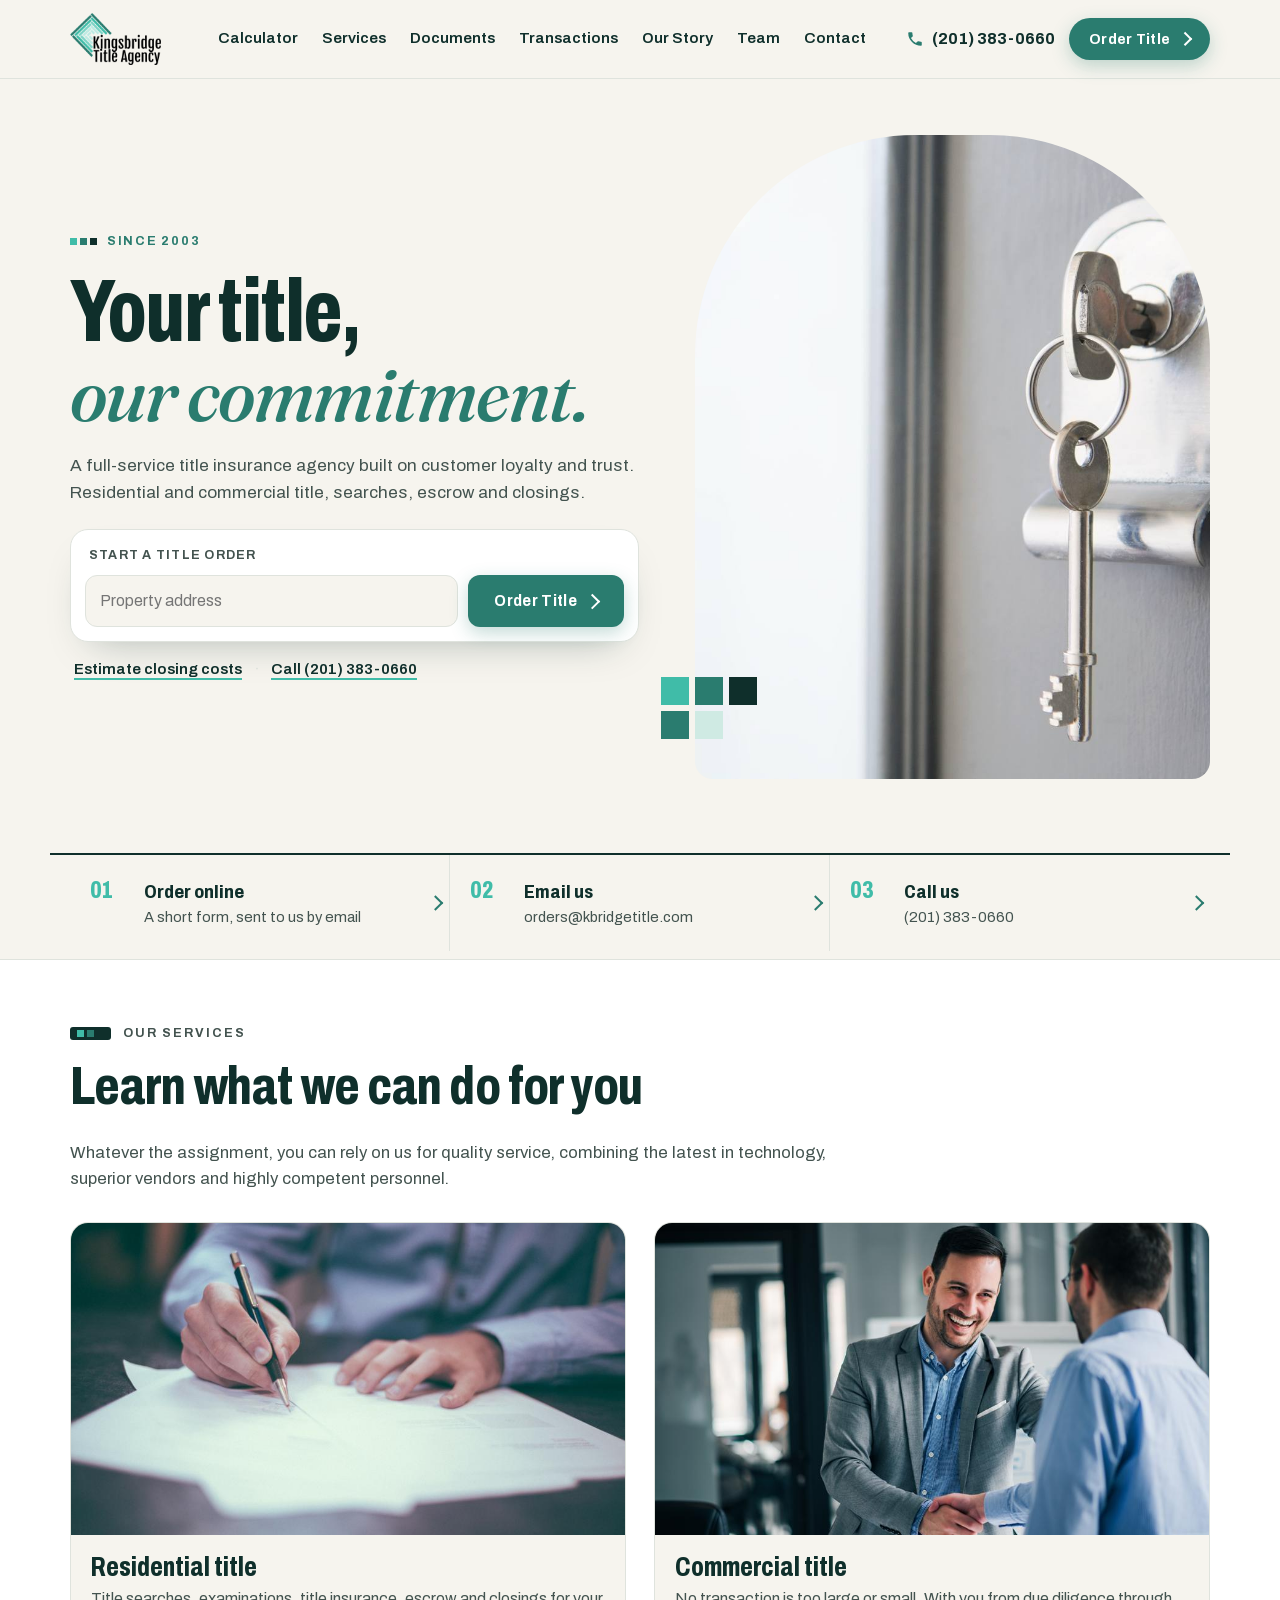
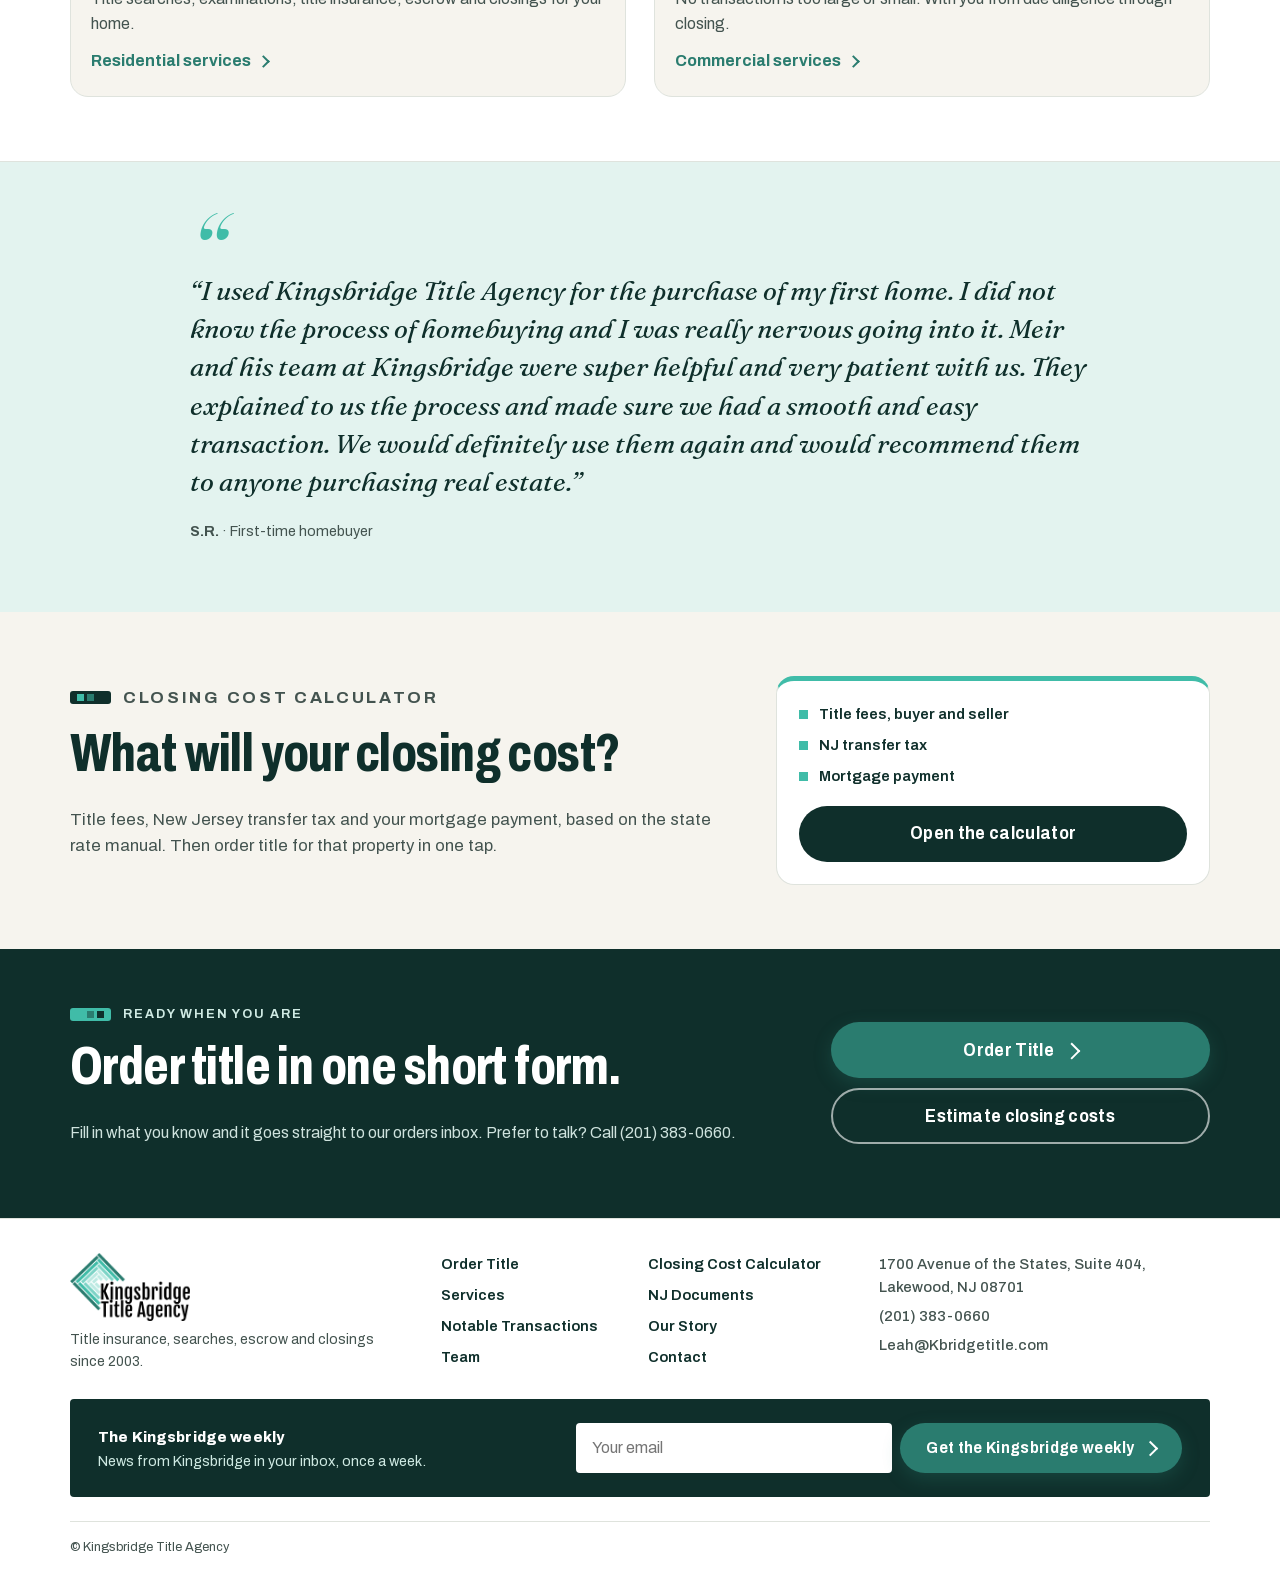
<file: index.html>
<!doctype html>
<html lang="en">
<head>
<meta charset="utf-8">
<meta name="viewport" content="width=device-width, initial-scale=1, viewport-fit=cover">
<title>Kingsbridge Title Agency | Order Title &amp; NJ Closing Cost Calculator</title>
<meta name="description" content="Kingsbridge Title Agency. Order title online and estimate your New Jersey title fees, transfer tax and mortgage payment. Residential and commercial title, searches, escrow and closings since 2003.">
<meta property="og:title" content="Kingsbridge Title Agency | Order Title &amp; NJ Closing Cost Calculator">
<meta property="og:description" content="Kingsbridge Title Agency. Order title online and estimate your New Jersey title fees, transfer tax and mortgage payment. Residential and commercial title, searches, escrow and closings since 2003.">
<meta property="og:image" content="og.png">
<meta name="theme-color" content="#0f2f2b">
<link rel="icon" href="favicon.png" type="image/png">
<link rel="preload" href="fonts/archivo.woff2" as="font" type="font/woff2" crossorigin>
<link rel="stylesheet" href="styles.css">
<script src="nav.js" defer></script>
<script src="order.js" defer></script>
</head>
<body class="pg-index">
<a class="skip" href="#main">Skip to content</a>
<header class="topbar">
  <div class="wrap bar">
    <a class="brand" href="index.html" aria-label="Kingsbridge Title Agency, home">
      <img src="img/logo.png" alt="Kingsbridge Title Agency" width="112" height="64">
    </a>
    <nav class="nav" id="siteNav" aria-label="Main">
      <a href="index.html" class="nav-home" aria-current="page">Home</a>
      <a href="calculator.html">Calculator</a>
      <a href="services.html">Services</a>
      <a href="documents.html">Documents</a>
      <a href="transactions.html">Transactions</a>
      <a href="about.html">Our Story</a>
      <a href="team.html">Team</a>
      <a href="contact.html">Contact</a>
      <a class="nav-order" href="order.html">Order Title</a>
    </nav>
    <div class="bar-actions">
      <a class="bar-call" href="tel:+12013830660" aria-label="Call (201) 383-0660"><svg viewBox="0 0 24 24" aria-hidden="true"><path d="M6.6 10.8a15.1 15.1 0 0 0 6.6 6.6l2.2-2.2a1 1 0 0 1 1-.25 11.4 11.4 0 0 0 3.6.57 1 1 0 0 1 1 1V20a1 1 0 0 1-1 1A17 17 0 0 1 3 4a1 1 0 0 1 1-1h3.5a1 1 0 0 1 1 1c0 1.25.2 2.45.57 3.57a1 1 0 0 1-.25 1z"/></svg><span>(201) 383-0660</span></a>
      <a class="btn btn-order btn-sm bar-order" href="order.html">Order Title</a>
      <button class="menu-btn" type="button" aria-controls="siteNav" aria-expanded="false" aria-label="Open menu"><span></span><span></span><span></span></button>
    </div>
  </div>
</header>

<main id="main">
<section class="hero" aria-labelledby="hero-title">
  <div class="wrap hero-grid">
    <div class="hero-copy">
      <p class="kicker"><span class="tiles" aria-hidden="true"><i></i><i></i><i></i></span>Since 2003</p>
      <h1 id="hero-title">Your title, <em>our commitment.</em></h1>
      <p class="lead">A full-service title insurance agency built on customer loyalty and trust. Residential and commercial title, searches, escrow and closings.</p>
      <form class="quick" id="quickOrder" action="order.html" method="get">
        <label for="quickAddress">Start a title order</label>
        <div class="quick-row">
          <input id="quickAddress" name="address" type="text" autocomplete="street-address" placeholder="Property address">
          <button class="btn btn-order" type="submit">Order Title</button>
        </div>
      </form>
      <p class="hero-alt"><a href="calculator.html">Estimate closing costs</a><span aria-hidden="true">·</span><a href="tel:+12013830660">Call (201) 383-0660</a></p>
    </div>
    <div class="hero-media">
      <picture>
        <source media="(min-width: 900px)" srcset="img/hero-key.jpg">
        <img src="img/hero-key-800.jpg" alt="A key in the front door of a new home" width="900" height="600">
      </picture>
      <div class="mosaic" aria-hidden="true"><i></i><i></i><i></i><i></i><i></i><i></i></div>
    </div>
  </div>
</section>


<section class="ways" aria-label="Ways to order title">
  <div class="wrap ways-grid">
    <a class="way" href="order.html"><span class="way-n">01</span><span class="way-t">Order online</span><span class="way-d">A short form, sent to us by email</span></a>
    <a class="way" href="mailto:orders@kbridgetitle.com?subject=Title%20order" data-order-email="?subject=Title%20order"><span class="way-n">02</span><span class="way-t">Email us</span><span class="way-d"><span class="order-email">orders@kbridgetitle.com</span></span></a>
    <a class="way" href="tel:+12013830660"><span class="way-n">03</span><span class="way-t">Call us</span><span class="way-d">(201) 383-0660</span></a>
  </div>
</section>


<section class="services svc-teaser" aria-labelledby="svc-title">
  <div class="wrap">
    <div class="section-head">
      <p class="label"><span class="tiles" aria-hidden="true"><i></i><i></i><i></i></span>Our services</p>
      <h2 id="svc-title">Learn what we can do for you</h2>
      <p>Whatever the assignment, you can rely on us for quality service, combining the latest in technology, superior vendors and highly competent personnel.</p>
    </div>
    <div class="teaser-grid">
      <a class="teaser" href="services.html#residential">
        <img src="img/signing.jpg" alt="Signing closing documents" width="900" height="601" loading="lazy">
        <span class="teaser-body"><span class="teaser-t">Residential title</span><span class="teaser-d">Title searches, examinations, title insurance, escrow and closings for your home.</span><span class="more">Residential services</span></span>
      </a>
      <a class="teaser" href="services.html#commercial">
        <img src="img/handshake.jpg" alt="A handshake across a table" width="900" height="601" loading="lazy">
        <span class="teaser-body"><span class="teaser-t">Commercial title</span><span class="teaser-d">No transaction is too large or small. With you from due diligence through closing.</span><span class="more">Commercial services</span></span>
      </a>
    </div>
  </div>
</section>
<section class="quote-band" aria-label="What our clients say">
  <div class="wrap">
    <figure class="quote">
      <blockquote>
        <p>“I used Kingsbridge Title Agency for the purchase of my first home. I did not know the process of homebuying and I was really nervous going into it. Meir and his team at Kingsbridge were super helpful and very patient with us. They explained to us the process and made sure we had a smooth and easy transaction. We would definitely use them again and would recommend them to anyone purchasing real estate.”</p>
      </blockquote>
      <figcaption><strong>S.R.</strong> · First-time homebuyer</figcaption>
    </figure>
  </div>
</section>


<section class="calc-cta" aria-labelledby="calccta-title">
  <div class="wrap calc-cta-grid">
    <div>
      <p class="label"><span class="tiles" aria-hidden="true"><i></i><i></i><i></i></span>Closing cost calculator</p>
      <h2 id="calccta-title">What will your closing cost?</h2>
      <p>Title fees, New Jersey transfer tax and your mortgage payment, based on the state rate manual. Then order title for that property in one tap.</p>
    </div>
    <div class="calc-cta-card">
      <ul class="ticks one"><li>Title fees, buyer and seller</li><li>NJ transfer tax</li><li>Mortgage payment</li></ul>
      <a class="btn btn-dark btn-block btn-lg" href="calculator.html">Open the calculator</a>
    </div>
  </div>
</section>
<section class="cta-band" aria-labelledby="cta-title">
  <div class="wrap cta-grid">
    <div>
      <p class="label light"><span class="tiles" aria-hidden="true"><i></i><i></i><i></i></span>Ready when you are</p>
      <h2 id="cta-title">Order title in one short form.</h2>
      <p>Fill in what you know and it goes straight to our orders inbox. Prefer to talk? Call (201) 383-0660.</p>
    </div>
    <div class="cta-actions">
      <a class="btn btn-order btn-lg" href="order.html">Order Title</a>
      <a class="btn btn-line-light btn-lg" href="calculator.html">Estimate closing costs</a>
    </div>
  </div>
</section>
</main>

<footer class="footer">
  <div class="wrap foot">
    <div class="foot-brand">
      <img src="img/logo.png" alt="Kingsbridge Title Agency" width="140" height="80">
      <p>Title insurance, searches, escrow and closings since 2003.</p>
    </div>
    <nav class="foot-nav" aria-label="Footer">
      <a href="order.html">Order Title</a><a href="calculator.html">Closing Cost Calculator</a><a href="services.html">Services</a><a href="documents.html">NJ Documents</a><a href="transactions.html">Notable Transactions</a><a href="about.html">Our Story</a><a href="team.html">Team</a><a href="contact.html">Contact</a>
    </nav>
    <address class="foot-contact">
      <a href="https://maps.apple.com/?q=1700+Avenue+of+the+States+Suite+404+Lakewood+NJ+08701">1700 Avenue of the States, Suite 404, Lakewood, NJ 08701</a>
      <a href="tel:+12013830660">(201) 383-0660</a>
      <a href="mailto:Leah@Kbridgetitle.com">Leah@Kbridgetitle.com</a>
    </address>
  </div>
  <div class="wrap">
    <form class="news" id="newsForm" action="mailto:orders@kbridgetitle.com?subject=Newsletter%20signup" method="post" enctype="text/plain" novalidate>
      <div class="news-text">
        <p class="news-h"><label for="newsEmail">The Kingsbridge weekly</label></p>
        <p>News from Kingsbridge in your inbox, once a week.</p>
      </div>
      <div class="news-row">
        <input id="newsEmail" name="EMAIL" type="email" autocomplete="email" inputmode="email" placeholder="Your email" required>
        <button class="btn btn-order" type="submit">Get the Kingsbridge weekly</button>
      </div>
      <p class="news-msg" id="newsMsg" role="status" hidden></p>
    </form>
  </div>
  <div class="wrap"><p class="copy">© Kingsbridge Title Agency</p></div>
</footer>

<div class="dock" aria-label="Quick actions">
  <a class="btn btn-order" href="order.html">Order Title</a>
  <a class="btn btn-line-light" href="tel:+12013830660">Call</a>
</div>
</body>
</html>
</file>
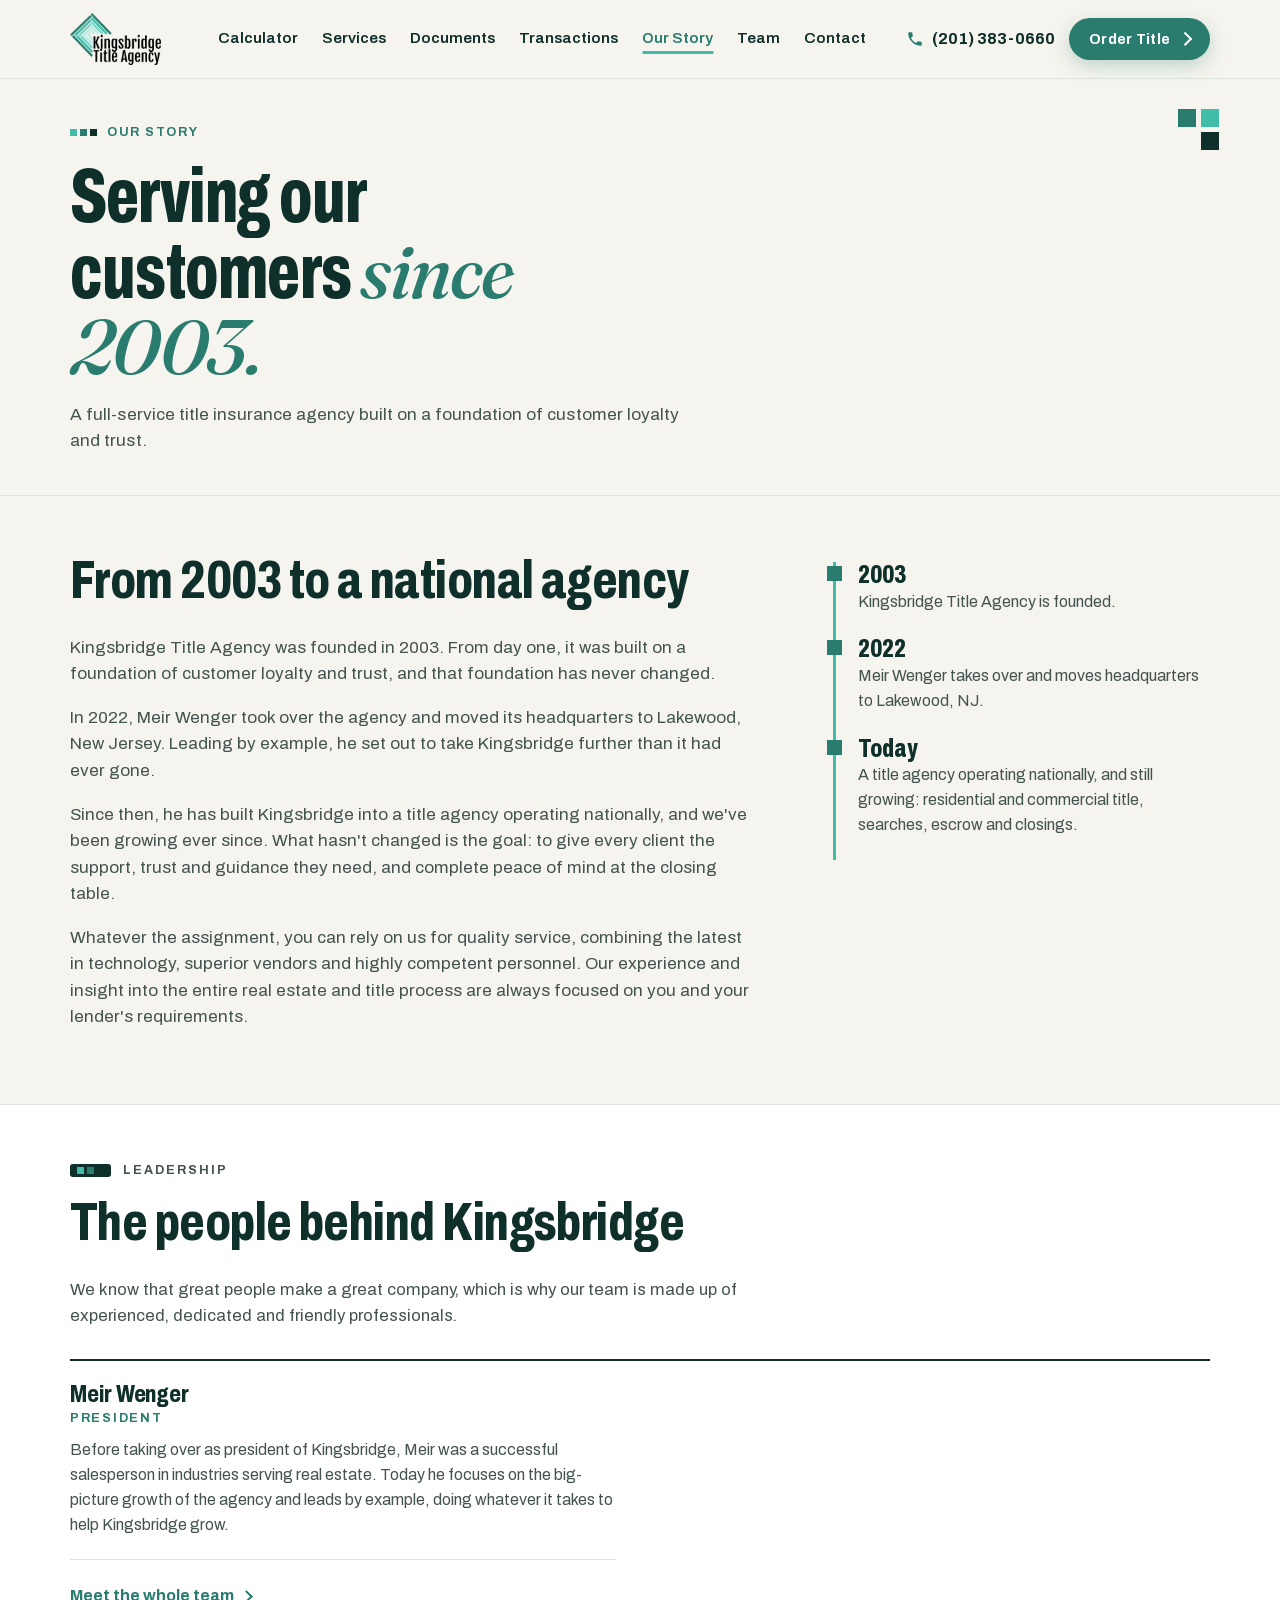
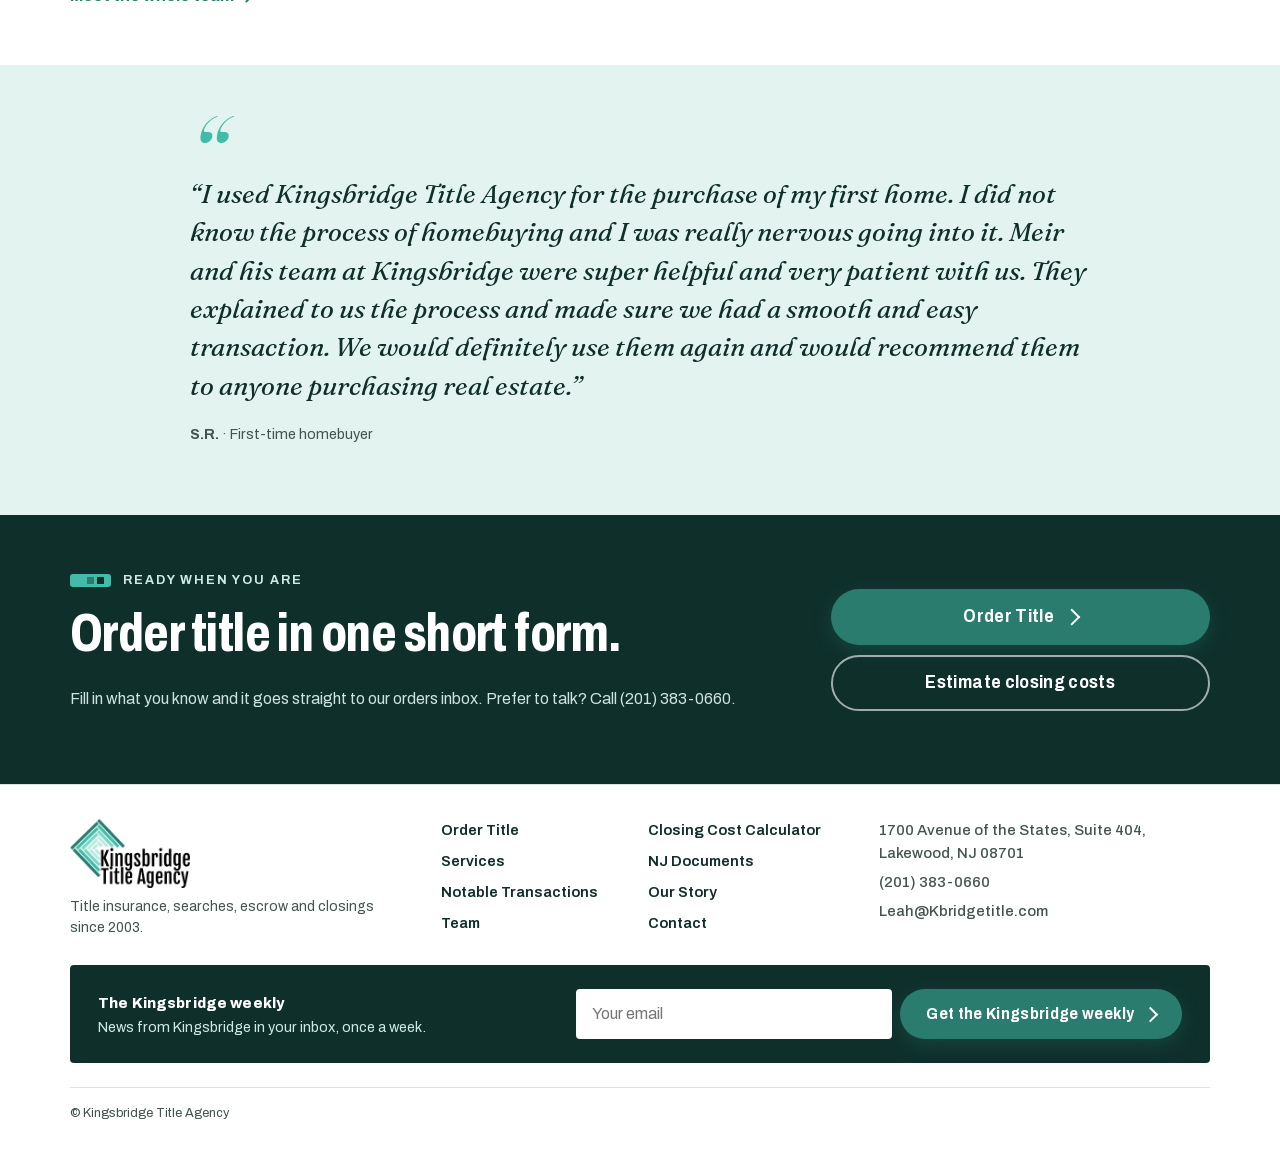
<file: about.html>
<!doctype html>
<html lang="en">
<head>
<meta charset="utf-8">
<meta name="viewport" content="width=device-width, initial-scale=1, viewport-fit=cover">
<title>Our Story | Kingsbridge Title Agency</title>
<meta name="description" content="Founded in 2003 and led since 2022 by Meir Wenger, Kingsbridge Title Agency is a full-service title agency headquartered in Lakewood, NJ and operating nationally.">
<meta property="og:title" content="Our Story | Kingsbridge Title Agency">
<meta property="og:description" content="Founded in 2003 and led since 2022 by Meir Wenger, Kingsbridge Title Agency is a full-service title agency headquartered in Lakewood, NJ and operating nationally.">
<meta property="og:image" content="og.png">
<meta name="theme-color" content="#0f2f2b">
<link rel="icon" href="favicon.png" type="image/png">
<link rel="preload" href="fonts/archivo.woff2" as="font" type="font/woff2" crossorigin>
<link rel="stylesheet" href="styles.css">
<script src="nav.js" defer></script>
<script src="order.js" defer></script>
</head>
<body class="pg-about">
<a class="skip" href="#main">Skip to content</a>
<header class="topbar">
  <div class="wrap bar">
    <a class="brand" href="index.html" aria-label="Kingsbridge Title Agency, home">
      <img src="img/logo.png" alt="Kingsbridge Title Agency" width="112" height="64">
    </a>
    <nav class="nav" id="siteNav" aria-label="Main">
      <a href="index.html" class="nav-home">Home</a>
      <a href="calculator.html">Calculator</a>
      <a href="services.html">Services</a>
      <a href="documents.html">Documents</a>
      <a href="transactions.html">Transactions</a>
      <a href="about.html" aria-current="page">Our Story</a>
      <a href="team.html">Team</a>
      <a href="contact.html">Contact</a>
      <a class="nav-order" href="order.html">Order Title</a>
    </nav>
    <div class="bar-actions">
      <a class="bar-call" href="tel:+12013830660" aria-label="Call (201) 383-0660"><svg viewBox="0 0 24 24" aria-hidden="true"><path d="M6.6 10.8a15.1 15.1 0 0 0 6.6 6.6l2.2-2.2a1 1 0 0 1 1-.25 11.4 11.4 0 0 0 3.6.57 1 1 0 0 1 1 1V20a1 1 0 0 1-1 1A17 17 0 0 1 3 4a1 1 0 0 1 1-1h3.5a1 1 0 0 1 1 1c0 1.25.2 2.45.57 3.57a1 1 0 0 1-.25 1z"/></svg><span>(201) 383-0660</span></a>
      <a class="btn btn-order btn-sm bar-order" href="order.html">Order Title</a>
      <button class="menu-btn" type="button" aria-controls="siteNav" aria-expanded="false" aria-label="Open menu"><span></span><span></span><span></span></button>
    </div>
  </div>
</header>

<main id="main">
<section class="page-head" aria-labelledby="page-title">
  <div class="wrap">
    <p class="kicker"><span class="tiles" aria-hidden="true"><i></i><i></i><i></i></span>Our story</p>
    <h1 id="page-title">Serving our customers <em>since 2003.</em></h1>
    <p class="lead">A full-service title insurance agency built on a foundation of customer loyalty and trust.</p>
  </div>
</section>
<section class="story" aria-labelledby="story-title">
  <div class="wrap story-grid">
    <div class="story-copy">
      <h2 id="story-title">From 2003 to a national agency</h2>
      <p>Kingsbridge Title Agency was founded in 2003. From day one, it was built on a foundation of customer loyalty and trust, and that foundation has never changed.</p>
      <p>In 2022, Meir Wenger took over the agency and moved its headquarters to Lakewood, New Jersey. Leading by example, he set out to take Kingsbridge further than it had ever gone.</p>
      <p>Since then, he has built Kingsbridge into a title agency operating nationally, and we've been growing ever since. What hasn't changed is the goal: to give every client the support, trust and guidance they need, and complete peace of mind at the closing table.</p>
      <p>Whatever the assignment, you can rely on us for quality service, combining the latest in technology, superior vendors and highly competent personnel. Our experience and insight into the entire real estate and title process are always focused on you and your lender's requirements.</p>
    </div>
    <aside class="story-side" aria-label="Kingsbridge at a glance">
      <ol class="timeline">
        <li><span class="yr">2003</span><span class="ev">Kingsbridge Title Agency is founded.</span></li>
        <li><span class="yr">2022</span><span class="ev">Meir Wenger takes over and moves headquarters to Lakewood, NJ.</span></li>
        <li><span class="yr">Today</span><span class="ev">A title agency operating nationally, and still growing: residential and commercial title, searches, escrow and closings.</span></li>
      </ol>
    </aside>
  </div>
</section>

<section class="leaders" aria-labelledby="lead-title">
  <div class="wrap">
    <div class="section-head">
      <p class="label"><span class="tiles" aria-hidden="true"><i></i><i></i><i></i></span>Leadership</p>
      <h2 id="lead-title">The people behind Kingsbridge</h2>
      <p>We know that great people make a great company, which is why our team is made up of experienced, dedicated and friendly professionals.</p>
    </div>
    <div class="team-lead">
      <article class="person">
        <h3>Meir Wenger</h3>
        <p class="role">President</p>
        <p>Before taking over as president of Kingsbridge, Meir was a successful salesperson in industries serving real estate. Today he focuses on the big-picture growth of the agency and leads by example, doing whatever it takes to help Kingsbridge grow.</p>
      </article>
    </div>
    <p class="more-row"><a class="more" href="team.html">Meet the whole team</a></p>
  </div>
</section>
<section class="quote-band" aria-label="What our clients say">
  <div class="wrap">
    <figure class="quote">
      <blockquote>
        <p>“I used Kingsbridge Title Agency for the purchase of my first home. I did not know the process of homebuying and I was really nervous going into it. Meir and his team at Kingsbridge were super helpful and very patient with us. They explained to us the process and made sure we had a smooth and easy transaction. We would definitely use them again and would recommend them to anyone purchasing real estate.”</p>
      </blockquote>
      <figcaption><strong>S.R.</strong> · First-time homebuyer</figcaption>
    </figure>
  </div>
</section>

<section class="cta-band" aria-labelledby="cta-title">
  <div class="wrap cta-grid">
    <div>
      <p class="label light"><span class="tiles" aria-hidden="true"><i></i><i></i><i></i></span>Ready when you are</p>
      <h2 id="cta-title">Order title in one short form.</h2>
      <p>Fill in what you know and it goes straight to our orders inbox. Prefer to talk? Call (201) 383-0660.</p>
    </div>
    <div class="cta-actions">
      <a class="btn btn-order btn-lg" href="order.html">Order Title</a>
      <a class="btn btn-line-light btn-lg" href="calculator.html">Estimate closing costs</a>
    </div>
  </div>
</section>
</main>

<footer class="footer">
  <div class="wrap foot">
    <div class="foot-brand">
      <img src="img/logo.png" alt="Kingsbridge Title Agency" width="140" height="80">
      <p>Title insurance, searches, escrow and closings since 2003.</p>
    </div>
    <nav class="foot-nav" aria-label="Footer">
      <a href="order.html">Order Title</a><a href="calculator.html">Closing Cost Calculator</a><a href="services.html">Services</a><a href="documents.html">NJ Documents</a><a href="transactions.html">Notable Transactions</a><a href="about.html">Our Story</a><a href="team.html">Team</a><a href="contact.html">Contact</a>
    </nav>
    <address class="foot-contact">
      <a href="https://maps.apple.com/?q=1700+Avenue+of+the+States+Suite+404+Lakewood+NJ+08701">1700 Avenue of the States, Suite 404, Lakewood, NJ 08701</a>
      <a href="tel:+12013830660">(201) 383-0660</a>
      <a href="mailto:Leah@Kbridgetitle.com">Leah@Kbridgetitle.com</a>
    </address>
  </div>
  <div class="wrap">
    <form class="news" id="newsForm" action="mailto:orders@kbridgetitle.com?subject=Newsletter%20signup" method="post" enctype="text/plain" novalidate>
      <div class="news-text">
        <p class="news-h"><label for="newsEmail">The Kingsbridge weekly</label></p>
        <p>News from Kingsbridge in your inbox, once a week.</p>
      </div>
      <div class="news-row">
        <input id="newsEmail" name="EMAIL" type="email" autocomplete="email" inputmode="email" placeholder="Your email" required>
        <button class="btn btn-order" type="submit">Get the Kingsbridge weekly</button>
      </div>
      <p class="news-msg" id="newsMsg" role="status" hidden></p>
    </form>
  </div>
  <div class="wrap"><p class="copy">© Kingsbridge Title Agency</p></div>
</footer>

<div class="dock" aria-label="Quick actions">
  <a class="btn btn-order" href="order.html">Order Title</a>
  <a class="btn btn-line-light" href="tel:+12013830660">Call</a>
</div>
</body>
</html>
</file>
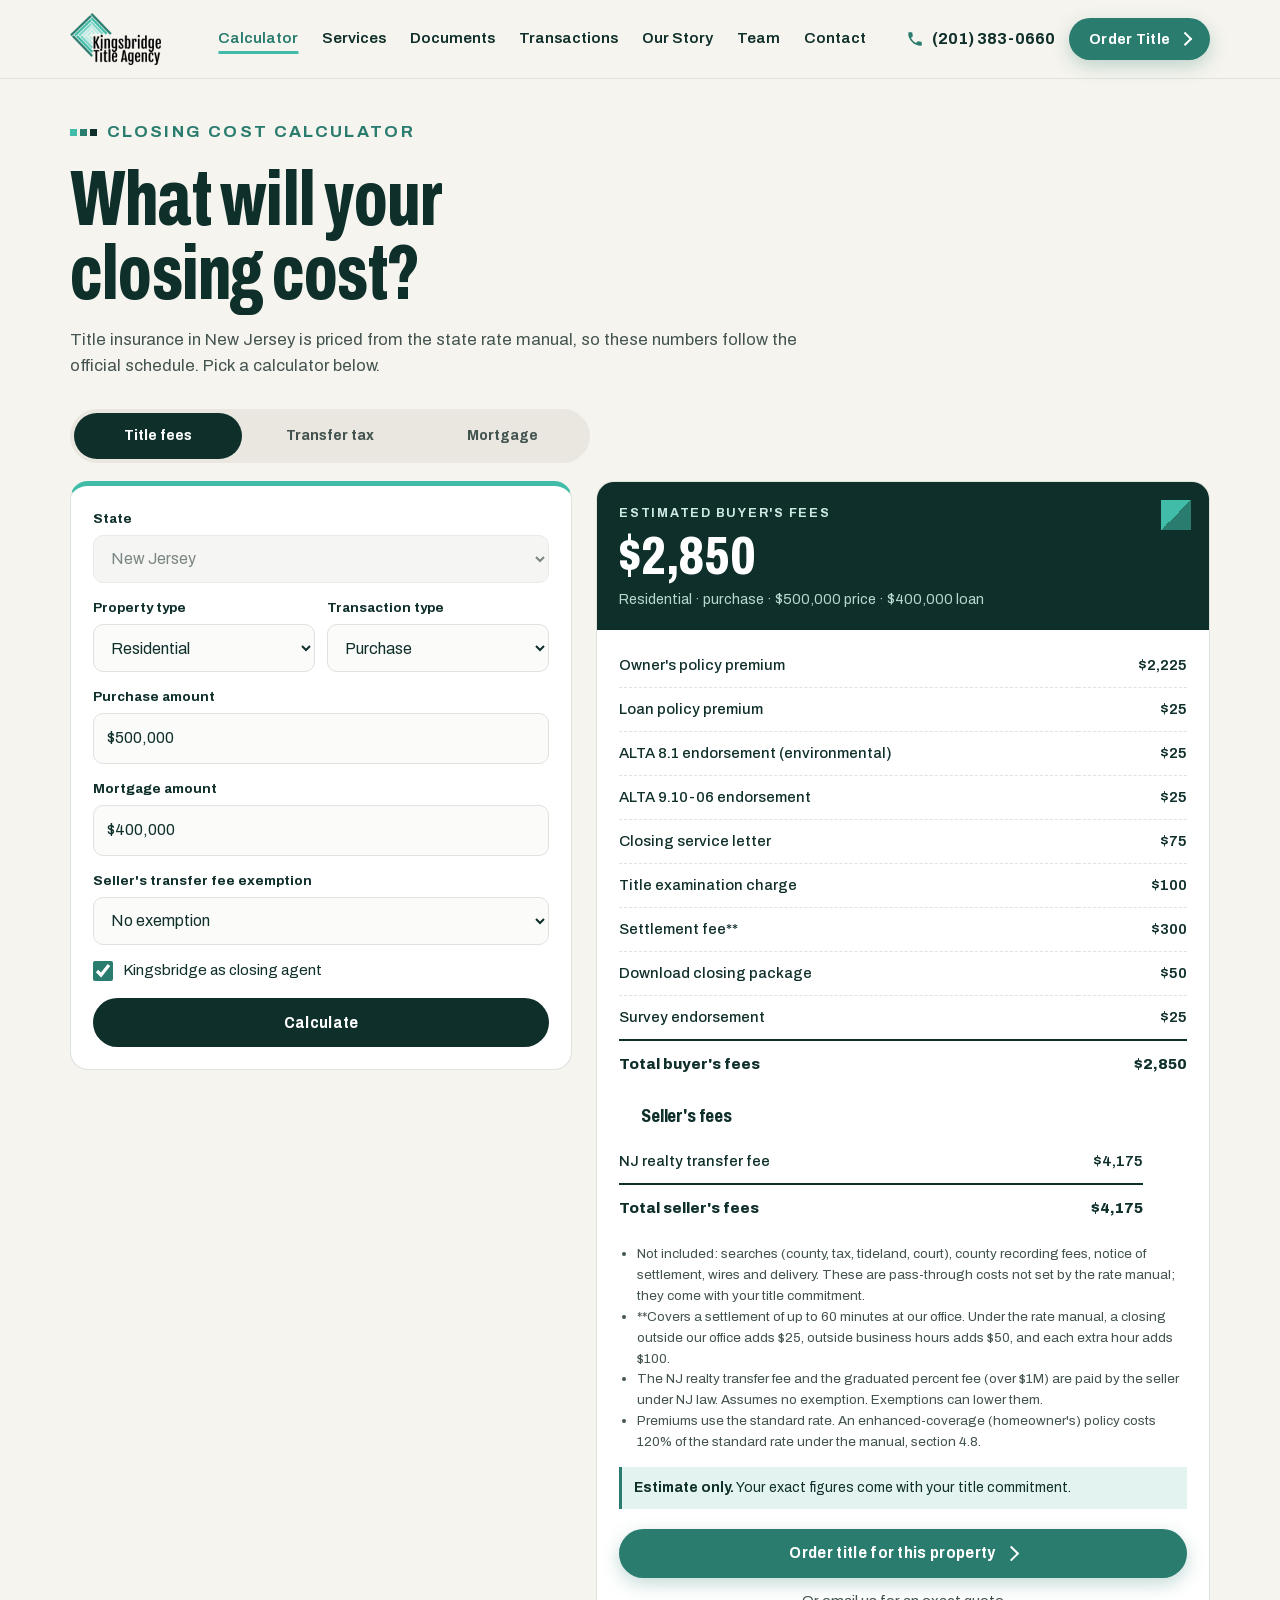
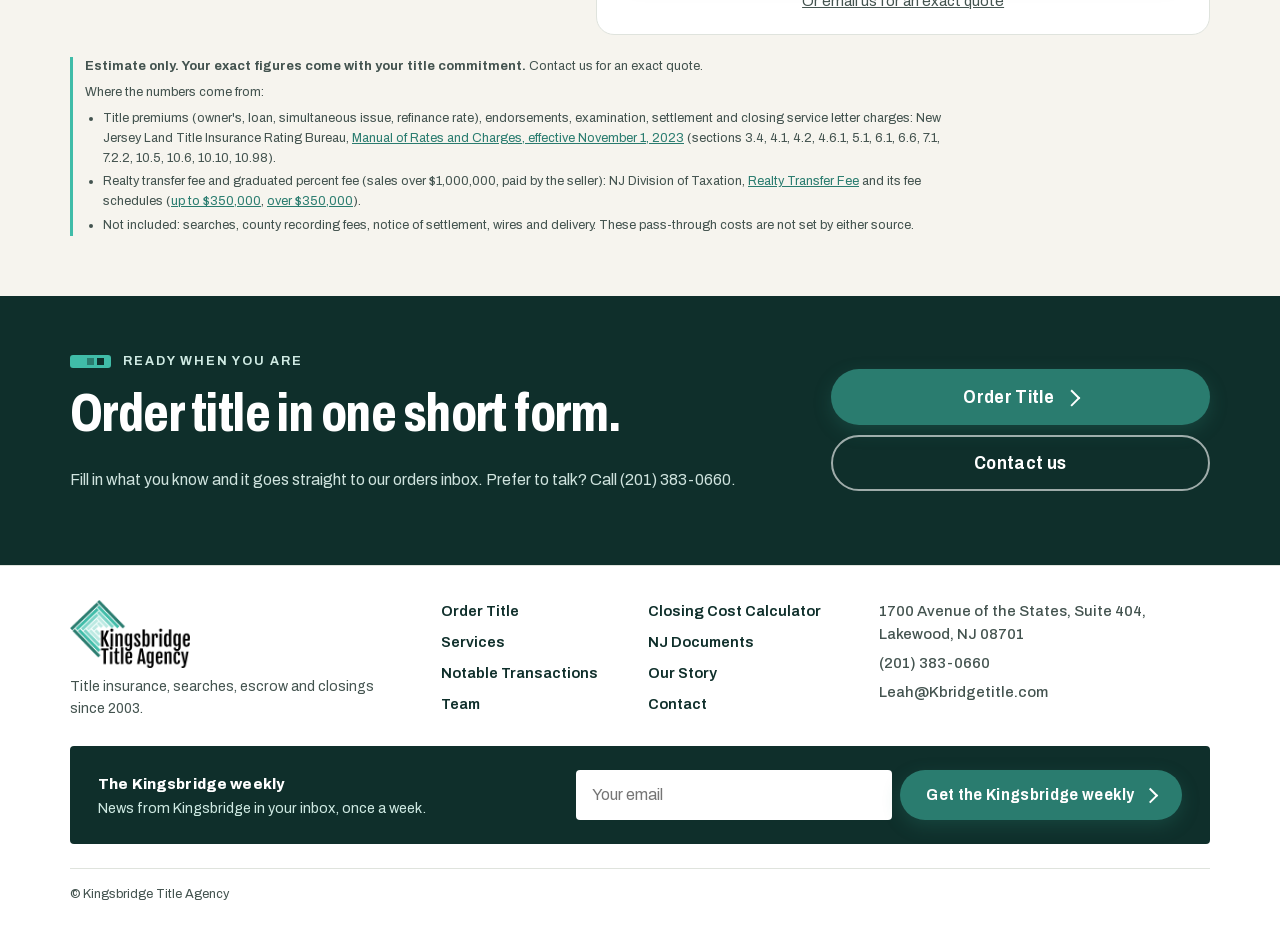
<file: calculator.html>
<!doctype html>
<html lang="en">
<head>
<meta charset="utf-8">
<meta name="viewport" content="width=device-width, initial-scale=1, viewport-fit=cover">
<title>NJ Closing Cost Calculator | Kingsbridge Title Agency</title>
<meta name="description" content="Estimate New Jersey title insurance, closing fees, realty transfer tax and your mortgage payment, based on the NJ title rate manual.">
<meta property="og:title" content="NJ Closing Cost Calculator | Kingsbridge Title Agency">
<meta property="og:description" content="Estimate New Jersey title insurance, closing fees, realty transfer tax and your mortgage payment, based on the NJ title rate manual.">
<meta property="og:image" content="og.png">
<meta name="theme-color" content="#0f2f2b">
<link rel="icon" href="favicon.png" type="image/png">
<link rel="preload" href="fonts/archivo.woff2" as="font" type="font/woff2" crossorigin>
<link rel="stylesheet" href="styles.css">
<script src="calc.js" defer></script>
<script src="script.js" defer></script>
<script src="nav.js" defer></script>
<script src="order.js" defer></script>
</head>
<body class="pg-calculator">
<a class="skip" href="#main">Skip to content</a>
<header class="topbar">
  <div class="wrap bar">
    <a class="brand" href="index.html" aria-label="Kingsbridge Title Agency, home">
      <img src="img/logo.png" alt="Kingsbridge Title Agency" width="112" height="64">
    </a>
    <nav class="nav" id="siteNav" aria-label="Main">
      <a href="index.html" class="nav-home">Home</a>
      <a href="calculator.html" aria-current="page">Calculator</a>
      <a href="services.html">Services</a>
      <a href="documents.html">Documents</a>
      <a href="transactions.html">Transactions</a>
      <a href="about.html">Our Story</a>
      <a href="team.html">Team</a>
      <a href="contact.html">Contact</a>
      <a class="nav-order" href="order.html">Order Title</a>
    </nav>
    <div class="bar-actions">
      <a class="bar-call" href="tel:+12013830660" aria-label="Call (201) 383-0660"><svg viewBox="0 0 24 24" aria-hidden="true"><path d="M6.6 10.8a15.1 15.1 0 0 0 6.6 6.6l2.2-2.2a1 1 0 0 1 1-.25 11.4 11.4 0 0 0 3.6.57 1 1 0 0 1 1 1V20a1 1 0 0 1-1 1A17 17 0 0 1 3 4a1 1 0 0 1 1-1h3.5a1 1 0 0 1 1 1c0 1.25.2 2.45.57 3.57a1 1 0 0 1-.25 1z"/></svg><span>(201) 383-0660</span></a>
      <a class="btn btn-order btn-sm bar-order" href="order.html">Order Title</a>
      <button class="menu-btn" type="button" aria-controls="siteNav" aria-expanded="false" aria-label="Open menu"><span></span><span></span><span></span></button>
    </div>
  </div>
</header>

<main id="main">
<section id="calculator" class="calc-section calc-page" aria-labelledby="calc-title">
  <div class="wrap">
    <div class="section-head">
      <p class="kicker"><span class="tiles" aria-hidden="true"><i></i><i></i><i></i></span>Closing cost calculator</p>
      <h1 id="calc-title">What will your closing cost?</h1>
      <p>Title insurance in New Jersey is priced from the state rate manual, so these numbers follow the official schedule. Pick a calculator below.</p>
    </div>

    <div class="tabs" role="tablist" aria-label="Calculators">
      <button class="tab" role="tab" id="tab-title" aria-controls="panel-title" aria-selected="true">Title fees</button>
      <button class="tab" role="tab" id="tab-transfer" aria-controls="panel-transfer" aria-selected="false" tabindex="-1">Transfer tax</button>
      <button class="tab" role="tab" id="tab-mortgage" aria-controls="panel-mortgage" aria-selected="false" tabindex="-1">Mortgage</button>
    </div>

    <!-- Title fee calculator -->
    <div class="panel" role="tabpanel" id="panel-title" aria-labelledby="tab-title">
      <div class="calc-grid">
        <form class="card form" id="titleForm" novalidate>
          <div class="field">
            <label for="tcState">State</label>
            <select id="tcState" disabled><option>New Jersey</option></select>
          </div>
          <div class="row2">
            <div class="field">
              <label for="tcProperty">Property type</label>
              <select id="tcProperty">
                <option value="residential">Residential</option>
                <option value="commercial">Commercial / other</option>
              </select>
            </div>
            <div class="field">
              <label for="tcType">Transaction type</label>
              <select id="tcType">
                <option value="purchase">Purchase</option>
                <option value="refinance">Refinance</option>
              </select>
            </div>
          </div>
          <div class="field" id="wrapPrice">
            <label for="tcPrice">Purchase amount</label>
            <input id="tcPrice" class="money" type="text" inputmode="numeric" autocomplete="off" placeholder="$0" value="$500,000">
          </div>
          <div class="field">
            <label for="tcLoan" id="lblLoan">Mortgage amount</label>
            <input id="tcLoan" class="money" type="text" inputmode="numeric" autocomplete="off" placeholder="$0 for a cash purchase" value="$400,000">
          </div>
          <div class="field" id="wrapExisting" hidden>
            <label for="tcExisting">Existing mortgage being refinanced</label>
            <input id="tcExisting" class="money" type="text" inputmode="numeric" autocomplete="off" placeholder="$0">
            <small>The original amount of the mortgage you are paying off. That part gets the lower refinance rate.</small>
          </div>
          <div class="field" id="wrapExempt">
            <label for="tcExempt">Seller's transfer fee exemption</label>
            <select id="tcExempt">
              <option value="none">No exemption</option>
              <option value="partial">Senior citizen, blind or disabled</option>
              <option value="partial">Low and moderate income housing</option>
            </select>
          </div>
          <label class="check"><input type="checkbox" id="tcAgent" checked> <span>Kingsbridge as closing agent</span></label>
          <button class="btn btn-dark btn-block" type="submit">Calculate</button>
        </form>

        <div class="card results" id="titleResults" aria-live="polite">
          <div class="res-head">
            <p class="res-label">Estimated buyer's fees</p>
            <p class="res-total" id="buyerTotal">$0</p>
            <p class="res-sub" id="resSummary"></p>
          </div>
          <table class="fees">
            <caption class="vh">Buyer's fees</caption>
            <tbody id="buyerTable"></tbody>
            <tfoot><tr><th scope="row">Total buyer's fees</th><td id="buyerTotal2">$0</td></tr></tfoot>
          </table>
          <div id="sellerWrap" hidden>
            <h3 class="fees-h">Seller's fees</h3>
            <table class="fees">
              <caption class="vh">Seller's fees</caption>
              <tbody id="sellerTable"></tbody>
              <tfoot><tr><th scope="row">Total seller's fees</th><td id="sellerTotal">$0</td></tr></tfoot>
            </table>
          </div>
          <ul class="notes" id="notes"></ul>
          <p class="legend legend-est"><strong>Estimate only.</strong> Your exact figures come with your title commitment.</p>
          <div class="res-cta">
            <a class="btn btn-order btn-block" href="order.html" id="orderFromCalc">Order title for this property</a>
            <a class="textlink" href="mailto:Leah@Kbridgetitle.com?subject=Title%20quote%20request">Or email us for an exact quote</a>
          </div>
        </div>
      </div>
    </div>

    <!-- Transfer tax -->
    <div class="panel" role="tabpanel" id="panel-transfer" aria-labelledby="tab-transfer" hidden>
      <div class="calc-grid">
        <form class="card form" id="ttForm" novalidate>
          <div class="field">
            <label for="ttAmount">Sale amount</label>
            <input id="ttAmount" class="money" type="text" inputmode="numeric" autocomplete="off" value="$500,000">
          </div>
          <div class="field">
            <label for="ttExempt">Exemption</label>
            <select id="ttExempt">
              <option value="none">No exemption</option>
              <option value="partial">Senior citizen, blind or disabled</option>
              <option value="partial">Low and moderate income housing</option>
            </select>
          </div>
          <label class="check"><input type="checkbox" id="ttGpf" checked> <span>Graduated percent fee applies (sales over $1,000,000)</span></label>
          <p class="help">In New Jersey the seller pays the realty transfer fee and the graduated percent fee. Ask your attorney whether an exemption applies.</p>
          <button class="btn btn-dark btn-block" type="submit">Calculate</button>
        </form>
        <div class="card results" aria-live="polite">
          <div class="res-head">
            <p class="res-label">Estimated seller's transfer tax</p>
            <p class="res-total" id="ttTotal">$0</p>
          </div>
          <table class="fees"><tbody>
            <tr><th scope="row">Realty transfer fee</th><td id="ttRtf">$0</td></tr>
            <tr><th scope="row">Graduated percent fee</th><td id="ttGp">$0</td></tr>
          </tbody><tfoot><tr><th scope="row">Total</th><td id="ttTotal2">$0</td></tr></tfoot></table>
          <p class="fine">Rates from the NJ Division of Taxation realty transfer fee schedule. The graduated percent fee is 1% to 3.5% of the full price on Class 2 residential, Class 4A commercial and certain other transfers over $1 million.</p>
        </div>
      </div>
    </div>

    <!-- Mortgage -->
    <div class="panel" role="tabpanel" id="panel-mortgage" aria-labelledby="tab-mortgage" hidden>
      <div class="calc-grid">
        <form class="card form" id="mgForm" novalidate>
          <div class="field">
            <label for="mgAmount">Mortgage amount</label>
            <input id="mgAmount" class="money" type="text" inputmode="numeric" autocomplete="off" value="$400,000">
          </div>
          <div class="row2">
            <div class="field">
              <label for="mgRate">Interest rate %</label>
              <input id="mgRate" type="text" inputmode="decimal" autocomplete="off" value="6.5">
            </div>
            <div class="field">
              <label for="mgYears">Length</label>
              <select id="mgYears">
                <option value="40">40 years</option><option value="30" selected>30 years</option><option value="25">25 years</option>
                <option value="20">20 years</option><option value="15">15 years</option><option value="10">10 years</option><option value="5">5 years</option>
              </select>
            </div>
          </div>
          <div class="field">
            <label for="mgYear">First payment year</label>
            <input id="mgYear" type="text" inputmode="numeric" autocomplete="off" value="2026">
          </div>
          <button class="btn btn-dark btn-block" type="submit">Calculate</button>
        </form>
        <div class="card results" aria-live="polite">
          <div class="res-head">
            <p class="res-label">Monthly payment (principal and interest)</p>
            <p class="res-total" id="mgPay">$0</p>
            <p class="res-sub">Total interest paid: <strong id="mgInt">$0</strong></p>
          </div>
          <details class="amort">
            <summary>Yearly amortization table</summary>
            <div class="table-scroll">
              <table class="amort-t"><thead><tr><th scope="col">Year</th><th scope="col">Interest</th><th scope="col">Principal</th><th scope="col">Balance</th></tr></thead><tbody id="mgTable"></tbody></table>
            </div>
          </details>
          <p class="fine">Does not include taxes, insurance or mortgage insurance.</p>
        </div>
      </div>
    </div>

    <div class="disclaimer sources" id="rateSource">
      <p><strong>Estimate only. Your exact figures come with your title commitment.</strong> Contact us for an exact quote.</p>
      <p>Where the numbers come from:</p>
      <ul>
        <li>Title premiums (owner's, loan, simultaneous issue, refinance rate), endorsements, examination, settlement and closing service letter charges: New Jersey Land Title Insurance Rating Bureau, <a href="https://www.virtualunderwriter.com/-/media/files/virtualunderwriter/imported/pdfs/new-jersey-rate-manual-eff-11-01-2023.pdf" rel="noopener">Manual of Rates and Charges, effective November 1, 2023</a> (sections 3.4, 4.1, 4.2, 4.6.1, 5.1, 6.1, 6.6, 7.1, 7.2.2, 10.5, 10.6, 10.10, 10.98).</li>
        <li>Realty transfer fee and graduated percent fee (sales over $1,000,000, paid by the seller): NJ Division of Taxation, <a href="https://www.nj.gov/treasury/taxation/realty.shtml" rel="noopener">Realty Transfer Fee</a> and its fee schedules (<a href="https://www.nj.gov/treasury/taxation/pdf/lpt/feeschedunder350.pdf" rel="noopener">up to $350,000</a>, <a href="https://www.nj.gov/treasury/taxation/pdf/lpt/feeschedover350.pdf" rel="noopener">over $350,000</a>).</li>
        <li>Not included: searches, county recording fees, notice of settlement, wires and delivery. These pass-through costs are not set by either source.</li>
      </ul>
    </div>
  </div>
</section>


<section class="cta-band" aria-labelledby="cta-title">
  <div class="wrap cta-grid">
    <div>
      <p class="label light"><span class="tiles" aria-hidden="true"><i></i><i></i><i></i></span>Ready when you are</p>
      <h2 id="cta-title">Order title in one short form.</h2>
      <p>Fill in what you know and it goes straight to our orders inbox. Prefer to talk? Call (201) 383-0660.</p>
    </div>
    <div class="cta-actions">
      <a class="btn btn-order btn-lg" href="order.html">Order Title</a>
      <a class="btn btn-line-light btn-lg" href="contact.html">Contact us</a>
    </div>
  </div>
</section>
</main>

<footer class="footer">
  <div class="wrap foot">
    <div class="foot-brand">
      <img src="img/logo.png" alt="Kingsbridge Title Agency" width="140" height="80">
      <p>Title insurance, searches, escrow and closings since 2003.</p>
    </div>
    <nav class="foot-nav" aria-label="Footer">
      <a href="order.html">Order Title</a><a href="calculator.html">Closing Cost Calculator</a><a href="services.html">Services</a><a href="documents.html">NJ Documents</a><a href="transactions.html">Notable Transactions</a><a href="about.html">Our Story</a><a href="team.html">Team</a><a href="contact.html">Contact</a>
    </nav>
    <address class="foot-contact">
      <a href="https://maps.apple.com/?q=1700+Avenue+of+the+States+Suite+404+Lakewood+NJ+08701">1700 Avenue of the States, Suite 404, Lakewood, NJ 08701</a>
      <a href="tel:+12013830660">(201) 383-0660</a>
      <a href="mailto:Leah@Kbridgetitle.com">Leah@Kbridgetitle.com</a>
    </address>
  </div>
  <div class="wrap">
    <form class="news" id="newsForm" action="mailto:orders@kbridgetitle.com?subject=Newsletter%20signup" method="post" enctype="text/plain" novalidate>
      <div class="news-text">
        <p class="news-h"><label for="newsEmail">The Kingsbridge weekly</label></p>
        <p>News from Kingsbridge in your inbox, once a week.</p>
      </div>
      <div class="news-row">
        <input id="newsEmail" name="EMAIL" type="email" autocomplete="email" inputmode="email" placeholder="Your email" required>
        <button class="btn btn-order" type="submit">Get the Kingsbridge weekly</button>
      </div>
      <p class="news-msg" id="newsMsg" role="status" hidden></p>
    </form>
  </div>
  <div class="wrap"><p class="copy">© Kingsbridge Title Agency</p></div>
</footer>

<div class="dock" aria-label="Quick actions">
  <a class="btn btn-order" href="order.html">Order Title</a>
  <a class="btn btn-line-light" href="tel:+12013830660">Call</a>
</div>
</body>
</html>
</file>
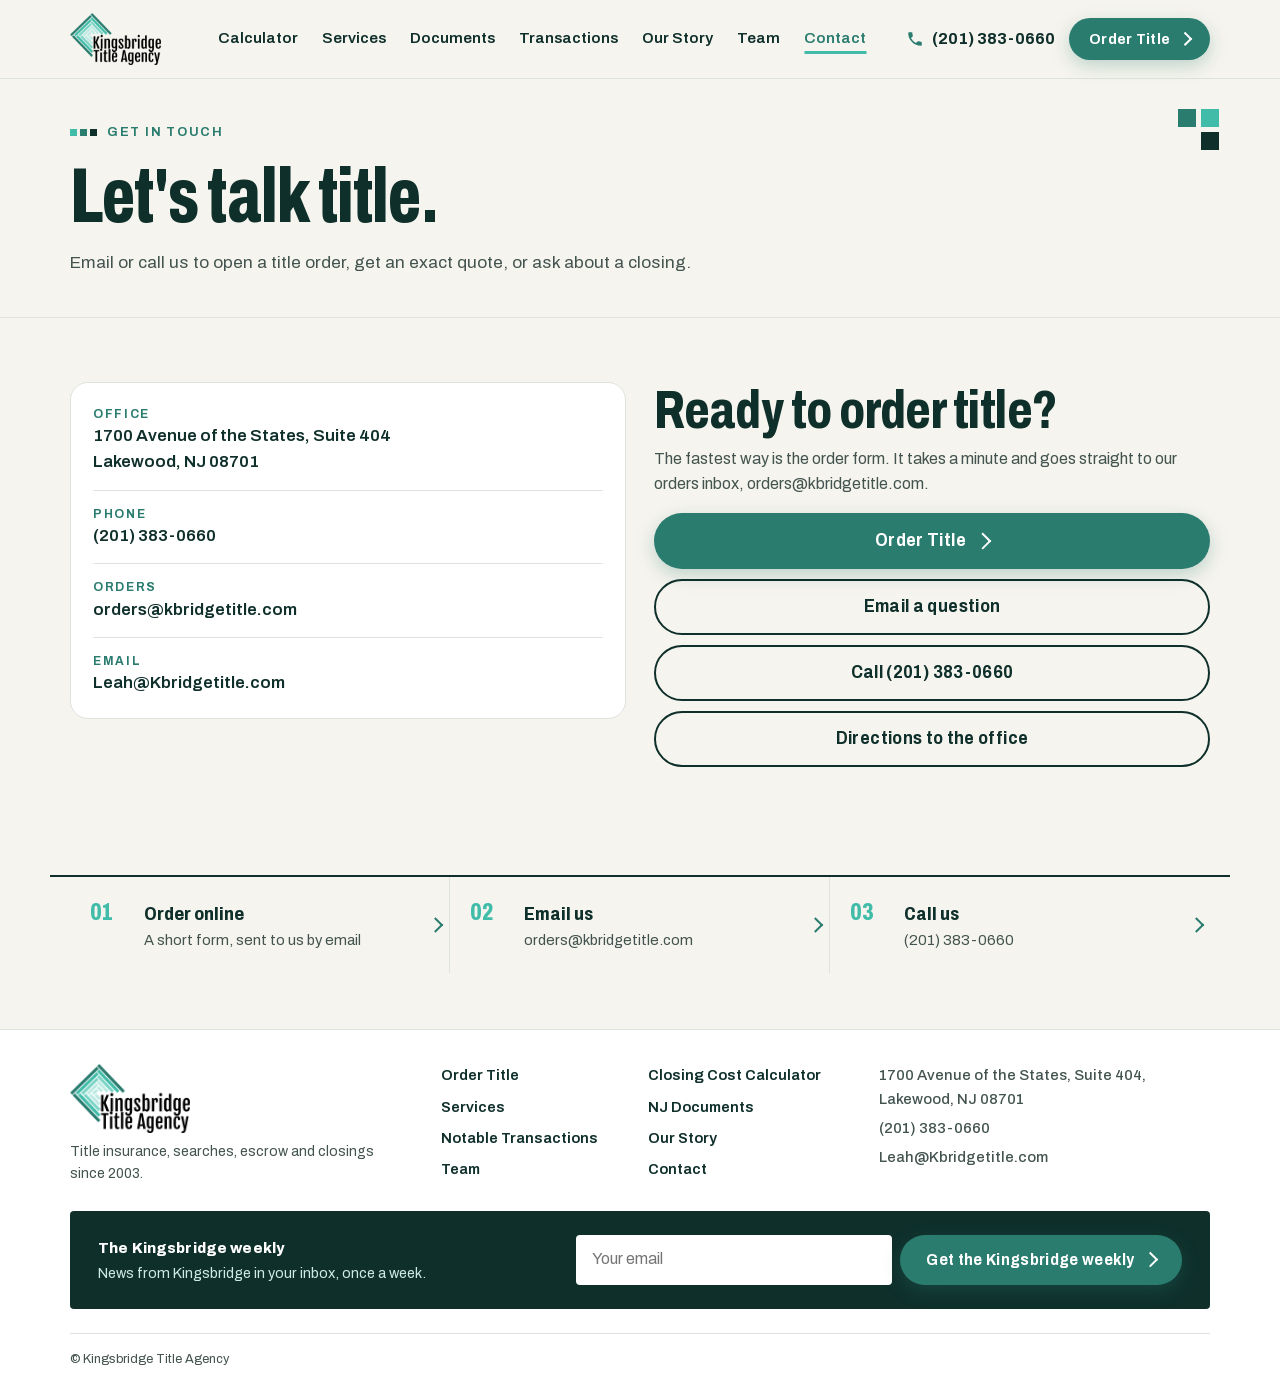
<file: contact.html>
<!doctype html>
<html lang="en">
<head>
<meta charset="utf-8">
<meta name="viewport" content="width=device-width, initial-scale=1, viewport-fit=cover">
<title>Contact | Kingsbridge Title Agency</title>
<meta name="description" content="Contact Kingsbridge Title Agency: (201) 383-0660, Leah@Kbridgetitle.com, 1700 Avenue of the States, Suite 404.">
<meta property="og:title" content="Contact | Kingsbridge Title Agency">
<meta property="og:description" content="Contact Kingsbridge Title Agency: (201) 383-0660, Leah@Kbridgetitle.com, 1700 Avenue of the States, Suite 404.">
<meta property="og:image" content="og.png">
<meta name="theme-color" content="#0f2f2b">
<link rel="icon" href="favicon.png" type="image/png">
<link rel="preload" href="fonts/archivo.woff2" as="font" type="font/woff2" crossorigin>
<link rel="stylesheet" href="styles.css">
<script src="nav.js" defer></script>
<script src="order.js" defer></script>
</head>
<body class="pg-contact">
<a class="skip" href="#main">Skip to content</a>
<header class="topbar">
  <div class="wrap bar">
    <a class="brand" href="index.html" aria-label="Kingsbridge Title Agency, home">
      <img src="img/logo.png" alt="Kingsbridge Title Agency" width="112" height="64">
    </a>
    <nav class="nav" id="siteNav" aria-label="Main">
      <a href="index.html" class="nav-home">Home</a>
      <a href="calculator.html">Calculator</a>
      <a href="services.html">Services</a>
      <a href="documents.html">Documents</a>
      <a href="transactions.html">Transactions</a>
      <a href="about.html">Our Story</a>
      <a href="team.html">Team</a>
      <a href="contact.html" aria-current="page">Contact</a>
      <a class="nav-order" href="order.html">Order Title</a>
    </nav>
    <div class="bar-actions">
      <a class="bar-call" href="tel:+12013830660" aria-label="Call (201) 383-0660"><svg viewBox="0 0 24 24" aria-hidden="true"><path d="M6.6 10.8a15.1 15.1 0 0 0 6.6 6.6l2.2-2.2a1 1 0 0 1 1-.25 11.4 11.4 0 0 0 3.6.57 1 1 0 0 1 1 1V20a1 1 0 0 1-1 1A17 17 0 0 1 3 4a1 1 0 0 1 1-1h3.5a1 1 0 0 1 1 1c0 1.25.2 2.45.57 3.57a1 1 0 0 1-.25 1z"/></svg><span>(201) 383-0660</span></a>
      <a class="btn btn-order btn-sm bar-order" href="order.html">Order Title</a>
      <button class="menu-btn" type="button" aria-controls="siteNav" aria-expanded="false" aria-label="Open menu"><span></span><span></span><span></span></button>
    </div>
  </div>
</header>

<main id="main">
<section class="page-head" aria-labelledby="page-title">
  <div class="wrap">
    <p class="kicker"><span class="tiles" aria-hidden="true"><i></i><i></i><i></i></span>Get in touch</p>
    <h1 id="page-title">Let's talk title.</h1>
    <p class="lead">Email or call us to open a title order, get an exact quote, or ask about a closing.</p>
  </div>
</section>
<section class="contact" aria-label="Contact details">
  <div class="wrap contact-grid">
    <address class="contact-card">
      <p><span class="k">Office</span><a href="https://maps.apple.com/?q=1700+Avenue+of+the+States+Suite+404+Lakewood+NJ+08701">1700 Avenue of the States, Suite 404<br>Lakewood, NJ 08701</a></p>
      <p><span class="k">Phone</span><a href="tel:+12013830660">(201) 383-0660</a></p>
      <p><span class="k">Orders</span><a href="mailto:orders@kbridgetitle.com?subject=Title%20order" data-order-email="?subject=Title%20order"><span class="order-email">orders@kbridgetitle.com</span></a></p>
      <p><span class="k">Email</span><a href="mailto:Leah@Kbridgetitle.com">Leah@Kbridgetitle.com</a></p>
    </address>
    <div class="contact-actions">
      <h2>Ready to order title?</h2>
      <p>The fastest way is the order form. It takes a minute and goes straight to our orders inbox, <span class="order-email">orders@kbridgetitle.com</span>.</p>
      <a class="btn btn-order btn-lg btn-block" href="order.html">Order Title</a>
      <a class="btn btn-line btn-lg btn-block" href="mailto:Leah@Kbridgetitle.com?subject=Question%20for%20Kingsbridge%20Title">Email a question</a>
      <a class="btn btn-line btn-lg btn-block" href="tel:+12013830660">Call (201) 383-0660</a>
      <a class="btn btn-line btn-lg btn-block" href="https://maps.apple.com/?q=1700+Avenue+of+the+States+Suite+404+Lakewood+NJ+08701">Directions to the office</a>
    </div>
  </div>
</section>
<section class="ways" aria-label="Ways to order title">
  <div class="wrap ways-grid">
    <a class="way" href="order.html"><span class="way-n">01</span><span class="way-t">Order online</span><span class="way-d">A short form, sent to us by email</span></a>
    <a class="way" href="mailto:orders@kbridgetitle.com?subject=Title%20order" data-order-email="?subject=Title%20order"><span class="way-n">02</span><span class="way-t">Email us</span><span class="way-d"><span class="order-email">orders@kbridgetitle.com</span></span></a>
    <a class="way" href="tel:+12013830660"><span class="way-n">03</span><span class="way-t">Call us</span><span class="way-d">(201) 383-0660</span></a>
  </div>
</section>


</main>

<footer class="footer">
  <div class="wrap foot">
    <div class="foot-brand">
      <img src="img/logo.png" alt="Kingsbridge Title Agency" width="140" height="80">
      <p>Title insurance, searches, escrow and closings since 2003.</p>
    </div>
    <nav class="foot-nav" aria-label="Footer">
      <a href="order.html">Order Title</a><a href="calculator.html">Closing Cost Calculator</a><a href="services.html">Services</a><a href="documents.html">NJ Documents</a><a href="transactions.html">Notable Transactions</a><a href="about.html">Our Story</a><a href="team.html">Team</a><a href="contact.html">Contact</a>
    </nav>
    <address class="foot-contact">
      <a href="https://maps.apple.com/?q=1700+Avenue+of+the+States+Suite+404+Lakewood+NJ+08701">1700 Avenue of the States, Suite 404, Lakewood, NJ 08701</a>
      <a href="tel:+12013830660">(201) 383-0660</a>
      <a href="mailto:Leah@Kbridgetitle.com">Leah@Kbridgetitle.com</a>
    </address>
  </div>
  <div class="wrap">
    <form class="news" id="newsForm" action="mailto:orders@kbridgetitle.com?subject=Newsletter%20signup" method="post" enctype="text/plain" novalidate>
      <div class="news-text">
        <p class="news-h"><label for="newsEmail">The Kingsbridge weekly</label></p>
        <p>News from Kingsbridge in your inbox, once a week.</p>
      </div>
      <div class="news-row">
        <input id="newsEmail" name="EMAIL" type="email" autocomplete="email" inputmode="email" placeholder="Your email" required>
        <button class="btn btn-order" type="submit">Get the Kingsbridge weekly</button>
      </div>
      <p class="news-msg" id="newsMsg" role="status" hidden></p>
    </form>
  </div>
  <div class="wrap"><p class="copy">© Kingsbridge Title Agency</p></div>
</footer>

<div class="dock" aria-label="Quick actions">
  <a class="btn btn-order" href="order.html">Order Title</a>
  <a class="btn btn-line-light" href="tel:+12013830660">Call</a>
</div>
</body>
</html>
</file>
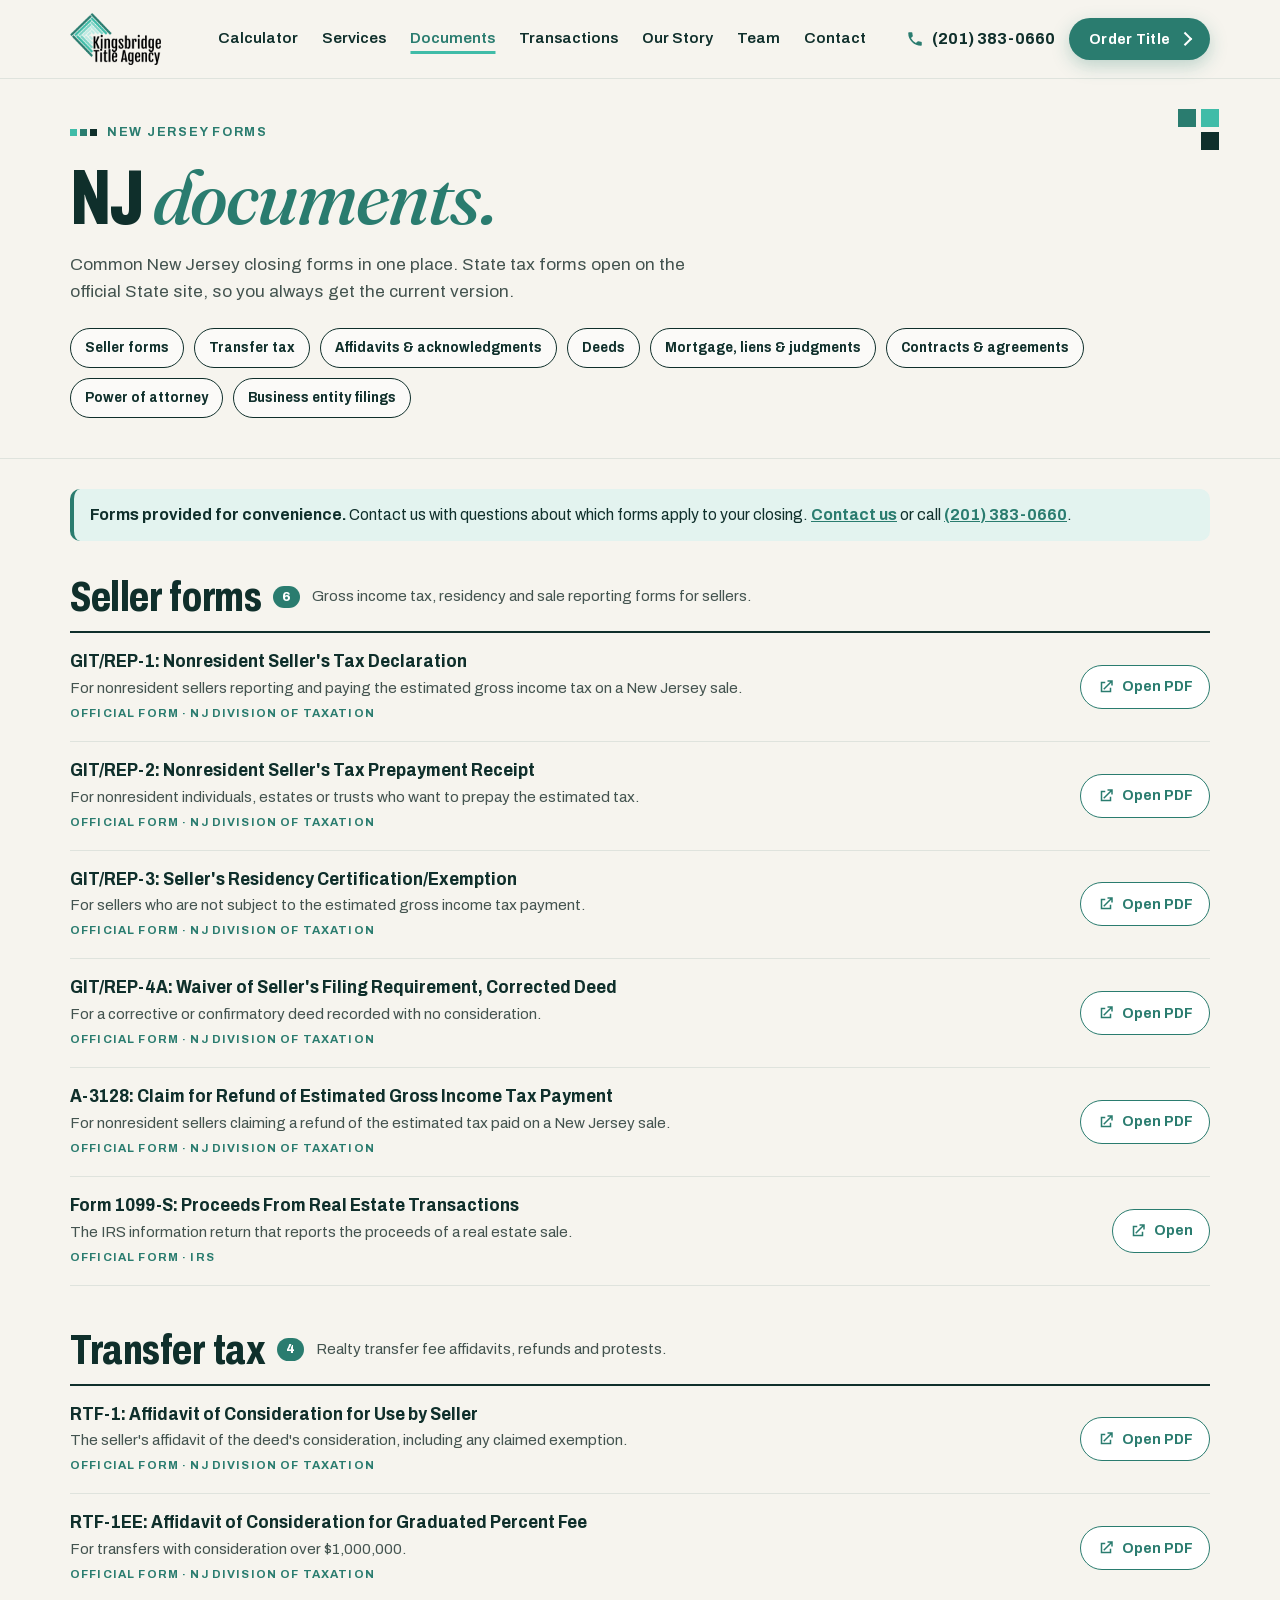
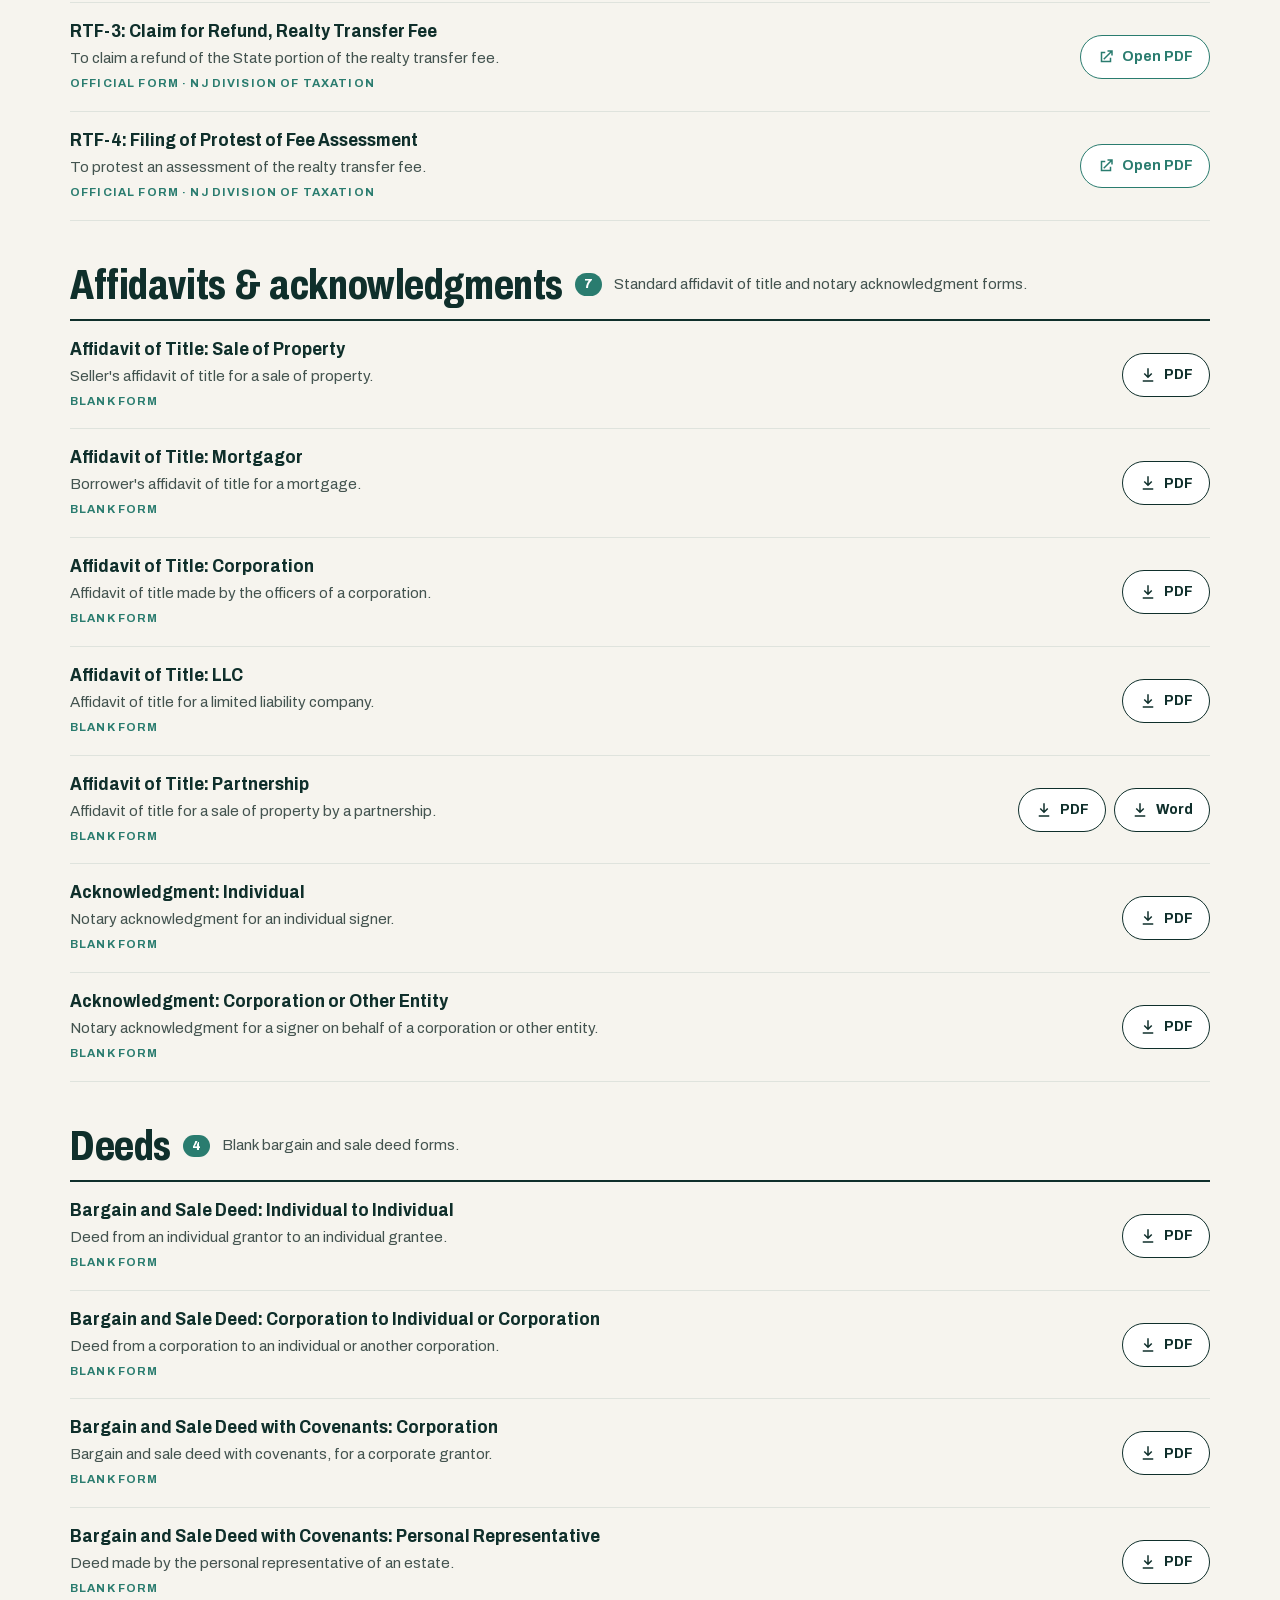
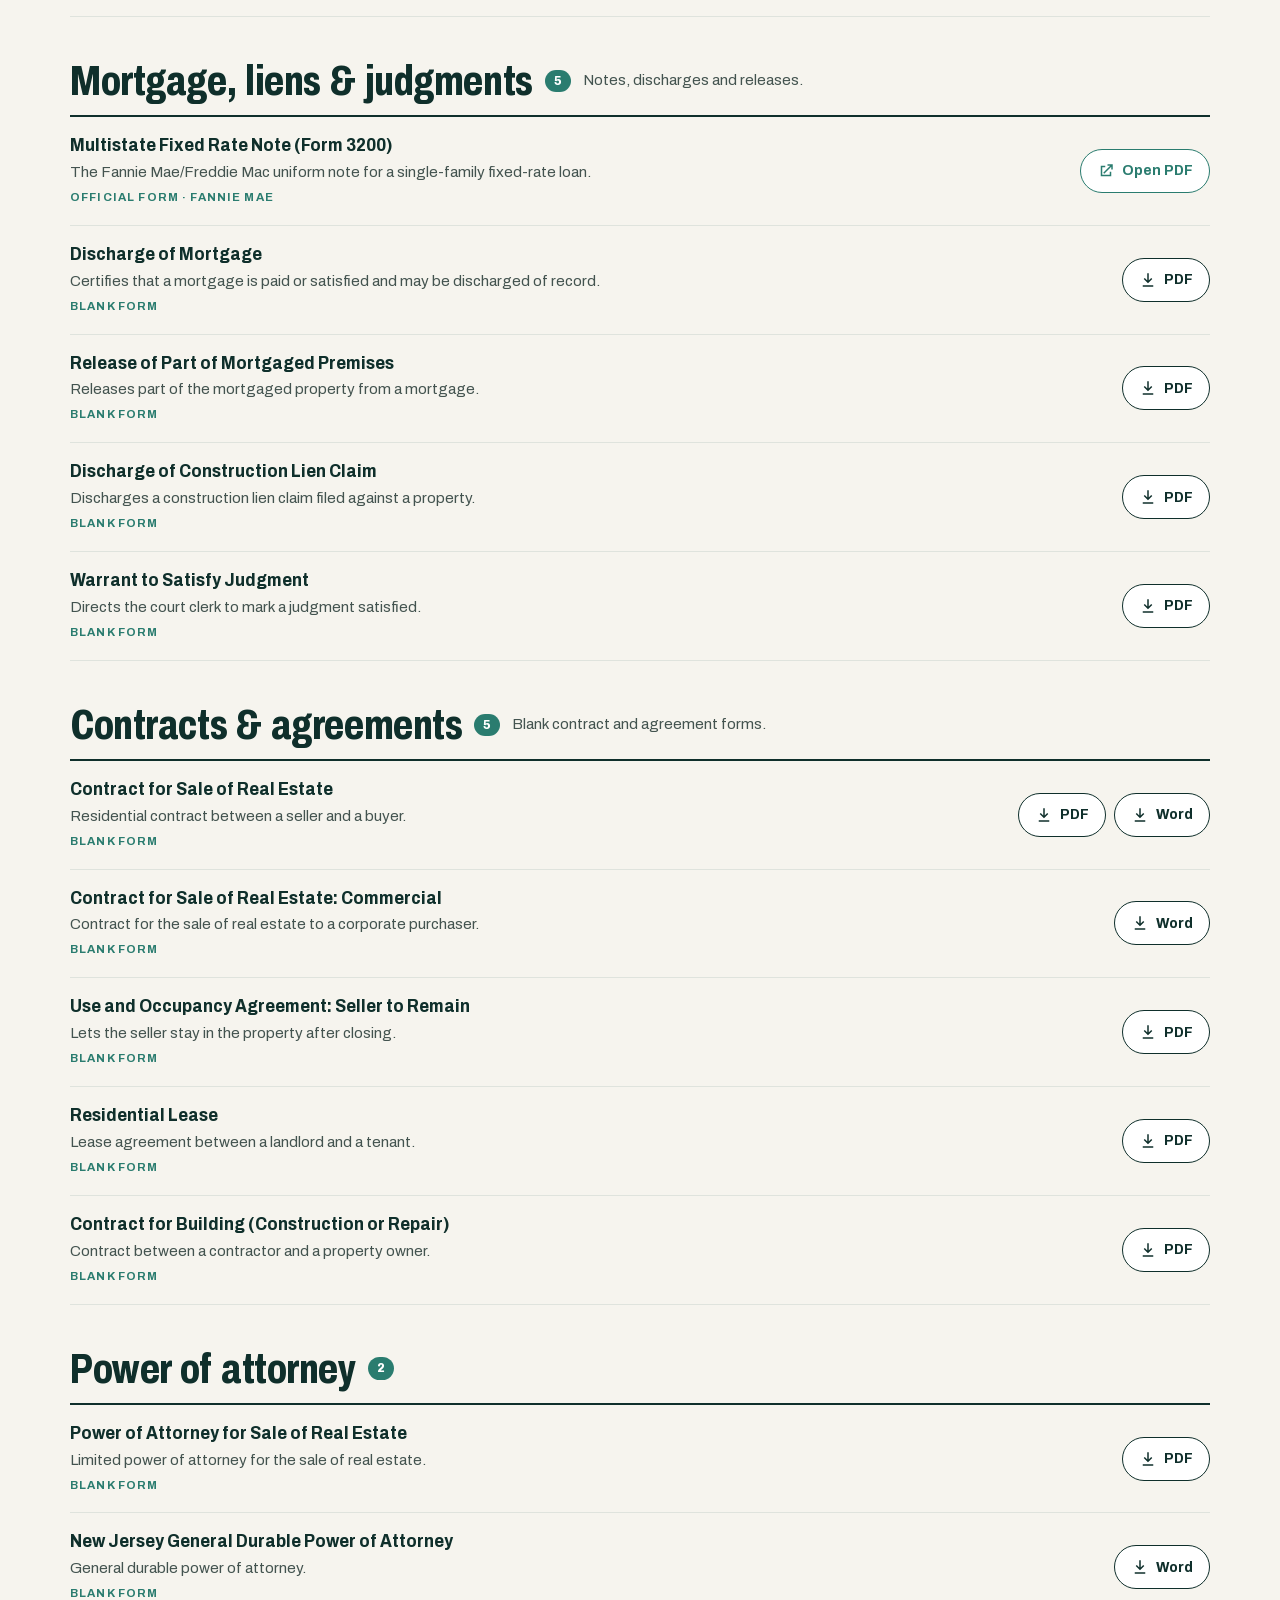
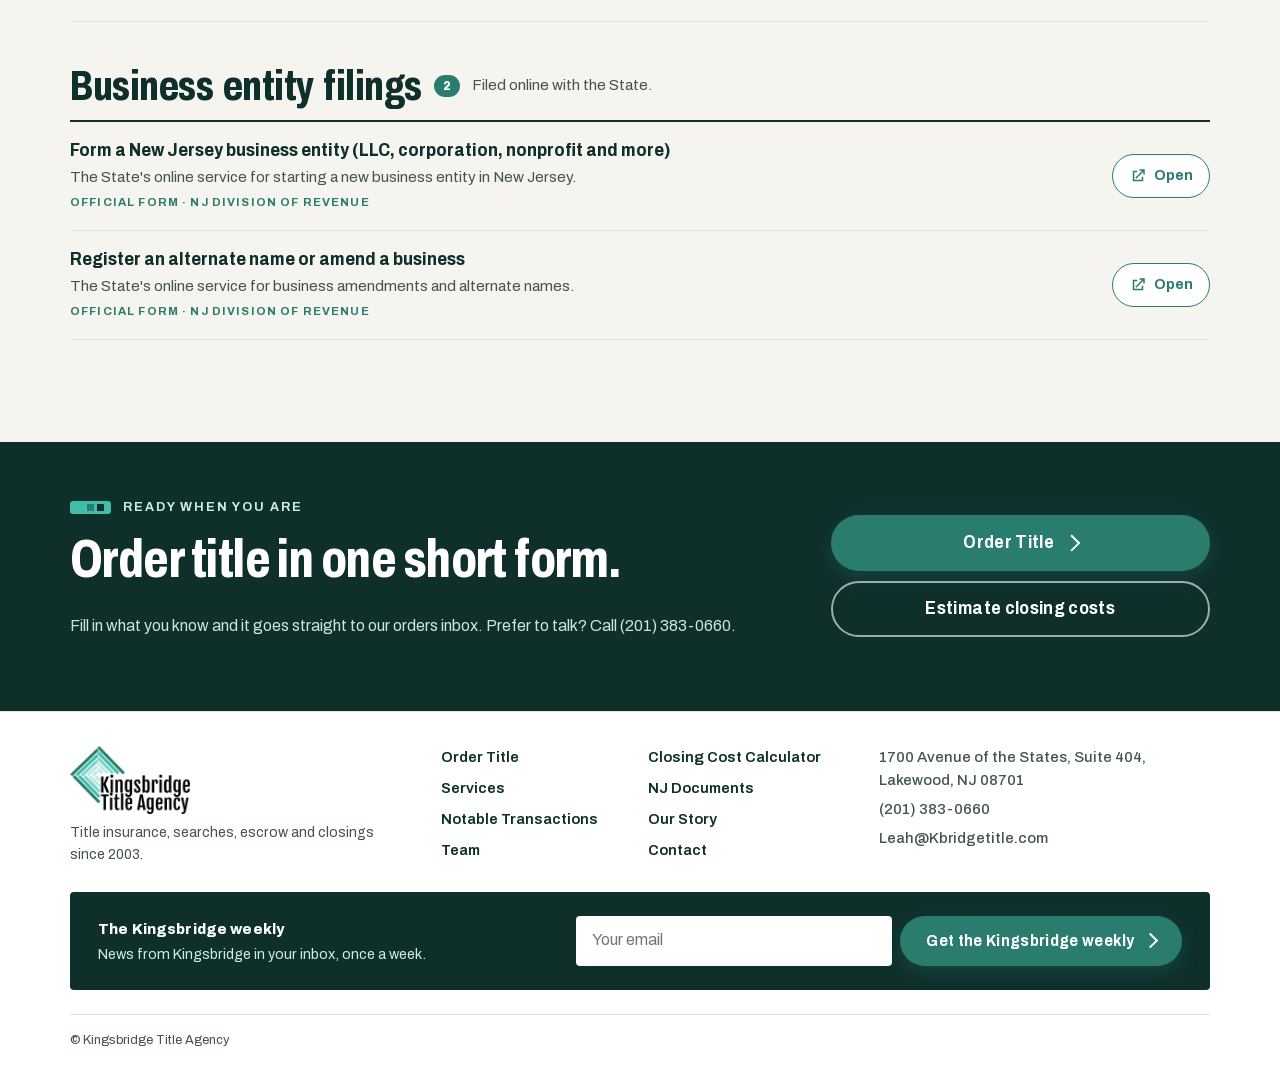
<file: documents.html>
<!doctype html>
<html lang="en">
<head>
<meta charset="utf-8">
<meta name="viewport" content="width=device-width, initial-scale=1, viewport-fit=cover">
<title>NJ Documents | Kingsbridge Title Agency</title>
<meta name="description" content="New Jersey closing forms: seller residency (GIT/REP), realty transfer fee (RTF), affidavits of title, deeds, mortgage and contract forms.">
<meta property="og:title" content="NJ Documents | Kingsbridge Title Agency">
<meta property="og:description" content="New Jersey closing forms: seller residency (GIT/REP), realty transfer fee (RTF), affidavits of title, deeds, mortgage and contract forms.">
<meta property="og:image" content="og.png">
<meta name="theme-color" content="#0f2f2b">
<link rel="icon" href="favicon.png" type="image/png">
<link rel="preload" href="fonts/archivo.woff2" as="font" type="font/woff2" crossorigin>
<link rel="stylesheet" href="styles.css">
<script src="nav.js" defer></script>
<script src="order.js" defer></script>
</head>
<body class="pg-documents">
<a class="skip" href="#main">Skip to content</a>
<header class="topbar">
  <div class="wrap bar">
    <a class="brand" href="index.html" aria-label="Kingsbridge Title Agency, home">
      <img src="img/logo.png" alt="Kingsbridge Title Agency" width="112" height="64">
    </a>
    <nav class="nav" id="siteNav" aria-label="Main">
      <a href="index.html" class="nav-home">Home</a>
      <a href="calculator.html">Calculator</a>
      <a href="services.html">Services</a>
      <a href="documents.html" aria-current="page">Documents</a>
      <a href="transactions.html">Transactions</a>
      <a href="about.html">Our Story</a>
      <a href="team.html">Team</a>
      <a href="contact.html">Contact</a>
      <a class="nav-order" href="order.html">Order Title</a>
    </nav>
    <div class="bar-actions">
      <a class="bar-call" href="tel:+12013830660" aria-label="Call (201) 383-0660"><svg viewBox="0 0 24 24" aria-hidden="true"><path d="M6.6 10.8a15.1 15.1 0 0 0 6.6 6.6l2.2-2.2a1 1 0 0 1 1-.25 11.4 11.4 0 0 0 3.6.57 1 1 0 0 1 1 1V20a1 1 0 0 1-1 1A17 17 0 0 1 3 4a1 1 0 0 1 1-1h3.5a1 1 0 0 1 1 1c0 1.25.2 2.45.57 3.57a1 1 0 0 1-.25 1z"/></svg><span>(201) 383-0660</span></a>
      <a class="btn btn-order btn-sm bar-order" href="order.html">Order Title</a>
      <button class="menu-btn" type="button" aria-controls="siteNav" aria-expanded="false" aria-label="Open menu"><span></span><span></span><span></span></button>
    </div>
  </div>
</header>

<main id="main">
<section class="page-head" aria-labelledby="page-title">
  <div class="wrap">
    <p class="kicker"><span class="tiles" aria-hidden="true"><i></i><i></i><i></i></span>New Jersey forms</p>
    <h1 id="page-title">NJ <em>documents.</em></h1>
    <p class="lead">Common New Jersey closing forms in one place. State tax forms open on the official State site, so you always get the current version.</p>
    <p class="jump doc-jump"><a href="#seller">Seller forms</a><a href="#transfer-tax">Transfer tax</a><a href="#affidavits">Affidavits &amp; acknowledgments</a><a href="#deeds">Deeds</a><a href="#mortgage">Mortgage, liens &amp; judgments</a><a href="#contracts">Contracts &amp; agreements</a><a href="#poa">Power of attorney</a><a href="#business">Business entity filings</a></p>
  </div>
</section>
<section class="docs" aria-label="New Jersey documents">
  <div class="wrap">
  <p class="doc-note"><strong>Forms provided for convenience.</strong> Contact us with questions about which forms apply to your closing. <a href="contact.html">Contact us</a> or call <a href="tel:+12013830660">(201) 383-0660</a>.</p>
  <section class="doc-group" id="seller" aria-labelledby="seller-t">
    <div class="doc-ghead"><h2 id="seller-t">Seller forms</h2><p class="doc-gdesc">Gross income tax, residency and sale reporting forms for sellers.</p><span class="doc-count">6</span></div>
    <ul class="doc-list">
      <li class="doc">
        <div class="doc-text"><h3 class="doc-name">GIT/REP-1: Nonresident Seller's Tax Declaration</h3><p class="doc-desc">For nonresident sellers reporting and paying the estimated gross income tax on a New Jersey sale.</p><span class="doc-src">Official form · NJ Division of Taxation</span></div>
        <div class="doc-links"><a class="doc-btn doc-btn-ext" href="https://www.nj.gov/treasury/taxation/pdf/other_forms/tgi-ee/gitrep1.pdf" target="_blank" rel="noopener" aria-label="GIT/REP-1: Nonresident Seller's Tax Declaration, Open PDF (opens the official site)"><svg viewBox="0 0 24 24" aria-hidden="true"><path d="M14 3h7v7h-2V6.4l-9.3 9.3-1.4-1.4L17.6 5H14V3zM5 5h6v2H7v10h10v-4h2v6H5V5z"/></svg><span>Open PDF</span></a></div>
      </li>
      <li class="doc">
        <div class="doc-text"><h3 class="doc-name">GIT/REP-2: Nonresident Seller's Tax Prepayment Receipt</h3><p class="doc-desc">For nonresident individuals, estates or trusts who want to prepay the estimated tax.</p><span class="doc-src">Official form · NJ Division of Taxation</span></div>
        <div class="doc-links"><a class="doc-btn doc-btn-ext" href="https://www.nj.gov/treasury/taxation/pdf/other_forms/tgi-ee/gitrep2.pdf" target="_blank" rel="noopener" aria-label="GIT/REP-2: Nonresident Seller's Tax Prepayment Receipt, Open PDF (opens the official site)"><svg viewBox="0 0 24 24" aria-hidden="true"><path d="M14 3h7v7h-2V6.4l-9.3 9.3-1.4-1.4L17.6 5H14V3zM5 5h6v2H7v10h10v-4h2v6H5V5z"/></svg><span>Open PDF</span></a></div>
      </li>
      <li class="doc">
        <div class="doc-text"><h3 class="doc-name">GIT/REP-3: Seller's Residency Certification/Exemption</h3><p class="doc-desc">For sellers who are not subject to the estimated gross income tax payment.</p><span class="doc-src">Official form · NJ Division of Taxation</span></div>
        <div class="doc-links"><a class="doc-btn doc-btn-ext" href="https://www.nj.gov/treasury/taxation/pdf/other_forms/tgi-ee/gitrep3.pdf" target="_blank" rel="noopener" aria-label="GIT/REP-3: Seller's Residency Certification/Exemption, Open PDF (opens the official site)"><svg viewBox="0 0 24 24" aria-hidden="true"><path d="M14 3h7v7h-2V6.4l-9.3 9.3-1.4-1.4L17.6 5H14V3zM5 5h6v2H7v10h10v-4h2v6H5V5z"/></svg><span>Open PDF</span></a></div>
      </li>
      <li class="doc">
        <div class="doc-text"><h3 class="doc-name">GIT/REP-4A: Waiver of Seller's Filing Requirement, Corrected Deed</h3><p class="doc-desc">For a corrective or confirmatory deed recorded with no consideration.</p><span class="doc-src">Official form · NJ Division of Taxation</span></div>
        <div class="doc-links"><a class="doc-btn doc-btn-ext" href="https://www.nj.gov/treasury/taxation/pdf/other_forms/tgi-ee/gitrep4a.pdf" target="_blank" rel="noopener" aria-label="GIT/REP-4A: Waiver of Seller's Filing Requirement, Corrected Deed, Open PDF (opens the official site)"><svg viewBox="0 0 24 24" aria-hidden="true"><path d="M14 3h7v7h-2V6.4l-9.3 9.3-1.4-1.4L17.6 5H14V3zM5 5h6v2H7v10h10v-4h2v6H5V5z"/></svg><span>Open PDF</span></a></div>
      </li>
      <li class="doc">
        <div class="doc-text"><h3 class="doc-name">A-3128: Claim for Refund of Estimated Gross Income Tax Payment</h3><p class="doc-desc">For nonresident sellers claiming a refund of the estimated tax paid on a New Jersey sale.</p><span class="doc-src">Official form · NJ Division of Taxation</span></div>
        <div class="doc-links"><a class="doc-btn doc-btn-ext" href="https://www.nj.gov/treasury/taxation/pdf/other_forms/tgi-ee/a3128.pdf" target="_blank" rel="noopener" aria-label="A-3128: Claim for Refund of Estimated Gross Income Tax Payment, Open PDF (opens the official site)"><svg viewBox="0 0 24 24" aria-hidden="true"><path d="M14 3h7v7h-2V6.4l-9.3 9.3-1.4-1.4L17.6 5H14V3zM5 5h6v2H7v10h10v-4h2v6H5V5z"/></svg><span>Open PDF</span></a></div>
      </li>
      <li class="doc">
        <div class="doc-text"><h3 class="doc-name">Form 1099-S: Proceeds From Real Estate Transactions</h3><p class="doc-desc">The IRS information return that reports the proceeds of a real estate sale.</p><span class="doc-src">Official form · IRS</span></div>
        <div class="doc-links"><a class="doc-btn doc-btn-ext" href="https://www.irs.gov/forms-pubs/about-form-1099-s" target="_blank" rel="noopener" aria-label="Form 1099-S: Proceeds From Real Estate Transactions, Open (opens the official site)"><svg viewBox="0 0 24 24" aria-hidden="true"><path d="M14 3h7v7h-2V6.4l-9.3 9.3-1.4-1.4L17.6 5H14V3zM5 5h6v2H7v10h10v-4h2v6H5V5z"/></svg><span>Open</span></a></div>
      </li>
    </ul>
  </section>
  <section class="doc-group" id="transfer-tax" aria-labelledby="transfer-tax-t">
    <div class="doc-ghead"><h2 id="transfer-tax-t">Transfer tax</h2><p class="doc-gdesc">Realty transfer fee affidavits, refunds and protests.</p><span class="doc-count">4</span></div>
    <ul class="doc-list">
      <li class="doc">
        <div class="doc-text"><h3 class="doc-name">RTF-1: Affidavit of Consideration for Use by Seller</h3><p class="doc-desc">The seller's affidavit of the deed's consideration, including any claimed exemption.</p><span class="doc-src">Official form · NJ Division of Taxation</span></div>
        <div class="doc-links"><a class="doc-btn doc-btn-ext" href="https://www.nj.gov/treasury/taxation/pdf/other_forms/lpt/rtfexempt.pdf" target="_blank" rel="noopener" aria-label="RTF-1: Affidavit of Consideration for Use by Seller, Open PDF (opens the official site)"><svg viewBox="0 0 24 24" aria-hidden="true"><path d="M14 3h7v7h-2V6.4l-9.3 9.3-1.4-1.4L17.6 5H14V3zM5 5h6v2H7v10h10v-4h2v6H5V5z"/></svg><span>Open PDF</span></a></div>
      </li>
      <li class="doc">
        <div class="doc-text"><h3 class="doc-name">RTF-1EE: Affidavit of Consideration for Graduated Percent Fee</h3><p class="doc-desc">For transfers with consideration over $1,000,000.</p><span class="doc-src">Official form · NJ Division of Taxation</span></div>
        <div class="doc-links"><a class="doc-btn doc-btn-ext" href="https://www.nj.gov/treasury/taxation/pdf/other_forms/lpt/rtf1ee.pdf" target="_blank" rel="noopener" aria-label="RTF-1EE: Affidavit of Consideration for Graduated Percent Fee, Open PDF (opens the official site)"><svg viewBox="0 0 24 24" aria-hidden="true"><path d="M14 3h7v7h-2V6.4l-9.3 9.3-1.4-1.4L17.6 5H14V3zM5 5h6v2H7v10h10v-4h2v6H5V5z"/></svg><span>Open PDF</span></a></div>
      </li>
      <li class="doc">
        <div class="doc-text"><h3 class="doc-name">RTF-3: Claim for Refund, Realty Transfer Fee</h3><p class="doc-desc">To claim a refund of the State portion of the realty transfer fee.</p><span class="doc-src">Official form · NJ Division of Taxation</span></div>
        <div class="doc-links"><a class="doc-btn doc-btn-ext" href="https://www.nj.gov/treasury/taxation/pdf/other_forms/lpt/rtf3.pdf" target="_blank" rel="noopener" aria-label="RTF-3: Claim for Refund, Realty Transfer Fee, Open PDF (opens the official site)"><svg viewBox="0 0 24 24" aria-hidden="true"><path d="M14 3h7v7h-2V6.4l-9.3 9.3-1.4-1.4L17.6 5H14V3zM5 5h6v2H7v10h10v-4h2v6H5V5z"/></svg><span>Open PDF</span></a></div>
      </li>
      <li class="doc">
        <div class="doc-text"><h3 class="doc-name">RTF-4: Filing of Protest of Fee Assessment</h3><p class="doc-desc">To protest an assessment of the realty transfer fee.</p><span class="doc-src">Official form · NJ Division of Taxation</span></div>
        <div class="doc-links"><a class="doc-btn doc-btn-ext" href="https://www.nj.gov/treasury/taxation/pdf/other_forms/lpt/rtf4.pdf" target="_blank" rel="noopener" aria-label="RTF-4: Filing of Protest of Fee Assessment, Open PDF (opens the official site)"><svg viewBox="0 0 24 24" aria-hidden="true"><path d="M14 3h7v7h-2V6.4l-9.3 9.3-1.4-1.4L17.6 5H14V3zM5 5h6v2H7v10h10v-4h2v6H5V5z"/></svg><span>Open PDF</span></a></div>
      </li>
    </ul>
  </section>
  <section class="doc-group" id="affidavits" aria-labelledby="affidavits-t">
    <div class="doc-ghead"><h2 id="affidavits-t">Affidavits &amp; acknowledgments</h2><p class="doc-gdesc">Standard affidavit of title and notary acknowledgment forms.</p><span class="doc-count">7</span></div>
    <ul class="doc-list">
      <li class="doc">
        <div class="doc-text"><h3 class="doc-name">Affidavit of Title: Sale of Property</h3><p class="doc-desc">Seller's affidavit of title for a sale of property.</p><span class="doc-src">Blank form</span></div>
        <div class="doc-links"><a class="doc-btn" href="https://kingsbridgetitle-docs.sites.tab.bot/NJ-Affidavit-of-Title-Seller.pdf" target="_blank" aria-label="Affidavit of Title: Sale of Property, PDF"><svg viewBox="0 0 24 24" aria-hidden="true"><path d="M11 3h2v9.6l3.3-3.3 1.4 1.4L12 16.4l-5.7-5.7 1.4-1.4 3.3 3.3V3zM5 19h14v2H5v-2z"/></svg><span>PDF</span></a></div>
      </li>
      <li class="doc">
        <div class="doc-text"><h3 class="doc-name">Affidavit of Title: Mortgagor</h3><p class="doc-desc">Borrower's affidavit of title for a mortgage.</p><span class="doc-src">Blank form</span></div>
        <div class="doc-links"><a class="doc-btn" href="https://kingsbridgetitle-docs.sites.tab.bot/NJ-Affidavit-of-Title-Mortgagor.pdf" target="_blank" aria-label="Affidavit of Title: Mortgagor, PDF"><svg viewBox="0 0 24 24" aria-hidden="true"><path d="M11 3h2v9.6l3.3-3.3 1.4 1.4L12 16.4l-5.7-5.7 1.4-1.4 3.3 3.3V3zM5 19h14v2H5v-2z"/></svg><span>PDF</span></a></div>
      </li>
      <li class="doc">
        <div class="doc-text"><h3 class="doc-name">Affidavit of Title: Corporation</h3><p class="doc-desc">Affidavit of title made by the officers of a corporation.</p><span class="doc-src">Blank form</span></div>
        <div class="doc-links"><a class="doc-btn" href="https://kingsbridgetitle-docs.sites.tab.bot/NJ-Affidavit-of-Title-Corporation.pdf" target="_blank" aria-label="Affidavit of Title: Corporation, PDF"><svg viewBox="0 0 24 24" aria-hidden="true"><path d="M11 3h2v9.6l3.3-3.3 1.4 1.4L12 16.4l-5.7-5.7 1.4-1.4 3.3 3.3V3zM5 19h14v2H5v-2z"/></svg><span>PDF</span></a></div>
      </li>
      <li class="doc">
        <div class="doc-text"><h3 class="doc-name">Affidavit of Title: LLC</h3><p class="doc-desc">Affidavit of title for a limited liability company.</p><span class="doc-src">Blank form</span></div>
        <div class="doc-links"><a class="doc-btn" href="https://kingsbridgetitle-docs.sites.tab.bot/NJ-Affidavit-of-Title-LLC.pdf" target="_blank" aria-label="Affidavit of Title: LLC, PDF"><svg viewBox="0 0 24 24" aria-hidden="true"><path d="M11 3h2v9.6l3.3-3.3 1.4 1.4L12 16.4l-5.7-5.7 1.4-1.4 3.3 3.3V3zM5 19h14v2H5v-2z"/></svg><span>PDF</span></a></div>
      </li>
      <li class="doc">
        <div class="doc-text"><h3 class="doc-name">Affidavit of Title: Partnership</h3><p class="doc-desc">Affidavit of title for a sale of property by a partnership.</p><span class="doc-src">Blank form</span></div>
        <div class="doc-links"><a class="doc-btn" href="https://kingsbridgetitle-docs.sites.tab.bot/NJ-Affidavit-of-Title-Partnership.pdf" target="_blank" aria-label="Affidavit of Title: Partnership, PDF"><svg viewBox="0 0 24 24" aria-hidden="true"><path d="M11 3h2v9.6l3.3-3.3 1.4 1.4L12 16.4l-5.7-5.7 1.4-1.4 3.3 3.3V3zM5 19h14v2H5v-2z"/></svg><span>PDF</span></a><a class="doc-btn" href="https://kingsbridgetitle-docs.sites.tab.bot/NJ-Affidavit-of-Title-Partnership.docx" download aria-label="Affidavit of Title: Partnership, Word"><svg viewBox="0 0 24 24" aria-hidden="true"><path d="M11 3h2v9.6l3.3-3.3 1.4 1.4L12 16.4l-5.7-5.7 1.4-1.4 3.3 3.3V3zM5 19h14v2H5v-2z"/></svg><span>Word</span></a></div>
      </li>
      <li class="doc">
        <div class="doc-text"><h3 class="doc-name">Acknowledgment: Individual</h3><p class="doc-desc">Notary acknowledgment for an individual signer.</p><span class="doc-src">Blank form</span></div>
        <div class="doc-links"><a class="doc-btn" href="https://kingsbridgetitle-docs.sites.tab.bot/NJ-Acknowledgment-Individual.pdf" target="_blank" aria-label="Acknowledgment: Individual, PDF"><svg viewBox="0 0 24 24" aria-hidden="true"><path d="M11 3h2v9.6l3.3-3.3 1.4 1.4L12 16.4l-5.7-5.7 1.4-1.4 3.3 3.3V3zM5 19h14v2H5v-2z"/></svg><span>PDF</span></a></div>
      </li>
      <li class="doc">
        <div class="doc-text"><h3 class="doc-name">Acknowledgment: Corporation or Other Entity</h3><p class="doc-desc">Notary acknowledgment for a signer on behalf of a corporation or other entity.</p><span class="doc-src">Blank form</span></div>
        <div class="doc-links"><a class="doc-btn" href="https://kingsbridgetitle-docs.sites.tab.bot/NJ-Acknowledgment-Corporation.pdf" target="_blank" aria-label="Acknowledgment: Corporation or Other Entity, PDF"><svg viewBox="0 0 24 24" aria-hidden="true"><path d="M11 3h2v9.6l3.3-3.3 1.4 1.4L12 16.4l-5.7-5.7 1.4-1.4 3.3 3.3V3zM5 19h14v2H5v-2z"/></svg><span>PDF</span></a></div>
      </li>
    </ul>
  </section>
  <section class="doc-group" id="deeds" aria-labelledby="deeds-t">
    <div class="doc-ghead"><h2 id="deeds-t">Deeds</h2><p class="doc-gdesc">Blank bargain and sale deed forms.</p><span class="doc-count">4</span></div>
    <ul class="doc-list">
      <li class="doc">
        <div class="doc-text"><h3 class="doc-name">Bargain and Sale Deed: Individual to Individual</h3><p class="doc-desc">Deed from an individual grantor to an individual grantee.</p><span class="doc-src">Blank form</span></div>
        <div class="doc-links"><a class="doc-btn" href="https://kingsbridgetitle-docs.sites.tab.bot/NJ-Deed-Bargain-and-Sale-Individual-to-Individual.pdf" target="_blank" aria-label="Bargain and Sale Deed: Individual to Individual, PDF"><svg viewBox="0 0 24 24" aria-hidden="true"><path d="M11 3h2v9.6l3.3-3.3 1.4 1.4L12 16.4l-5.7-5.7 1.4-1.4 3.3 3.3V3zM5 19h14v2H5v-2z"/></svg><span>PDF</span></a></div>
      </li>
      <li class="doc">
        <div class="doc-text"><h3 class="doc-name">Bargain and Sale Deed: Corporation to Individual or Corporation</h3><p class="doc-desc">Deed from a corporation to an individual or another corporation.</p><span class="doc-src">Blank form</span></div>
        <div class="doc-links"><a class="doc-btn" href="https://kingsbridgetitle-docs.sites.tab.bot/NJ-Deed-Bargain-and-Sale-Corporation.pdf" target="_blank" aria-label="Bargain and Sale Deed: Corporation to Individual or Corporation, PDF"><svg viewBox="0 0 24 24" aria-hidden="true"><path d="M11 3h2v9.6l3.3-3.3 1.4 1.4L12 16.4l-5.7-5.7 1.4-1.4 3.3 3.3V3zM5 19h14v2H5v-2z"/></svg><span>PDF</span></a></div>
      </li>
      <li class="doc">
        <div class="doc-text"><h3 class="doc-name">Bargain and Sale Deed with Covenants: Corporation</h3><p class="doc-desc">Bargain and sale deed with covenants, for a corporate grantor.</p><span class="doc-src">Blank form</span></div>
        <div class="doc-links"><a class="doc-btn" href="https://kingsbridgetitle-docs.sites.tab.bot/NJ-Deed-Bargain-and-Sale-Covenants-Corporation.pdf" target="_blank" aria-label="Bargain and Sale Deed with Covenants: Corporation, PDF"><svg viewBox="0 0 24 24" aria-hidden="true"><path d="M11 3h2v9.6l3.3-3.3 1.4 1.4L12 16.4l-5.7-5.7 1.4-1.4 3.3 3.3V3zM5 19h14v2H5v-2z"/></svg><span>PDF</span></a></div>
      </li>
      <li class="doc">
        <div class="doc-text"><h3 class="doc-name">Bargain and Sale Deed with Covenants: Personal Representative</h3><p class="doc-desc">Deed made by the personal representative of an estate.</p><span class="doc-src">Blank form</span></div>
        <div class="doc-links"><a class="doc-btn" href="https://kingsbridgetitle-docs.sites.tab.bot/NJ-Deed-Bargain-and-Sale-Covenants-Personal-Representative.pdf" target="_blank" aria-label="Bargain and Sale Deed with Covenants: Personal Representative, PDF"><svg viewBox="0 0 24 24" aria-hidden="true"><path d="M11 3h2v9.6l3.3-3.3 1.4 1.4L12 16.4l-5.7-5.7 1.4-1.4 3.3 3.3V3zM5 19h14v2H5v-2z"/></svg><span>PDF</span></a></div>
      </li>
    </ul>
  </section>
  <section class="doc-group" id="mortgage" aria-labelledby="mortgage-t">
    <div class="doc-ghead"><h2 id="mortgage-t">Mortgage, liens &amp; judgments</h2><p class="doc-gdesc">Notes, discharges and releases.</p><span class="doc-count">5</span></div>
    <ul class="doc-list">
      <li class="doc">
        <div class="doc-text"><h3 class="doc-name">Multistate Fixed Rate Note (Form 3200)</h3><p class="doc-desc">The Fannie Mae/Freddie Mac uniform note for a single-family fixed-rate loan.</p><span class="doc-src">Official form · Fannie Mae</span></div>
        <div class="doc-links"><a class="doc-btn doc-btn-ext" href="https://singlefamily.fanniemae.com/media/27086/display" target="_blank" rel="noopener" aria-label="Multistate Fixed Rate Note (Form 3200), Open PDF (opens the official site)"><svg viewBox="0 0 24 24" aria-hidden="true"><path d="M14 3h7v7h-2V6.4l-9.3 9.3-1.4-1.4L17.6 5H14V3zM5 5h6v2H7v10h10v-4h2v6H5V5z"/></svg><span>Open PDF</span></a></div>
      </li>
      <li class="doc">
        <div class="doc-text"><h3 class="doc-name">Discharge of Mortgage</h3><p class="doc-desc">Certifies that a mortgage is paid or satisfied and may be discharged of record.</p><span class="doc-src">Blank form</span></div>
        <div class="doc-links"><a class="doc-btn" href="https://kingsbridgetitle-docs.sites.tab.bot/NJ-Discharge-of-Mortgage.pdf" target="_blank" aria-label="Discharge of Mortgage, PDF"><svg viewBox="0 0 24 24" aria-hidden="true"><path d="M11 3h2v9.6l3.3-3.3 1.4 1.4L12 16.4l-5.7-5.7 1.4-1.4 3.3 3.3V3zM5 19h14v2H5v-2z"/></svg><span>PDF</span></a></div>
      </li>
      <li class="doc">
        <div class="doc-text"><h3 class="doc-name">Release of Part of Mortgaged Premises</h3><p class="doc-desc">Releases part of the mortgaged property from a mortgage.</p><span class="doc-src">Blank form</span></div>
        <div class="doc-links"><a class="doc-btn" href="https://kingsbridgetitle-docs.sites.tab.bot/NJ-Release-of-Part-of-Mortgage.pdf" target="_blank" aria-label="Release of Part of Mortgaged Premises, PDF"><svg viewBox="0 0 24 24" aria-hidden="true"><path d="M11 3h2v9.6l3.3-3.3 1.4 1.4L12 16.4l-5.7-5.7 1.4-1.4 3.3 3.3V3zM5 19h14v2H5v-2z"/></svg><span>PDF</span></a></div>
      </li>
      <li class="doc">
        <div class="doc-text"><h3 class="doc-name">Discharge of Construction Lien Claim</h3><p class="doc-desc">Discharges a construction lien claim filed against a property.</p><span class="doc-src">Blank form</span></div>
        <div class="doc-links"><a class="doc-btn" href="https://kingsbridgetitle-docs.sites.tab.bot/NJ-Discharge-of-Construction-Lien-Claim.pdf" target="_blank" aria-label="Discharge of Construction Lien Claim, PDF"><svg viewBox="0 0 24 24" aria-hidden="true"><path d="M11 3h2v9.6l3.3-3.3 1.4 1.4L12 16.4l-5.7-5.7 1.4-1.4 3.3 3.3V3zM5 19h14v2H5v-2z"/></svg><span>PDF</span></a></div>
      </li>
      <li class="doc">
        <div class="doc-text"><h3 class="doc-name">Warrant to Satisfy Judgment</h3><p class="doc-desc">Directs the court clerk to mark a judgment satisfied.</p><span class="doc-src">Blank form</span></div>
        <div class="doc-links"><a class="doc-btn" href="https://kingsbridgetitle-docs.sites.tab.bot/NJ-Warrant-to-Satisfy-Judgment.pdf" target="_blank" aria-label="Warrant to Satisfy Judgment, PDF"><svg viewBox="0 0 24 24" aria-hidden="true"><path d="M11 3h2v9.6l3.3-3.3 1.4 1.4L12 16.4l-5.7-5.7 1.4-1.4 3.3 3.3V3zM5 19h14v2H5v-2z"/></svg><span>PDF</span></a></div>
      </li>
    </ul>
  </section>
  <section class="doc-group" id="contracts" aria-labelledby="contracts-t">
    <div class="doc-ghead"><h2 id="contracts-t">Contracts &amp; agreements</h2><p class="doc-gdesc">Blank contract and agreement forms.</p><span class="doc-count">5</span></div>
    <ul class="doc-list">
      <li class="doc">
        <div class="doc-text"><h3 class="doc-name">Contract for Sale of Real Estate</h3><p class="doc-desc">Residential contract between a seller and a buyer.</p><span class="doc-src">Blank form</span></div>
        <div class="doc-links"><a class="doc-btn" href="https://kingsbridgetitle-docs.sites.tab.bot/NJ-Contract-for-Sale-of-Real-Estate.pdf" target="_blank" aria-label="Contract for Sale of Real Estate, PDF"><svg viewBox="0 0 24 24" aria-hidden="true"><path d="M11 3h2v9.6l3.3-3.3 1.4 1.4L12 16.4l-5.7-5.7 1.4-1.4 3.3 3.3V3zM5 19h14v2H5v-2z"/></svg><span>PDF</span></a><a class="doc-btn" href="https://kingsbridgetitle-docs.sites.tab.bot/NJ-Contract-for-Sale-of-Real-Estate.docx" download aria-label="Contract for Sale of Real Estate, Word"><svg viewBox="0 0 24 24" aria-hidden="true"><path d="M11 3h2v9.6l3.3-3.3 1.4 1.4L12 16.4l-5.7-5.7 1.4-1.4 3.3 3.3V3zM5 19h14v2H5v-2z"/></svg><span>Word</span></a></div>
      </li>
      <li class="doc">
        <div class="doc-text"><h3 class="doc-name">Contract for Sale of Real Estate: Commercial</h3><p class="doc-desc">Contract for the sale of real estate to a corporate purchaser.</p><span class="doc-src">Blank form</span></div>
        <div class="doc-links"><a class="doc-btn" href="https://kingsbridgetitle-docs.sites.tab.bot/NJ-Contract-for-Sale-Commercial.docx" download aria-label="Contract for Sale of Real Estate: Commercial, Word"><svg viewBox="0 0 24 24" aria-hidden="true"><path d="M11 3h2v9.6l3.3-3.3 1.4 1.4L12 16.4l-5.7-5.7 1.4-1.4 3.3 3.3V3zM5 19h14v2H5v-2z"/></svg><span>Word</span></a></div>
      </li>
      <li class="doc">
        <div class="doc-text"><h3 class="doc-name">Use and Occupancy Agreement: Seller to Remain</h3><p class="doc-desc">Lets the seller stay in the property after closing.</p><span class="doc-src">Blank form</span></div>
        <div class="doc-links"><a class="doc-btn" href="https://kingsbridgetitle-docs.sites.tab.bot/NJ-Use-and-Occupancy-Agreement.pdf" target="_blank" aria-label="Use and Occupancy Agreement: Seller to Remain, PDF"><svg viewBox="0 0 24 24" aria-hidden="true"><path d="M11 3h2v9.6l3.3-3.3 1.4 1.4L12 16.4l-5.7-5.7 1.4-1.4 3.3 3.3V3zM5 19h14v2H5v-2z"/></svg><span>PDF</span></a></div>
      </li>
      <li class="doc">
        <div class="doc-text"><h3 class="doc-name">Residential Lease</h3><p class="doc-desc">Lease agreement between a landlord and a tenant.</p><span class="doc-src">Blank form</span></div>
        <div class="doc-links"><a class="doc-btn" href="https://kingsbridgetitle-docs.sites.tab.bot/NJ-Residential-Lease.pdf" target="_blank" aria-label="Residential Lease, PDF"><svg viewBox="0 0 24 24" aria-hidden="true"><path d="M11 3h2v9.6l3.3-3.3 1.4 1.4L12 16.4l-5.7-5.7 1.4-1.4 3.3 3.3V3zM5 19h14v2H5v-2z"/></svg><span>PDF</span></a></div>
      </li>
      <li class="doc">
        <div class="doc-text"><h3 class="doc-name">Contract for Building (Construction or Repair)</h3><p class="doc-desc">Contract between a contractor and a property owner.</p><span class="doc-src">Blank form</span></div>
        <div class="doc-links"><a class="doc-btn" href="https://kingsbridgetitle-docs.sites.tab.bot/NJ-Contract-Building-Construction-or-Repair.pdf" target="_blank" aria-label="Contract for Building (Construction or Repair), PDF"><svg viewBox="0 0 24 24" aria-hidden="true"><path d="M11 3h2v9.6l3.3-3.3 1.4 1.4L12 16.4l-5.7-5.7 1.4-1.4 3.3 3.3V3zM5 19h14v2H5v-2z"/></svg><span>PDF</span></a></div>
      </li>
    </ul>
  </section>
  <section class="doc-group" id="poa" aria-labelledby="poa-t">
    <div class="doc-ghead"><h2 id="poa-t">Power of attorney</h2><span class="doc-count">2</span></div>
    <ul class="doc-list">
      <li class="doc">
        <div class="doc-text"><h3 class="doc-name">Power of Attorney for Sale of Real Estate</h3><p class="doc-desc">Limited power of attorney for the sale of real estate.</p><span class="doc-src">Blank form</span></div>
        <div class="doc-links"><a class="doc-btn" href="https://kingsbridgetitle-docs.sites.tab.bot/NJ-Power-of-Attorney-Sale-of-Real-Estate.pdf" target="_blank" aria-label="Power of Attorney for Sale of Real Estate, PDF"><svg viewBox="0 0 24 24" aria-hidden="true"><path d="M11 3h2v9.6l3.3-3.3 1.4 1.4L12 16.4l-5.7-5.7 1.4-1.4 3.3 3.3V3zM5 19h14v2H5v-2z"/></svg><span>PDF</span></a></div>
      </li>
      <li class="doc">
        <div class="doc-text"><h3 class="doc-name">New Jersey General Durable Power of Attorney</h3><p class="doc-desc">General durable power of attorney.</p><span class="doc-src">Blank form</span></div>
        <div class="doc-links"><a class="doc-btn" href="https://kingsbridgetitle-docs.sites.tab.bot/NJ-General-Durable-Power-of-Attorney.docx" download aria-label="New Jersey General Durable Power of Attorney, Word"><svg viewBox="0 0 24 24" aria-hidden="true"><path d="M11 3h2v9.6l3.3-3.3 1.4 1.4L12 16.4l-5.7-5.7 1.4-1.4 3.3 3.3V3zM5 19h14v2H5v-2z"/></svg><span>Word</span></a></div>
      </li>
    </ul>
  </section>
  <section class="doc-group" id="business" aria-labelledby="business-t">
    <div class="doc-ghead"><h2 id="business-t">Business entity filings</h2><p class="doc-gdesc">Filed online with the State.</p><span class="doc-count">2</span></div>
    <ul class="doc-list">
      <li class="doc">
        <div class="doc-text"><h3 class="doc-name">Form a New Jersey business entity (LLC, corporation, nonprofit and more)</h3><p class="doc-desc">The State's online service for starting a new business entity in New Jersey.</p><span class="doc-src">Official form · NJ Division of Revenue</span></div>
        <div class="doc-links"><a class="doc-btn doc-btn-ext" href="https://www.njportal.com/dor/businessformation/home/welcome" target="_blank" rel="noopener" aria-label="Form a New Jersey business entity (LLC, corporation, nonprofit and more), Open (opens the official site)"><svg viewBox="0 0 24 24" aria-hidden="true"><path d="M14 3h7v7h-2V6.4l-9.3 9.3-1.4-1.4L17.6 5H14V3zM5 5h6v2H7v10h10v-4h2v6H5V5z"/></svg><span>Open</span></a></div>
      </li>
      <li class="doc">
        <div class="doc-text"><h3 class="doc-name">Register an alternate name or amend a business</h3><p class="doc-desc">The State's online service for business amendments and alternate names.</p><span class="doc-src">Official form · NJ Division of Revenue</span></div>
        <div class="doc-links"><a class="doc-btn doc-btn-ext" href="https://www.njportal.com/dor/businessamendments" target="_blank" rel="noopener" aria-label="Register an alternate name or amend a business, Open (opens the official site)"><svg viewBox="0 0 24 24" aria-hidden="true"><path d="M14 3h7v7h-2V6.4l-9.3 9.3-1.4-1.4L17.6 5H14V3zM5 5h6v2H7v10h10v-4h2v6H5V5z"/></svg><span>Open</span></a></div>
      </li>
    </ul>
  </section>
  </div>
</section>
<section class="cta-band" aria-labelledby="cta-title">
  <div class="wrap cta-grid">
    <div>
      <p class="label light"><span class="tiles" aria-hidden="true"><i></i><i></i><i></i></span>Ready when you are</p>
      <h2 id="cta-title">Order title in one short form.</h2>
      <p>Fill in what you know and it goes straight to our orders inbox. Prefer to talk? Call (201) 383-0660.</p>
    </div>
    <div class="cta-actions">
      <a class="btn btn-order btn-lg" href="order.html">Order Title</a>
      <a class="btn btn-line-light btn-lg" href="calculator.html">Estimate closing costs</a>
    </div>
  </div>
</section>
</main>

<footer class="footer">
  <div class="wrap foot">
    <div class="foot-brand">
      <img src="img/logo.png" alt="Kingsbridge Title Agency" width="140" height="80">
      <p>Title insurance, searches, escrow and closings since 2003.</p>
    </div>
    <nav class="foot-nav" aria-label="Footer">
      <a href="order.html">Order Title</a><a href="calculator.html">Closing Cost Calculator</a><a href="services.html">Services</a><a href="documents.html">NJ Documents</a><a href="transactions.html">Notable Transactions</a><a href="about.html">Our Story</a><a href="team.html">Team</a><a href="contact.html">Contact</a>
    </nav>
    <address class="foot-contact">
      <a href="https://maps.apple.com/?q=1700+Avenue+of+the+States+Suite+404+Lakewood+NJ+08701">1700 Avenue of the States, Suite 404, Lakewood, NJ 08701</a>
      <a href="tel:+12013830660">(201) 383-0660</a>
      <a href="mailto:Leah@Kbridgetitle.com">Leah@Kbridgetitle.com</a>
    </address>
  </div>
  <div class="wrap">
    <form class="news" id="newsForm" action="mailto:orders@kbridgetitle.com?subject=Newsletter%20signup" method="post" enctype="text/plain" novalidate>
      <div class="news-text">
        <p class="news-h"><label for="newsEmail">The Kingsbridge weekly</label></p>
        <p>News from Kingsbridge in your inbox, once a week.</p>
      </div>
      <div class="news-row">
        <input id="newsEmail" name="EMAIL" type="email" autocomplete="email" inputmode="email" placeholder="Your email" required>
        <button class="btn btn-order" type="submit">Get the Kingsbridge weekly</button>
      </div>
      <p class="news-msg" id="newsMsg" role="status" hidden></p>
    </form>
  </div>
  <div class="wrap"><p class="copy">© Kingsbridge Title Agency</p></div>
</footer>

<div class="dock" aria-label="Quick actions">
  <a class="btn btn-order" href="order.html">Order Title</a>
  <a class="btn btn-line-light" href="tel:+12013830660">Call</a>
</div>
</body>
</html>
</file>
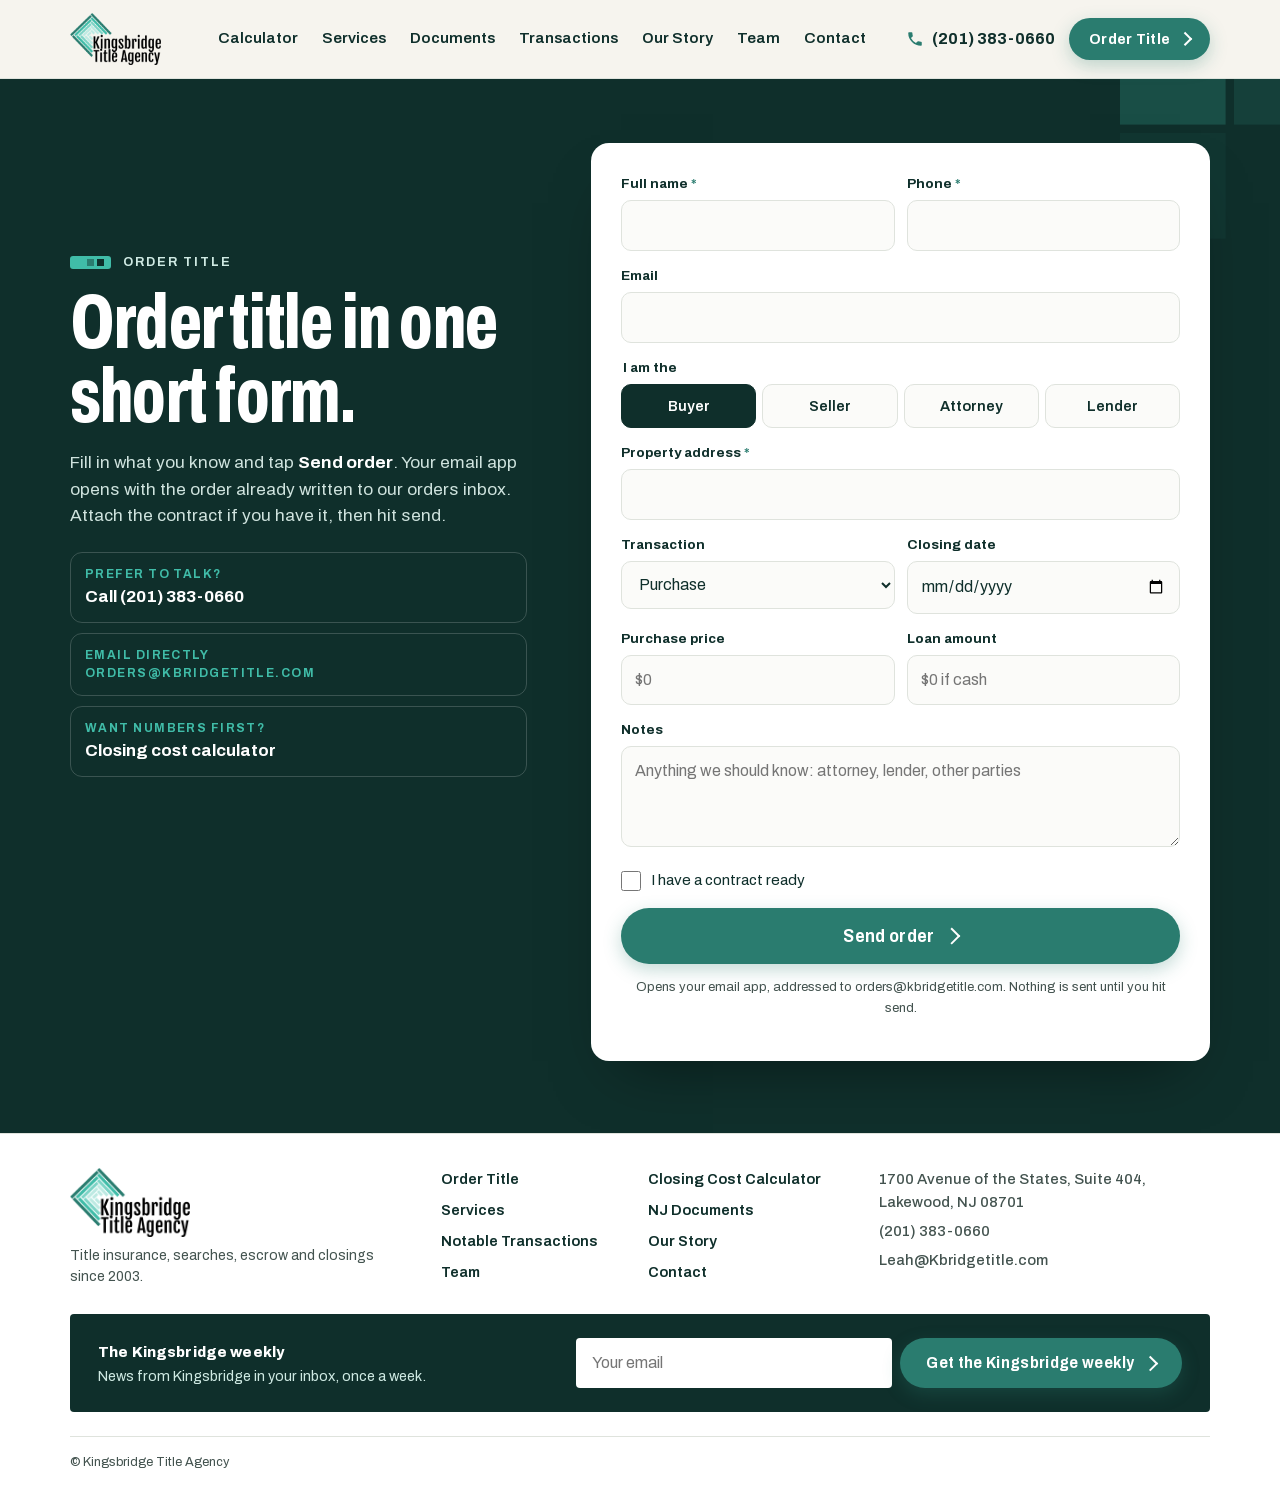
<file: order.html>
<!doctype html>
<html lang="en">
<head>
<meta charset="utf-8">
<meta name="viewport" content="width=device-width, initial-scale=1, viewport-fit=cover">
<title>Order Title | Kingsbridge Title Agency</title>
<meta name="description" content="Open a title order with Kingsbridge Title Agency in one short form. It goes straight to our orders inbox, or call (201) 383-0660.">
<meta property="og:title" content="Order Title | Kingsbridge Title Agency">
<meta property="og:description" content="Open a title order with Kingsbridge Title Agency in one short form. It goes straight to our orders inbox, or call (201) 383-0660.">
<meta property="og:image" content="og.png">
<meta name="theme-color" content="#0f2f2b">
<link rel="icon" href="favicon.png" type="image/png">
<link rel="preload" href="fonts/archivo.woff2" as="font" type="font/woff2" crossorigin>
<link rel="stylesheet" href="styles.css">
<script src="nav.js" defer></script>
<script src="order.js" defer></script>
</head>
<body class="pg-order">
<a class="skip" href="#main">Skip to content</a>
<header class="topbar">
  <div class="wrap bar">
    <a class="brand" href="index.html" aria-label="Kingsbridge Title Agency, home">
      <img src="img/logo.png" alt="Kingsbridge Title Agency" width="112" height="64">
    </a>
    <nav class="nav" id="siteNav" aria-label="Main">
      <a href="index.html" class="nav-home">Home</a>
      <a href="calculator.html">Calculator</a>
      <a href="services.html">Services</a>
      <a href="documents.html">Documents</a>
      <a href="transactions.html">Transactions</a>
      <a href="about.html">Our Story</a>
      <a href="team.html">Team</a>
      <a href="contact.html">Contact</a>
      <a class="nav-order" href="order.html" aria-current="page">Order Title</a>
    </nav>
    <div class="bar-actions">
      <a class="bar-call" href="tel:+12013830660" aria-label="Call (201) 383-0660"><svg viewBox="0 0 24 24" aria-hidden="true"><path d="M6.6 10.8a15.1 15.1 0 0 0 6.6 6.6l2.2-2.2a1 1 0 0 1 1-.25 11.4 11.4 0 0 0 3.6.57 1 1 0 0 1 1 1V20a1 1 0 0 1-1 1A17 17 0 0 1 3 4a1 1 0 0 1 1-1h3.5a1 1 0 0 1 1 1c0 1.25.2 2.45.57 3.57a1 1 0 0 1-.25 1z"/></svg><span>(201) 383-0660</span></a>
      <a class="btn btn-order btn-sm bar-order" href="order.html" aria-current="page">Order Title</a>
      <button class="menu-btn" type="button" aria-controls="siteNav" aria-expanded="false" aria-label="Open menu"><span></span><span></span><span></span></button>
    </div>
  </div>
</header>

<main id="main">
<section id="order" class="order order-page" aria-labelledby="order-title">
  <div class="wrap order-grid">
    <div class="order-intro">
      <p class="label light"><span class="tiles" aria-hidden="true"><i></i><i></i><i></i></span>Order title</p>
      <h1 id="order-title">Order title in one short form.</h1>
      <p class="lead">Fill in what you know and tap <strong>Send order</strong>. Your email app opens with the order already written to our orders inbox. Attach the contract if you have it, then hit send.</p>
      <ul class="order-alt">
        <li><a href="tel:+12013830660"><span>Prefer to talk?</span>Call (201) 383-0660</a></li>
        <li><a href="mailto:orders@kbridgetitle.com?subject=Title%20order" data-order-email="?subject=Title%20order"><span>Email directly</span><span class="order-email">orders@kbridgetitle.com</span></a></li>
        <li><a href="calculator.html"><span>Want numbers first?</span>Closing cost calculator</a></li>
      </ul>
    </div>

    <form class="order-card" id="orderForm" novalidate>
      <div class="o-row2">
        <div class="field"><label for="oName">Full name <b aria-hidden="true">*</b></label><input id="oName" name="name" type="text" autocomplete="name" required></div>
        <div class="field"><label for="oPhone">Phone <b aria-hidden="true">*</b></label><input id="oPhone" name="phone" type="tel" autocomplete="tel" inputmode="tel" required></div>
      </div>
      <div class="field"><label for="oEmail">Email</label><input id="oEmail" name="email" type="email" autocomplete="email" inputmode="email"></div>
      <fieldset class="field roles">
        <legend>I am the</legend>
        <div class="chips">
          <label><input type="radio" name="role" value="Buyer" checked><span>Buyer</span></label>
          <label><input type="radio" name="role" value="Seller"><span>Seller</span></label>
          <label><input type="radio" name="role" value="Attorney"><span>Attorney</span></label>
          <label><input type="radio" name="role" value="Lender"><span>Lender</span></label>
        </div>
      </fieldset>
      <div class="field"><label for="oAddress">Property address <b aria-hidden="true">*</b></label><input id="oAddress" name="address" type="text" autocomplete="street-address" required></div>
      <div class="o-row2">
        <div class="field"><label for="oType">Transaction</label><select id="oType" name="type"><option value="Purchase">Purchase</option><option value="Refinance">Refinance</option></select></div>
        <div class="field"><label for="oClosing">Closing date</label><input id="oClosing" name="closing" type="date"></div>
      </div>
      <div class="o-row2">
        <div class="field" id="oPriceWrap"><label for="oPrice">Purchase price</label><input id="oPrice" name="price" class="money" type="text" inputmode="numeric" autocomplete="off" placeholder="$0"></div>
        <div class="field"><label for="oLoan">Loan amount</label><input id="oLoan" name="loan" class="money" type="text" inputmode="numeric" autocomplete="off" placeholder="$0 if cash"></div>
      </div>
      <p class="prefill-note" id="prefillNote" hidden>Price and loan filled in from your calculator estimate.</p>
      <div class="field"><label for="oNotes">Notes</label><textarea id="oNotes" name="notes" rows="3" placeholder="Anything we should know: attorney, lender, other parties"></textarea></div>
      <label class="check contract"><input type="checkbox" id="oContract" name="contract"> <span>I have a contract ready</span></label>
      <p class="attach-note" id="attachNote" hidden>Great. Attach the contract to the email that opens when you tap Send order (or email it to <span class="order-email">orders@kbridgetitle.com</span>).</p>
      <p class="form-error" id="orderError" role="alert" hidden></p>
      <button class="btn btn-order btn-block btn-lg" type="submit">Send order</button>
      <p class="fine center">Opens your email app, addressed to <span class="order-email">orders@kbridgetitle.com</span>. Nothing is sent until you hit send.</p>

      <div class="sent" id="orderSent" hidden tabindex="-1">
        <p class="sent-h">Your order email is ready.</p>
        <p>Your email app should have opened with the order to Kingsbridge. Hit <strong>send</strong> there to place it.</p>
        <p>Didn't open?</p>
        <div class="sent-actions">
          <a class="btn btn-dark btn-sm" id="orderMailAgain" href="mailto:orders@kbridgetitle.com">Open email again</a>
          <button class="btn btn-line btn-sm" type="button" id="orderCopy">Copy order details</button>
          <a class="btn btn-line btn-sm" href="tel:+12013830660">Call (201) 383-0660</a>
        </div>
        <p class="copied" id="orderCopied" role="status"></p>
      </div>
    </form>
  </div>
</section>


</main>

<footer class="footer">
  <div class="wrap foot">
    <div class="foot-brand">
      <img src="img/logo.png" alt="Kingsbridge Title Agency" width="140" height="80">
      <p>Title insurance, searches, escrow and closings since 2003.</p>
    </div>
    <nav class="foot-nav" aria-label="Footer">
      <a href="order.html">Order Title</a><a href="calculator.html">Closing Cost Calculator</a><a href="services.html">Services</a><a href="documents.html">NJ Documents</a><a href="transactions.html">Notable Transactions</a><a href="about.html">Our Story</a><a href="team.html">Team</a><a href="contact.html">Contact</a>
    </nav>
    <address class="foot-contact">
      <a href="https://maps.apple.com/?q=1700+Avenue+of+the+States+Suite+404+Lakewood+NJ+08701">1700 Avenue of the States, Suite 404, Lakewood, NJ 08701</a>
      <a href="tel:+12013830660">(201) 383-0660</a>
      <a href="mailto:Leah@Kbridgetitle.com">Leah@Kbridgetitle.com</a>
    </address>
  </div>
  <div class="wrap">
    <form class="news" id="newsForm" action="mailto:orders@kbridgetitle.com?subject=Newsletter%20signup" method="post" enctype="text/plain" novalidate>
      <div class="news-text">
        <p class="news-h"><label for="newsEmail">The Kingsbridge weekly</label></p>
        <p>News from Kingsbridge in your inbox, once a week.</p>
      </div>
      <div class="news-row">
        <input id="newsEmail" name="EMAIL" type="email" autocomplete="email" inputmode="email" placeholder="Your email" required>
        <button class="btn btn-order" type="submit">Get the Kingsbridge weekly</button>
      </div>
      <p class="news-msg" id="newsMsg" role="status" hidden></p>
    </form>
  </div>
  <div class="wrap"><p class="copy">© Kingsbridge Title Agency</p></div>
</footer>

<div class="dock" aria-label="Quick actions">
  <a class="btn btn-order" href="order.html">Order Title</a>
  <a class="btn btn-line-light" href="tel:+12013830660">Call</a>
</div>
</body>
</html>
</file>
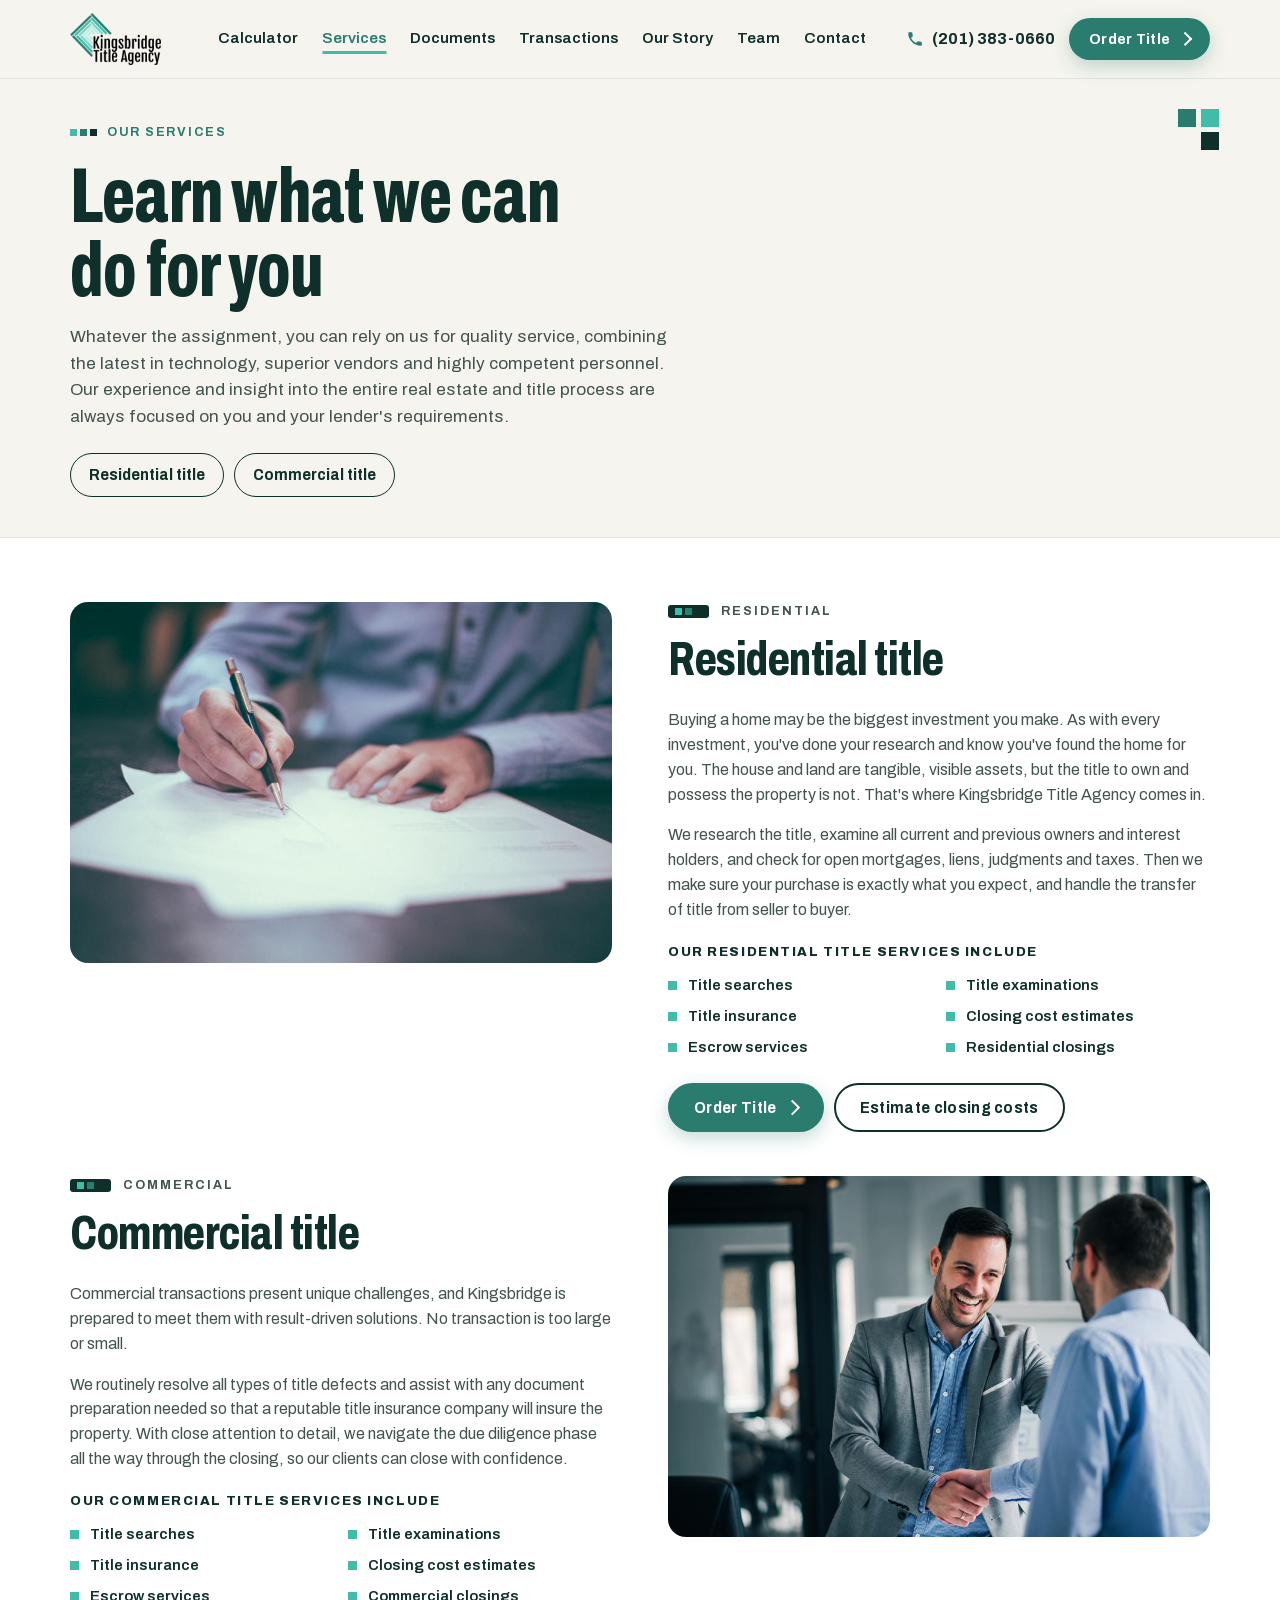
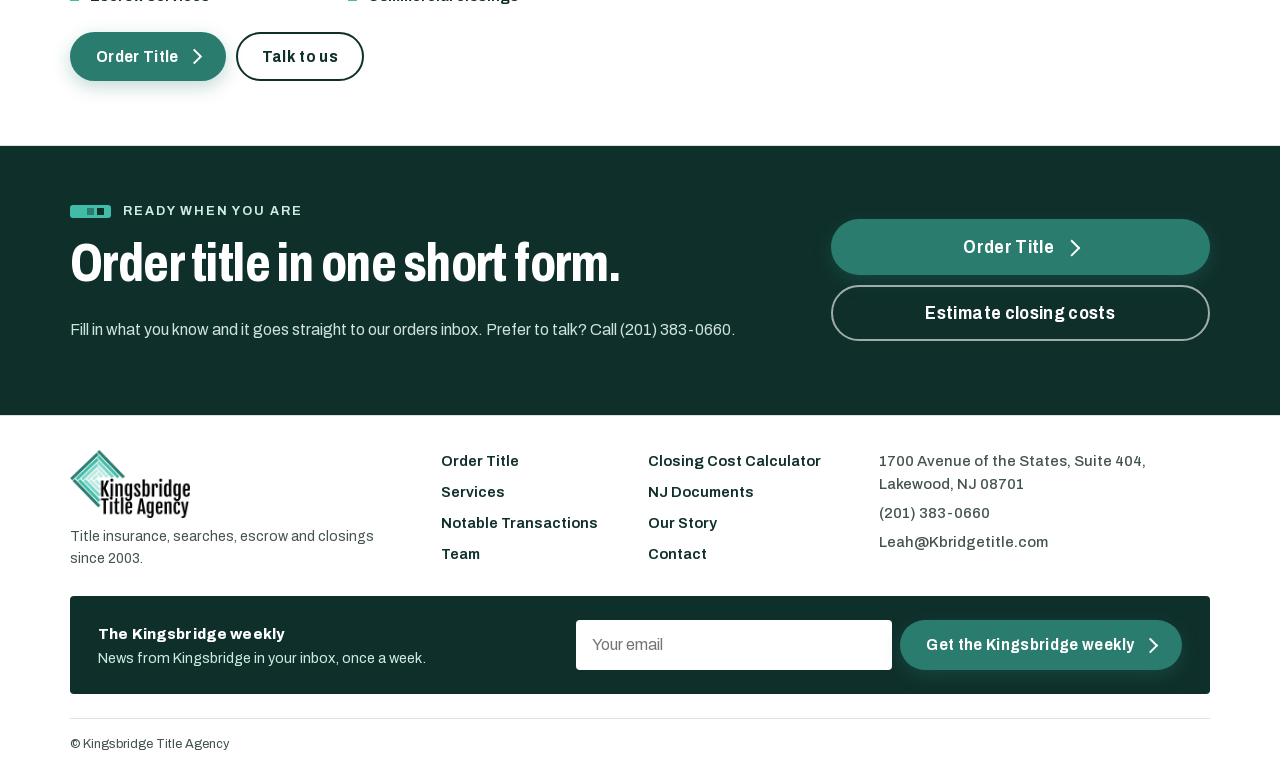
<file: services.html>
<!doctype html>
<html lang="en">
<head>
<meta charset="utf-8">
<meta name="viewport" content="width=device-width, initial-scale=1, viewport-fit=cover">
<title>Residential &amp; Commercial Title Services | Kingsbridge Title Agency</title>
<meta name="description" content="Residential and commercial title from Kingsbridge Title Agency: title searches, examinations, title insurance, closing cost estimates, escrow and closings.">
<meta property="og:title" content="Residential &amp; Commercial Title Services | Kingsbridge Title Agency">
<meta property="og:description" content="Residential and commercial title from Kingsbridge Title Agency: title searches, examinations, title insurance, closing cost estimates, escrow and closings.">
<meta property="og:image" content="og.png">
<meta name="theme-color" content="#0f2f2b">
<link rel="icon" href="favicon.png" type="image/png">
<link rel="preload" href="fonts/archivo.woff2" as="font" type="font/woff2" crossorigin>
<link rel="stylesheet" href="styles.css">
<script src="nav.js" defer></script>
<script src="order.js" defer></script>
</head>
<body class="pg-services">
<a class="skip" href="#main">Skip to content</a>
<header class="topbar">
  <div class="wrap bar">
    <a class="brand" href="index.html" aria-label="Kingsbridge Title Agency, home">
      <img src="img/logo.png" alt="Kingsbridge Title Agency" width="112" height="64">
    </a>
    <nav class="nav" id="siteNav" aria-label="Main">
      <a href="index.html" class="nav-home">Home</a>
      <a href="calculator.html">Calculator</a>
      <a href="services.html" aria-current="page">Services</a>
      <a href="documents.html">Documents</a>
      <a href="transactions.html">Transactions</a>
      <a href="about.html">Our Story</a>
      <a href="team.html">Team</a>
      <a href="contact.html">Contact</a>
      <a class="nav-order" href="order.html">Order Title</a>
    </nav>
    <div class="bar-actions">
      <a class="bar-call" href="tel:+12013830660" aria-label="Call (201) 383-0660"><svg viewBox="0 0 24 24" aria-hidden="true"><path d="M6.6 10.8a15.1 15.1 0 0 0 6.6 6.6l2.2-2.2a1 1 0 0 1 1-.25 11.4 11.4 0 0 0 3.6.57 1 1 0 0 1 1 1V20a1 1 0 0 1-1 1A17 17 0 0 1 3 4a1 1 0 0 1 1-1h3.5a1 1 0 0 1 1 1c0 1.25.2 2.45.57 3.57a1 1 0 0 1-.25 1z"/></svg><span>(201) 383-0660</span></a>
      <a class="btn btn-order btn-sm bar-order" href="order.html">Order Title</a>
      <button class="menu-btn" type="button" aria-controls="siteNav" aria-expanded="false" aria-label="Open menu"><span></span><span></span><span></span></button>
    </div>
  </div>
</header>

<main id="main">
<section class="page-head" aria-labelledby="page-title">
  <div class="wrap">
    <p class="kicker"><span class="tiles" aria-hidden="true"><i></i><i></i><i></i></span>Our services</p>
    <h1 id="page-title">Learn what we can do for you</h1>
    <p class="lead">Whatever the assignment, you can rely on us for quality service, combining the latest in technology, superior vendors and highly competent personnel. Our experience and insight into the entire real estate and title process are always focused on you and your lender's requirements.</p>
    <p class="jump"><a href="#residential">Residential title</a><a href="#commercial">Commercial title</a></p>
  </div>
</section>
<section class="services svc-page" aria-label="Services">
  <div class="wrap svc-grid">
    <article class="svc" id="residential" aria-labelledby="res-title">
      <img src="img/signing.jpg" alt="Signing closing documents" width="900" height="601">
      <div class="svc-body">
        <p class="label"><span class="tiles" aria-hidden="true"><i></i><i></i><i></i></span>Residential</p>
        <h2 id="res-title">Residential title</h2>
        <p>Buying a home may be the biggest investment you make. As with every investment, you've done your research and know you've found the home for you. The house and land are tangible, visible assets, but the title to own and possess the property is not. That's where Kingsbridge Title Agency comes in.</p>
        <p>We research the title, examine all current and previous owners and interest holders, and check for open mortgages, liens, judgments and taxes. Then we make sure your purchase is exactly what you expect, and handle the transfer of title from seller to buyer.</p>
        <h3 class="mini">Our residential title services include</h3>
        <ul class="ticks">
            <li>Title searches</li><li>Title examinations</li><li>Title insurance</li>
            <li>Closing cost estimates</li><li>Escrow services</li><li>Residential closings</li>
          </ul>
        <div class="svc-cta"><a class="btn btn-order" href="order.html">Order Title</a><a class="btn btn-line" href="calculator.html">Estimate closing costs</a></div>
      </div>
    </article>
    <article class="svc" id="commercial" aria-labelledby="com-title">
      <img src="img/handshake.jpg" alt="A handshake across a table" width="900" height="601">
      <div class="svc-body">
        <p class="label"><span class="tiles" aria-hidden="true"><i></i><i></i><i></i></span>Commercial</p>
        <h2 id="com-title">Commercial title</h2>
        <p>Commercial transactions present unique challenges, and Kingsbridge is prepared to meet them with result-driven solutions. No transaction is too large or small.</p>
        <p>We routinely resolve all types of title defects and assist with any document preparation needed so that a reputable title insurance company will insure the property. With close attention to detail, we navigate the due diligence phase all the way through the closing, so our clients can close with confidence.</p>
        <h3 class="mini">Our commercial title services include</h3>
        <ul class="ticks">
            <li>Title searches</li><li>Title examinations</li><li>Title insurance</li>
            <li>Closing cost estimates</li><li>Escrow services</li><li>Commercial closings</li>
          </ul>
        <div class="svc-cta"><a class="btn btn-order" href="order.html">Order Title</a><a class="btn btn-line" href="contact.html">Talk to us</a></div>
      </div>
    </article>
  </div>
</section>
<section class="cta-band" aria-labelledby="cta-title">
  <div class="wrap cta-grid">
    <div>
      <p class="label light"><span class="tiles" aria-hidden="true"><i></i><i></i><i></i></span>Ready when you are</p>
      <h2 id="cta-title">Order title in one short form.</h2>
      <p>Fill in what you know and it goes straight to our orders inbox. Prefer to talk? Call (201) 383-0660.</p>
    </div>
    <div class="cta-actions">
      <a class="btn btn-order btn-lg" href="order.html">Order Title</a>
      <a class="btn btn-line-light btn-lg" href="calculator.html">Estimate closing costs</a>
    </div>
  </div>
</section>
</main>

<footer class="footer">
  <div class="wrap foot">
    <div class="foot-brand">
      <img src="img/logo.png" alt="Kingsbridge Title Agency" width="140" height="80">
      <p>Title insurance, searches, escrow and closings since 2003.</p>
    </div>
    <nav class="foot-nav" aria-label="Footer">
      <a href="order.html">Order Title</a><a href="calculator.html">Closing Cost Calculator</a><a href="services.html">Services</a><a href="documents.html">NJ Documents</a><a href="transactions.html">Notable Transactions</a><a href="about.html">Our Story</a><a href="team.html">Team</a><a href="contact.html">Contact</a>
    </nav>
    <address class="foot-contact">
      <a href="https://maps.apple.com/?q=1700+Avenue+of+the+States+Suite+404+Lakewood+NJ+08701">1700 Avenue of the States, Suite 404, Lakewood, NJ 08701</a>
      <a href="tel:+12013830660">(201) 383-0660</a>
      <a href="mailto:Leah@Kbridgetitle.com">Leah@Kbridgetitle.com</a>
    </address>
  </div>
  <div class="wrap">
    <form class="news" id="newsForm" action="mailto:orders@kbridgetitle.com?subject=Newsletter%20signup" method="post" enctype="text/plain" novalidate>
      <div class="news-text">
        <p class="news-h"><label for="newsEmail">The Kingsbridge weekly</label></p>
        <p>News from Kingsbridge in your inbox, once a week.</p>
      </div>
      <div class="news-row">
        <input id="newsEmail" name="EMAIL" type="email" autocomplete="email" inputmode="email" placeholder="Your email" required>
        <button class="btn btn-order" type="submit">Get the Kingsbridge weekly</button>
      </div>
      <p class="news-msg" id="newsMsg" role="status" hidden></p>
    </form>
  </div>
  <div class="wrap"><p class="copy">© Kingsbridge Title Agency</p></div>
</footer>

<div class="dock" aria-label="Quick actions">
  <a class="btn btn-order" href="order.html">Order Title</a>
  <a class="btn btn-line-light" href="tel:+12013830660">Call</a>
</div>
</body>
</html>
</file>
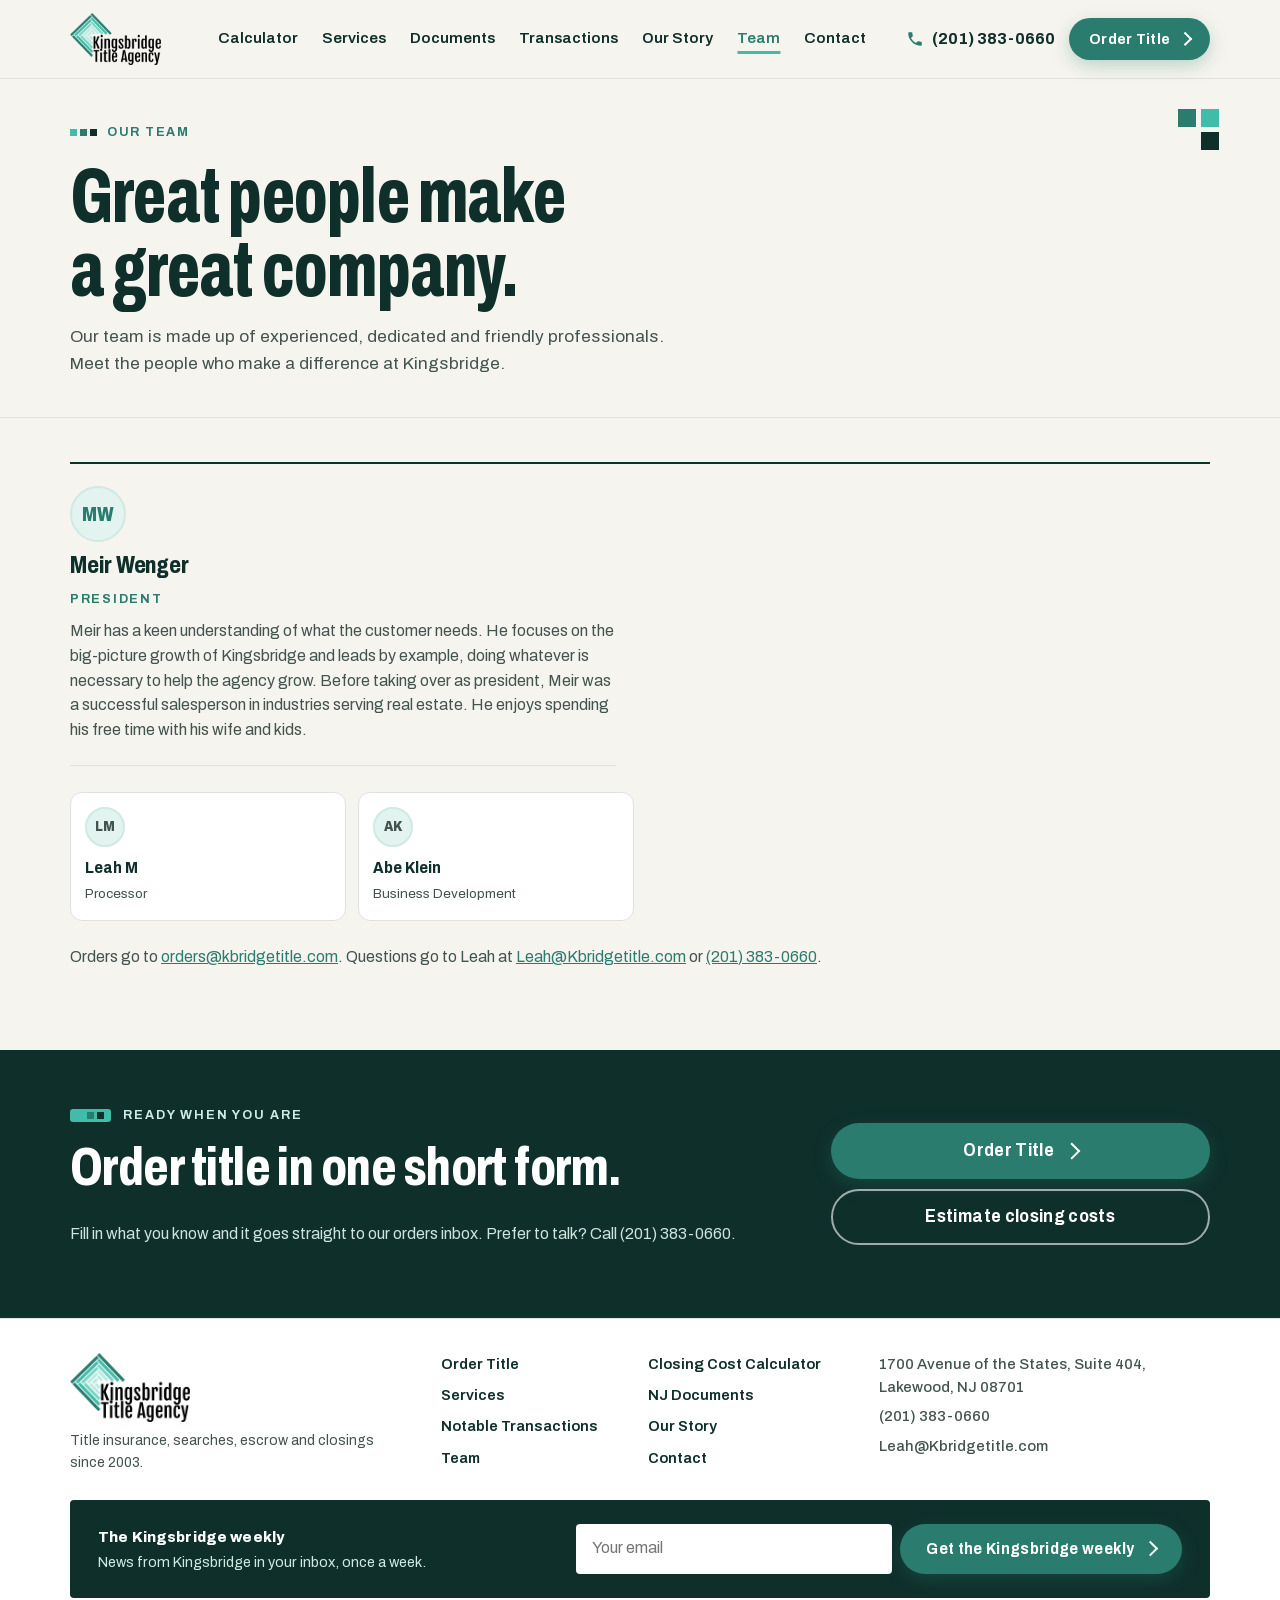
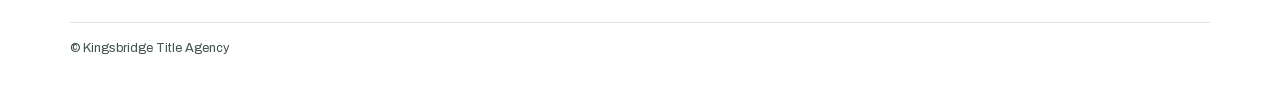
<file: team.html>
<!doctype html>
<html lang="en">
<head>
<meta charset="utf-8">
<meta name="viewport" content="width=device-width, initial-scale=1, viewport-fit=cover">
<title>Our Team | Kingsbridge Title Agency</title>
<meta name="description" content="Meet the Kingsbridge Title Agency team: Meir Wenger, Leah M and Abe Klein.">
<meta property="og:title" content="Our Team | Kingsbridge Title Agency">
<meta property="og:description" content="Meet the Kingsbridge Title Agency team: Meir Wenger, Leah M and Abe Klein.">
<meta property="og:image" content="og.png">
<meta name="theme-color" content="#0f2f2b">
<link rel="icon" href="favicon.png" type="image/png">
<link rel="preload" href="fonts/archivo.woff2" as="font" type="font/woff2" crossorigin>
<link rel="stylesheet" href="styles.css">
<script src="nav.js" defer></script>
<script src="order.js" defer></script>
</head>
<body class="pg-team">
<a class="skip" href="#main">Skip to content</a>
<header class="topbar">
  <div class="wrap bar">
    <a class="brand" href="index.html" aria-label="Kingsbridge Title Agency, home">
      <img src="img/logo.png" alt="Kingsbridge Title Agency" width="112" height="64">
    </a>
    <nav class="nav" id="siteNav" aria-label="Main">
      <a href="index.html" class="nav-home">Home</a>
      <a href="calculator.html">Calculator</a>
      <a href="services.html">Services</a>
      <a href="documents.html">Documents</a>
      <a href="transactions.html">Transactions</a>
      <a href="about.html">Our Story</a>
      <a href="team.html" aria-current="page">Team</a>
      <a href="contact.html">Contact</a>
      <a class="nav-order" href="order.html">Order Title</a>
    </nav>
    <div class="bar-actions">
      <a class="bar-call" href="tel:+12013830660" aria-label="Call (201) 383-0660"><svg viewBox="0 0 24 24" aria-hidden="true"><path d="M6.6 10.8a15.1 15.1 0 0 0 6.6 6.6l2.2-2.2a1 1 0 0 1 1-.25 11.4 11.4 0 0 0 3.6.57 1 1 0 0 1 1 1V20a1 1 0 0 1-1 1A17 17 0 0 1 3 4a1 1 0 0 1 1-1h3.5a1 1 0 0 1 1 1c0 1.25.2 2.45.57 3.57a1 1 0 0 1-.25 1z"/></svg><span>(201) 383-0660</span></a>
      <a class="btn btn-order btn-sm bar-order" href="order.html">Order Title</a>
      <button class="menu-btn" type="button" aria-controls="siteNav" aria-expanded="false" aria-label="Open menu"><span></span><span></span><span></span></button>
    </div>
  </div>
</header>

<main id="main">
<section class="page-head" aria-labelledby="page-title">
  <div class="wrap">
    <p class="kicker"><span class="tiles" aria-hidden="true"><i></i><i></i><i></i></span>Our team</p>
    <h1 id="page-title">Great people make a great company.</h1>
    <p class="lead">Our team is made up of experienced, dedicated and friendly professionals. Meet the people who make a difference at Kingsbridge.</p>
  </div>
</section>
<section class="about team-page" aria-label="Team">
  <div class="wrap">
    <div class="team-lead">
      <article class="person">
        <span class="mono" aria-hidden="true">MW</span>
        <h2 class="h3">Meir Wenger</h2>
        <p class="role">President</p>
        <p>Meir has a keen understanding of what the customer needs. He focuses on the big-picture growth of Kingsbridge and leads by example, doing whatever is necessary to help the agency grow. Before taking over as president, Meir was a successful salesperson in industries serving real estate. He enjoys spending his free time with his wife and kids.</p>
      </article>
    </div>
    <ul class="team">
      <li><span class="mono sm" aria-hidden="true">LM</span><strong>Leah M</strong><span>Processor</span></li>
      <li><span class="mono sm" aria-hidden="true">AK</span><strong>Abe Klein</strong><span>Business Development</span></li>
    </ul>
    <p class="team-note">Orders go to <a href="mailto:orders@kbridgetitle.com" data-order-email=""><span class="order-email">orders@kbridgetitle.com</span></a>. Questions go to Leah at <a href="mailto:Leah@Kbridgetitle.com">Leah@Kbridgetitle.com</a> or <a href="tel:+12013830660">(201) 383-0660</a>.</p>
  </div>
</section>
<section class="cta-band" aria-labelledby="cta-title">
  <div class="wrap cta-grid">
    <div>
      <p class="label light"><span class="tiles" aria-hidden="true"><i></i><i></i><i></i></span>Ready when you are</p>
      <h2 id="cta-title">Order title in one short form.</h2>
      <p>Fill in what you know and it goes straight to our orders inbox. Prefer to talk? Call (201) 383-0660.</p>
    </div>
    <div class="cta-actions">
      <a class="btn btn-order btn-lg" href="order.html">Order Title</a>
      <a class="btn btn-line-light btn-lg" href="calculator.html">Estimate closing costs</a>
    </div>
  </div>
</section>
</main>

<footer class="footer">
  <div class="wrap foot">
    <div class="foot-brand">
      <img src="img/logo.png" alt="Kingsbridge Title Agency" width="140" height="80">
      <p>Title insurance, searches, escrow and closings since 2003.</p>
    </div>
    <nav class="foot-nav" aria-label="Footer">
      <a href="order.html">Order Title</a><a href="calculator.html">Closing Cost Calculator</a><a href="services.html">Services</a><a href="documents.html">NJ Documents</a><a href="transactions.html">Notable Transactions</a><a href="about.html">Our Story</a><a href="team.html">Team</a><a href="contact.html">Contact</a>
    </nav>
    <address class="foot-contact">
      <a href="https://maps.apple.com/?q=1700+Avenue+of+the+States+Suite+404+Lakewood+NJ+08701">1700 Avenue of the States, Suite 404, Lakewood, NJ 08701</a>
      <a href="tel:+12013830660">(201) 383-0660</a>
      <a href="mailto:Leah@Kbridgetitle.com">Leah@Kbridgetitle.com</a>
    </address>
  </div>
  <div class="wrap">
    <form class="news" id="newsForm" action="mailto:orders@kbridgetitle.com?subject=Newsletter%20signup" method="post" enctype="text/plain" novalidate>
      <div class="news-text">
        <p class="news-h"><label for="newsEmail">The Kingsbridge weekly</label></p>
        <p>News from Kingsbridge in your inbox, once a week.</p>
      </div>
      <div class="news-row">
        <input id="newsEmail" name="EMAIL" type="email" autocomplete="email" inputmode="email" placeholder="Your email" required>
        <button class="btn btn-order" type="submit">Get the Kingsbridge weekly</button>
      </div>
      <p class="news-msg" id="newsMsg" role="status" hidden></p>
    </form>
  </div>
  <div class="wrap"><p class="copy">© Kingsbridge Title Agency</p></div>
</footer>

<div class="dock" aria-label="Quick actions">
  <a class="btn btn-order" href="order.html">Order Title</a>
  <a class="btn btn-line-light" href="tel:+12013830660">Call</a>
</div>
</body>
</html>
</file>
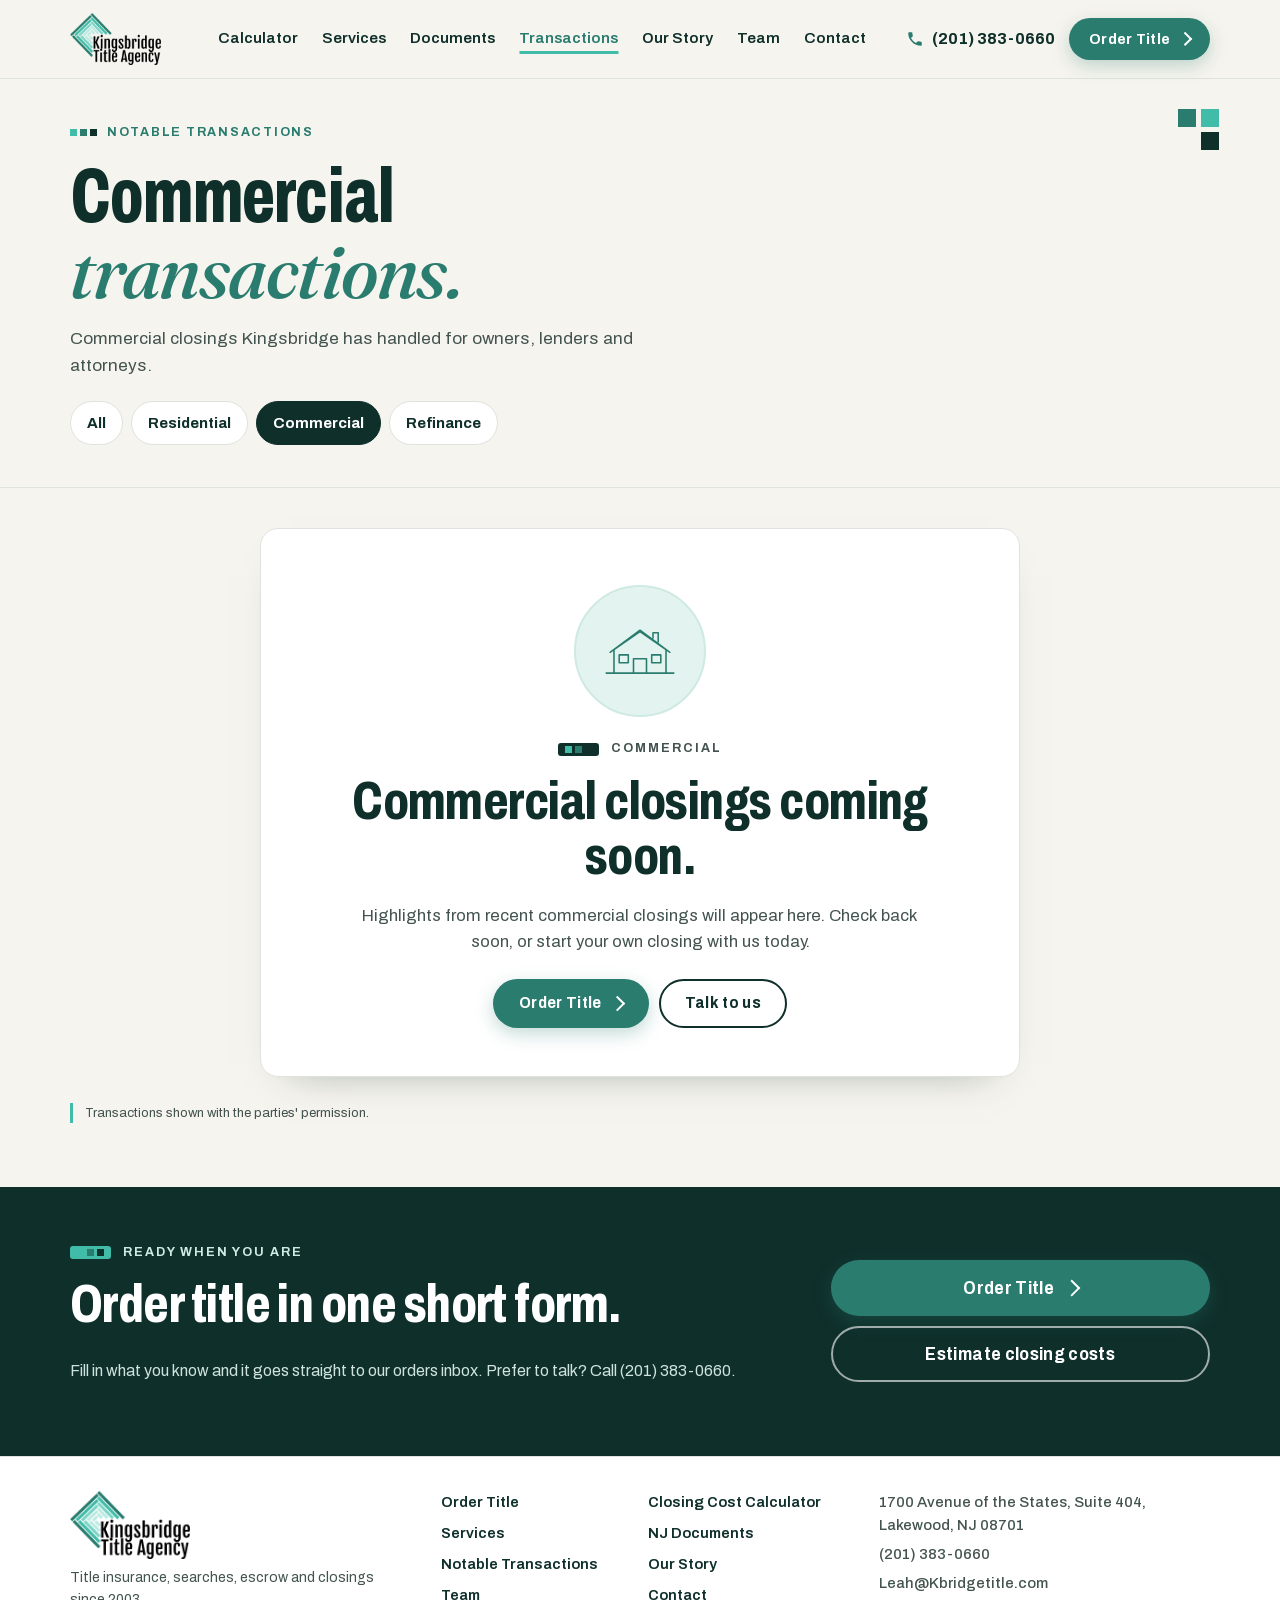
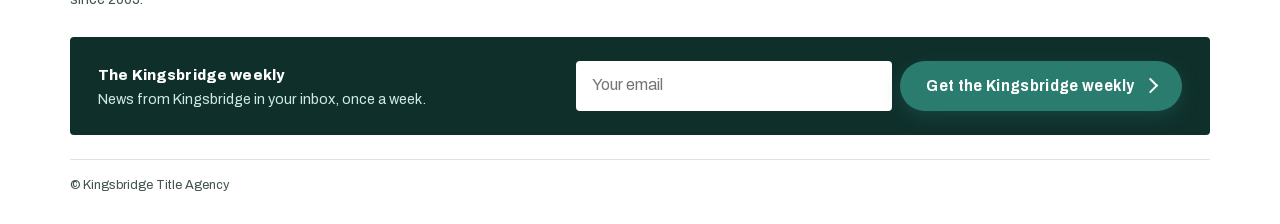
<file: transactions-commercial.html>
<!doctype html>
<html lang="en">
<head>
<meta charset="utf-8">
<meta name="viewport" content="width=device-width, initial-scale=1, viewport-fit=cover">
<title>Commercial Transactions | Kingsbridge Title Agency</title>
<meta name="description" content="Commercial closings handled by Kingsbridge Title Agency.">
<meta property="og:title" content="Commercial Transactions | Kingsbridge Title Agency">
<meta property="og:description" content="Commercial closings handled by Kingsbridge Title Agency.">
<meta property="og:image" content="og.png">
<meta name="theme-color" content="#0f2f2b">
<link rel="icon" href="favicon.png" type="image/png">
<link rel="preload" href="fonts/archivo.woff2" as="font" type="font/woff2" crossorigin>
<link rel="stylesheet" href="styles.css">
<script src="nav.js" defer></script>
<script src="order.js" defer></script>
</head>
<body class="pg-transactions-commercial">
<a class="skip" href="#main">Skip to content</a>
<header class="topbar">
  <div class="wrap bar">
    <a class="brand" href="index.html" aria-label="Kingsbridge Title Agency, home">
      <img src="img/logo.png" alt="Kingsbridge Title Agency" width="112" height="64">
    </a>
    <nav class="nav" id="siteNav" aria-label="Main">
      <a href="index.html" class="nav-home">Home</a>
      <a href="calculator.html">Calculator</a>
      <a href="services.html">Services</a>
      <a href="documents.html">Documents</a>
      <a href="transactions.html" aria-current="page">Transactions</a>
      <a href="about.html">Our Story</a>
      <a href="team.html">Team</a>
      <a href="contact.html">Contact</a>
      <a class="nav-order" href="order.html">Order Title</a>
    </nav>
    <div class="bar-actions">
      <a class="bar-call" href="tel:+12013830660" aria-label="Call (201) 383-0660"><svg viewBox="0 0 24 24" aria-hidden="true"><path d="M6.6 10.8a15.1 15.1 0 0 0 6.6 6.6l2.2-2.2a1 1 0 0 1 1-.25 11.4 11.4 0 0 0 3.6.57 1 1 0 0 1 1 1V20a1 1 0 0 1-1 1A17 17 0 0 1 3 4a1 1 0 0 1 1-1h3.5a1 1 0 0 1 1 1c0 1.25.2 2.45.57 3.57a1 1 0 0 1-.25 1z"/></svg><span>(201) 383-0660</span></a>
      <a class="btn btn-order btn-sm bar-order" href="order.html">Order Title</a>
      <button class="menu-btn" type="button" aria-controls="siteNav" aria-expanded="false" aria-label="Open menu"><span></span><span></span><span></span></button>
    </div>
  </div>
</header>

<main id="main">
<section class="page-head" aria-labelledby="page-title">
  <div class="wrap">
    <p class="kicker"><span class="tiles" aria-hidden="true"><i></i><i></i><i></i></span>Notable transactions</p>
    <h1 id="page-title">Commercial <em>transactions.</em></h1>
    <p class="lead">Commercial closings Kingsbridge has handled for owners, lenders and attorneys.</p>
    <nav class="tx-tabs" aria-label="Transaction types"><a href="transactions.html">All</a><a href="transactions-residential.html">Residential</a><a href="transactions-commercial.html" aria-current="page">Commercial</a><a href="transactions-refinance.html">Refinance</a></nav>
  </div>
</section>
<section class="txs" aria-label="Notable transactions">
  <div class="wrap">
    <div class="tx-empty">
      <div class="tx-empty-art" aria-hidden="true"><svg class="tx-house" viewBox="0 0 120 80" aria-hidden="true"><path d="M8 74h104M20 74V38L60 10l40 28v36M14 42 60 8l46 34M50 74V52h20v22M28 46h14v12H28zM78 46h14v12H78zM80 20v-8h8v14" fill="none" stroke="currentColor" stroke-width="2.4" stroke-linejoin="round" stroke-linecap="round"/></svg></div>
      <p class="label"><span class="tiles" aria-hidden="true"><i></i><i></i><i></i></span>Commercial</p>
      <h2>Commercial closings coming soon.</h2>
      <p>Highlights from recent commercial closings will appear here. Check back soon, or start your own closing with us today.</p>
      <div class="svc-cta"><a class="btn btn-order" href="order.html">Order Title</a><a class="btn btn-line" href="contact.html">Talk to us</a></div>
    </div>
    <p class="tx-permission">Transactions shown with the parties' permission.</p>
  </div>
</section>
<section class="cta-band" aria-labelledby="cta-title">
  <div class="wrap cta-grid">
    <div>
      <p class="label light"><span class="tiles" aria-hidden="true"><i></i><i></i><i></i></span>Ready when you are</p>
      <h2 id="cta-title">Order title in one short form.</h2>
      <p>Fill in what you know and it goes straight to our orders inbox. Prefer to talk? Call (201) 383-0660.</p>
    </div>
    <div class="cta-actions">
      <a class="btn btn-order btn-lg" href="order.html">Order Title</a>
      <a class="btn btn-line-light btn-lg" href="calculator.html">Estimate closing costs</a>
    </div>
  </div>
</section>
</main>

<footer class="footer">
  <div class="wrap foot">
    <div class="foot-brand">
      <img src="img/logo.png" alt="Kingsbridge Title Agency" width="140" height="80">
      <p>Title insurance, searches, escrow and closings since 2003.</p>
    </div>
    <nav class="foot-nav" aria-label="Footer">
      <a href="order.html">Order Title</a><a href="calculator.html">Closing Cost Calculator</a><a href="services.html">Services</a><a href="documents.html">NJ Documents</a><a href="transactions.html">Notable Transactions</a><a href="about.html">Our Story</a><a href="team.html">Team</a><a href="contact.html">Contact</a>
    </nav>
    <address class="foot-contact">
      <a href="https://maps.apple.com/?q=1700+Avenue+of+the+States+Suite+404+Lakewood+NJ+08701">1700 Avenue of the States, Suite 404, Lakewood, NJ 08701</a>
      <a href="tel:+12013830660">(201) 383-0660</a>
      <a href="mailto:Leah@Kbridgetitle.com">Leah@Kbridgetitle.com</a>
    </address>
  </div>
  <div class="wrap">
    <form class="news" id="newsForm" action="mailto:orders@kbridgetitle.com?subject=Newsletter%20signup" method="post" enctype="text/plain" novalidate>
      <div class="news-text">
        <p class="news-h"><label for="newsEmail">The Kingsbridge weekly</label></p>
        <p>News from Kingsbridge in your inbox, once a week.</p>
      </div>
      <div class="news-row">
        <input id="newsEmail" name="EMAIL" type="email" autocomplete="email" inputmode="email" placeholder="Your email" required>
        <button class="btn btn-order" type="submit">Get the Kingsbridge weekly</button>
      </div>
      <p class="news-msg" id="newsMsg" role="status" hidden></p>
    </form>
  </div>
  <div class="wrap"><p class="copy">© Kingsbridge Title Agency</p></div>
</footer>

<div class="dock" aria-label="Quick actions">
  <a class="btn btn-order" href="order.html">Order Title</a>
  <a class="btn btn-line-light" href="tel:+12013830660">Call</a>
</div>
</body>
</html>
</file>
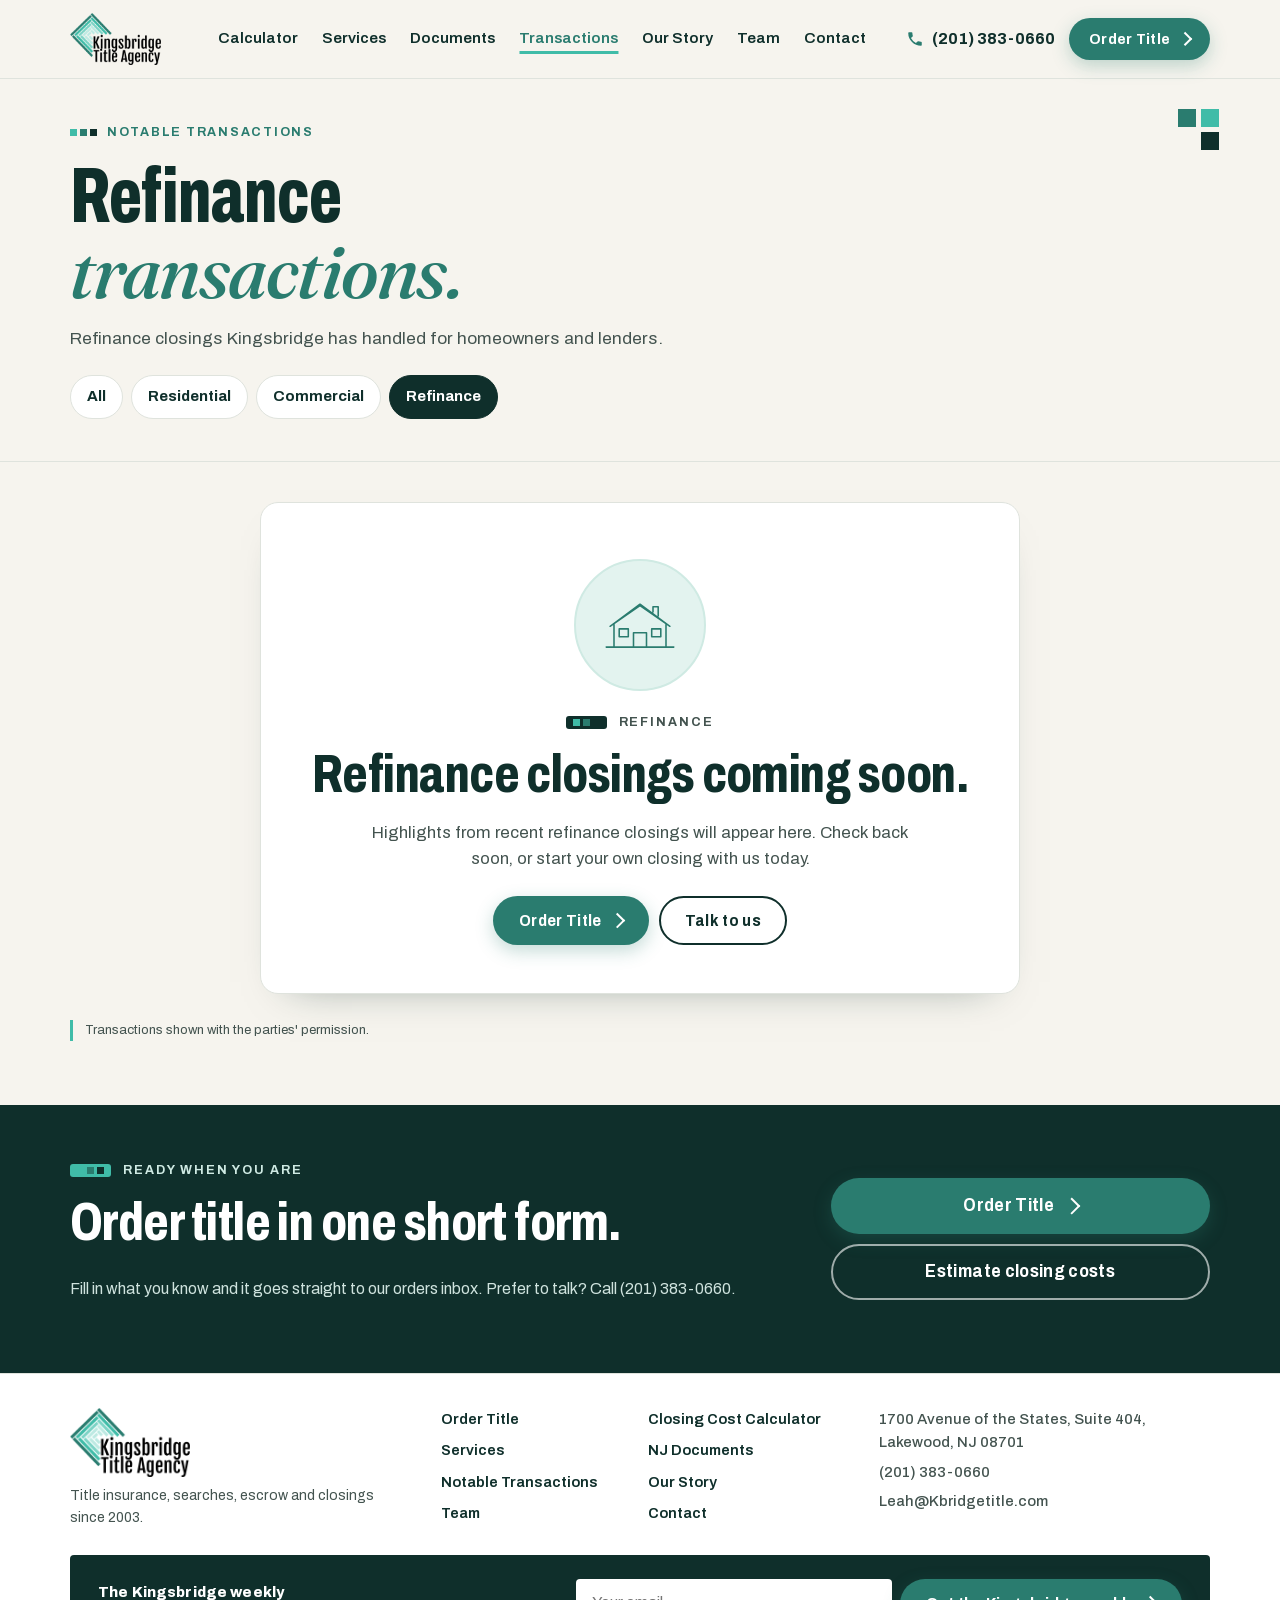
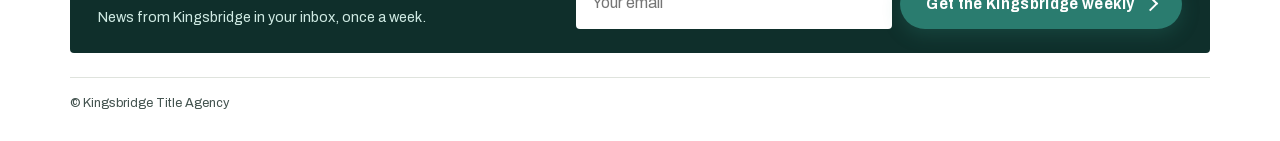
<file: transactions-refinance.html>
<!doctype html>
<html lang="en">
<head>
<meta charset="utf-8">
<meta name="viewport" content="width=device-width, initial-scale=1, viewport-fit=cover">
<title>Refinance Transactions | Kingsbridge Title Agency</title>
<meta name="description" content="Refinance closings handled by Kingsbridge Title Agency.">
<meta property="og:title" content="Refinance Transactions | Kingsbridge Title Agency">
<meta property="og:description" content="Refinance closings handled by Kingsbridge Title Agency.">
<meta property="og:image" content="og.png">
<meta name="theme-color" content="#0f2f2b">
<link rel="icon" href="favicon.png" type="image/png">
<link rel="preload" href="fonts/archivo.woff2" as="font" type="font/woff2" crossorigin>
<link rel="stylesheet" href="styles.css">
<script src="nav.js" defer></script>
<script src="order.js" defer></script>
</head>
<body class="pg-transactions-refinance">
<a class="skip" href="#main">Skip to content</a>
<header class="topbar">
  <div class="wrap bar">
    <a class="brand" href="index.html" aria-label="Kingsbridge Title Agency, home">
      <img src="img/logo.png" alt="Kingsbridge Title Agency" width="112" height="64">
    </a>
    <nav class="nav" id="siteNav" aria-label="Main">
      <a href="index.html" class="nav-home">Home</a>
      <a href="calculator.html">Calculator</a>
      <a href="services.html">Services</a>
      <a href="documents.html">Documents</a>
      <a href="transactions.html" aria-current="page">Transactions</a>
      <a href="about.html">Our Story</a>
      <a href="team.html">Team</a>
      <a href="contact.html">Contact</a>
      <a class="nav-order" href="order.html">Order Title</a>
    </nav>
    <div class="bar-actions">
      <a class="bar-call" href="tel:+12013830660" aria-label="Call (201) 383-0660"><svg viewBox="0 0 24 24" aria-hidden="true"><path d="M6.6 10.8a15.1 15.1 0 0 0 6.6 6.6l2.2-2.2a1 1 0 0 1 1-.25 11.4 11.4 0 0 0 3.6.57 1 1 0 0 1 1 1V20a1 1 0 0 1-1 1A17 17 0 0 1 3 4a1 1 0 0 1 1-1h3.5a1 1 0 0 1 1 1c0 1.25.2 2.45.57 3.57a1 1 0 0 1-.25 1z"/></svg><span>(201) 383-0660</span></a>
      <a class="btn btn-order btn-sm bar-order" href="order.html">Order Title</a>
      <button class="menu-btn" type="button" aria-controls="siteNav" aria-expanded="false" aria-label="Open menu"><span></span><span></span><span></span></button>
    </div>
  </div>
</header>

<main id="main">
<section class="page-head" aria-labelledby="page-title">
  <div class="wrap">
    <p class="kicker"><span class="tiles" aria-hidden="true"><i></i><i></i><i></i></span>Notable transactions</p>
    <h1 id="page-title">Refinance <em>transactions.</em></h1>
    <p class="lead">Refinance closings Kingsbridge has handled for homeowners and lenders.</p>
    <nav class="tx-tabs" aria-label="Transaction types"><a href="transactions.html">All</a><a href="transactions-residential.html">Residential</a><a href="transactions-commercial.html">Commercial</a><a href="transactions-refinance.html" aria-current="page">Refinance</a></nav>
  </div>
</section>
<section class="txs" aria-label="Notable transactions">
  <div class="wrap">
    <div class="tx-empty">
      <div class="tx-empty-art" aria-hidden="true"><svg class="tx-house" viewBox="0 0 120 80" aria-hidden="true"><path d="M8 74h104M20 74V38L60 10l40 28v36M14 42 60 8l46 34M50 74V52h20v22M28 46h14v12H28zM78 46h14v12H78zM80 20v-8h8v14" fill="none" stroke="currentColor" stroke-width="2.4" stroke-linejoin="round" stroke-linecap="round"/></svg></div>
      <p class="label"><span class="tiles" aria-hidden="true"><i></i><i></i><i></i></span>Refinance</p>
      <h2>Refinance closings coming soon.</h2>
      <p>Highlights from recent refinance closings will appear here. Check back soon, or start your own closing with us today.</p>
      <div class="svc-cta"><a class="btn btn-order" href="order.html">Order Title</a><a class="btn btn-line" href="contact.html">Talk to us</a></div>
    </div>
    <p class="tx-permission">Transactions shown with the parties' permission.</p>
  </div>
</section>
<section class="cta-band" aria-labelledby="cta-title">
  <div class="wrap cta-grid">
    <div>
      <p class="label light"><span class="tiles" aria-hidden="true"><i></i><i></i><i></i></span>Ready when you are</p>
      <h2 id="cta-title">Order title in one short form.</h2>
      <p>Fill in what you know and it goes straight to our orders inbox. Prefer to talk? Call (201) 383-0660.</p>
    </div>
    <div class="cta-actions">
      <a class="btn btn-order btn-lg" href="order.html">Order Title</a>
      <a class="btn btn-line-light btn-lg" href="calculator.html">Estimate closing costs</a>
    </div>
  </div>
</section>
</main>

<footer class="footer">
  <div class="wrap foot">
    <div class="foot-brand">
      <img src="img/logo.png" alt="Kingsbridge Title Agency" width="140" height="80">
      <p>Title insurance, searches, escrow and closings since 2003.</p>
    </div>
    <nav class="foot-nav" aria-label="Footer">
      <a href="order.html">Order Title</a><a href="calculator.html">Closing Cost Calculator</a><a href="services.html">Services</a><a href="documents.html">NJ Documents</a><a href="transactions.html">Notable Transactions</a><a href="about.html">Our Story</a><a href="team.html">Team</a><a href="contact.html">Contact</a>
    </nav>
    <address class="foot-contact">
      <a href="https://maps.apple.com/?q=1700+Avenue+of+the+States+Suite+404+Lakewood+NJ+08701">1700 Avenue of the States, Suite 404, Lakewood, NJ 08701</a>
      <a href="tel:+12013830660">(201) 383-0660</a>
      <a href="mailto:Leah@Kbridgetitle.com">Leah@Kbridgetitle.com</a>
    </address>
  </div>
  <div class="wrap">
    <form class="news" id="newsForm" action="mailto:orders@kbridgetitle.com?subject=Newsletter%20signup" method="post" enctype="text/plain" novalidate>
      <div class="news-text">
        <p class="news-h"><label for="newsEmail">The Kingsbridge weekly</label></p>
        <p>News from Kingsbridge in your inbox, once a week.</p>
      </div>
      <div class="news-row">
        <input id="newsEmail" name="EMAIL" type="email" autocomplete="email" inputmode="email" placeholder="Your email" required>
        <button class="btn btn-order" type="submit">Get the Kingsbridge weekly</button>
      </div>
      <p class="news-msg" id="newsMsg" role="status" hidden></p>
    </form>
  </div>
  <div class="wrap"><p class="copy">© Kingsbridge Title Agency</p></div>
</footer>

<div class="dock" aria-label="Quick actions">
  <a class="btn btn-order" href="order.html">Order Title</a>
  <a class="btn btn-line-light" href="tel:+12013830660">Call</a>
</div>
</body>
</html>
</file>
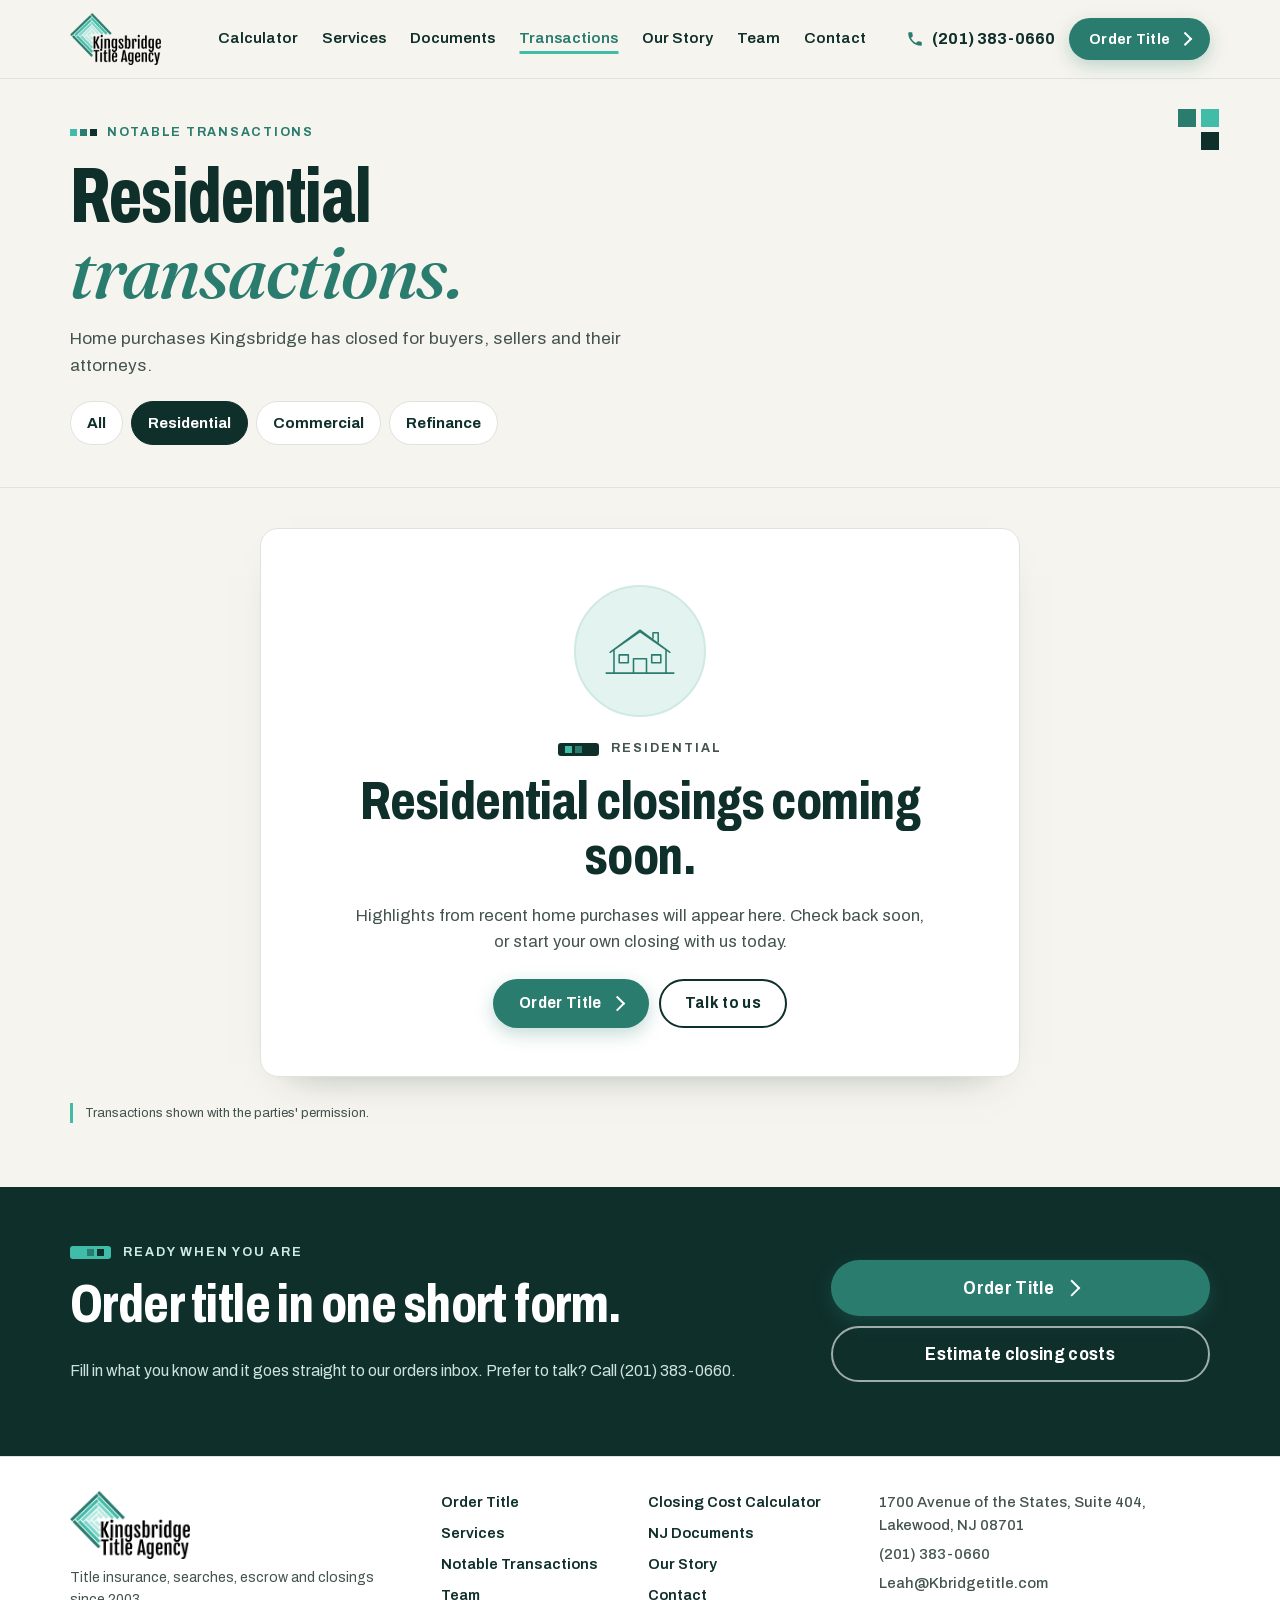
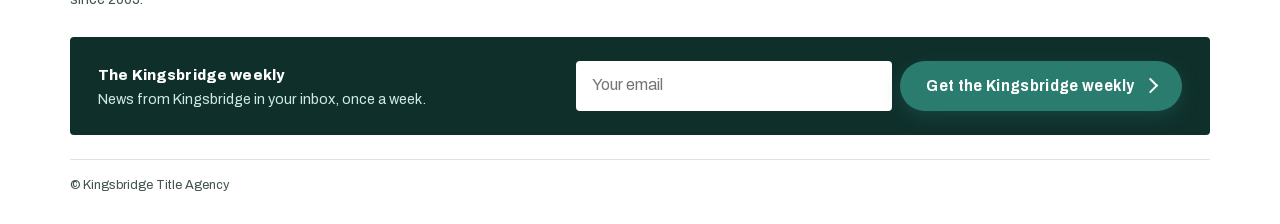
<file: transactions-residential.html>
<!doctype html>
<html lang="en">
<head>
<meta charset="utf-8">
<meta name="viewport" content="width=device-width, initial-scale=1, viewport-fit=cover">
<title>Residential Transactions | Kingsbridge Title Agency</title>
<meta name="description" content="Residential closings handled by Kingsbridge Title Agency.">
<meta property="og:title" content="Residential Transactions | Kingsbridge Title Agency">
<meta property="og:description" content="Residential closings handled by Kingsbridge Title Agency.">
<meta property="og:image" content="og.png">
<meta name="theme-color" content="#0f2f2b">
<link rel="icon" href="favicon.png" type="image/png">
<link rel="preload" href="fonts/archivo.woff2" as="font" type="font/woff2" crossorigin>
<link rel="stylesheet" href="styles.css">
<script src="nav.js" defer></script>
<script src="order.js" defer></script>
</head>
<body class="pg-transactions-residential">
<a class="skip" href="#main">Skip to content</a>
<header class="topbar">
  <div class="wrap bar">
    <a class="brand" href="index.html" aria-label="Kingsbridge Title Agency, home">
      <img src="img/logo.png" alt="Kingsbridge Title Agency" width="112" height="64">
    </a>
    <nav class="nav" id="siteNav" aria-label="Main">
      <a href="index.html" class="nav-home">Home</a>
      <a href="calculator.html">Calculator</a>
      <a href="services.html">Services</a>
      <a href="documents.html">Documents</a>
      <a href="transactions.html" aria-current="page">Transactions</a>
      <a href="about.html">Our Story</a>
      <a href="team.html">Team</a>
      <a href="contact.html">Contact</a>
      <a class="nav-order" href="order.html">Order Title</a>
    </nav>
    <div class="bar-actions">
      <a class="bar-call" href="tel:+12013830660" aria-label="Call (201) 383-0660"><svg viewBox="0 0 24 24" aria-hidden="true"><path d="M6.6 10.8a15.1 15.1 0 0 0 6.6 6.6l2.2-2.2a1 1 0 0 1 1-.25 11.4 11.4 0 0 0 3.6.57 1 1 0 0 1 1 1V20a1 1 0 0 1-1 1A17 17 0 0 1 3 4a1 1 0 0 1 1-1h3.5a1 1 0 0 1 1 1c0 1.25.2 2.45.57 3.57a1 1 0 0 1-.25 1z"/></svg><span>(201) 383-0660</span></a>
      <a class="btn btn-order btn-sm bar-order" href="order.html">Order Title</a>
      <button class="menu-btn" type="button" aria-controls="siteNav" aria-expanded="false" aria-label="Open menu"><span></span><span></span><span></span></button>
    </div>
  </div>
</header>

<main id="main">
<section class="page-head" aria-labelledby="page-title">
  <div class="wrap">
    <p class="kicker"><span class="tiles" aria-hidden="true"><i></i><i></i><i></i></span>Notable transactions</p>
    <h1 id="page-title">Residential <em>transactions.</em></h1>
    <p class="lead">Home purchases Kingsbridge has closed for buyers, sellers and their attorneys.</p>
    <nav class="tx-tabs" aria-label="Transaction types"><a href="transactions.html">All</a><a href="transactions-residential.html" aria-current="page">Residential</a><a href="transactions-commercial.html">Commercial</a><a href="transactions-refinance.html">Refinance</a></nav>
  </div>
</section>
<section class="txs" aria-label="Notable transactions">
  <div class="wrap">
    <div class="tx-empty">
      <div class="tx-empty-art" aria-hidden="true"><svg class="tx-house" viewBox="0 0 120 80" aria-hidden="true"><path d="M8 74h104M20 74V38L60 10l40 28v36M14 42 60 8l46 34M50 74V52h20v22M28 46h14v12H28zM78 46h14v12H78zM80 20v-8h8v14" fill="none" stroke="currentColor" stroke-width="2.4" stroke-linejoin="round" stroke-linecap="round"/></svg></div>
      <p class="label"><span class="tiles" aria-hidden="true"><i></i><i></i><i></i></span>Residential</p>
      <h2>Residential closings coming soon.</h2>
      <p>Highlights from recent home purchases will appear here. Check back soon, or start your own closing with us today.</p>
      <div class="svc-cta"><a class="btn btn-order" href="order.html">Order Title</a><a class="btn btn-line" href="contact.html">Talk to us</a></div>
    </div>
    <p class="tx-permission">Transactions shown with the parties' permission.</p>
  </div>
</section>
<section class="cta-band" aria-labelledby="cta-title">
  <div class="wrap cta-grid">
    <div>
      <p class="label light"><span class="tiles" aria-hidden="true"><i></i><i></i><i></i></span>Ready when you are</p>
      <h2 id="cta-title">Order title in one short form.</h2>
      <p>Fill in what you know and it goes straight to our orders inbox. Prefer to talk? Call (201) 383-0660.</p>
    </div>
    <div class="cta-actions">
      <a class="btn btn-order btn-lg" href="order.html">Order Title</a>
      <a class="btn btn-line-light btn-lg" href="calculator.html">Estimate closing costs</a>
    </div>
  </div>
</section>
</main>

<footer class="footer">
  <div class="wrap foot">
    <div class="foot-brand">
      <img src="img/logo.png" alt="Kingsbridge Title Agency" width="140" height="80">
      <p>Title insurance, searches, escrow and closings since 2003.</p>
    </div>
    <nav class="foot-nav" aria-label="Footer">
      <a href="order.html">Order Title</a><a href="calculator.html">Closing Cost Calculator</a><a href="services.html">Services</a><a href="documents.html">NJ Documents</a><a href="transactions.html">Notable Transactions</a><a href="about.html">Our Story</a><a href="team.html">Team</a><a href="contact.html">Contact</a>
    </nav>
    <address class="foot-contact">
      <a href="https://maps.apple.com/?q=1700+Avenue+of+the+States+Suite+404+Lakewood+NJ+08701">1700 Avenue of the States, Suite 404, Lakewood, NJ 08701</a>
      <a href="tel:+12013830660">(201) 383-0660</a>
      <a href="mailto:Leah@Kbridgetitle.com">Leah@Kbridgetitle.com</a>
    </address>
  </div>
  <div class="wrap">
    <form class="news" id="newsForm" action="mailto:orders@kbridgetitle.com?subject=Newsletter%20signup" method="post" enctype="text/plain" novalidate>
      <div class="news-text">
        <p class="news-h"><label for="newsEmail">The Kingsbridge weekly</label></p>
        <p>News from Kingsbridge in your inbox, once a week.</p>
      </div>
      <div class="news-row">
        <input id="newsEmail" name="EMAIL" type="email" autocomplete="email" inputmode="email" placeholder="Your email" required>
        <button class="btn btn-order" type="submit">Get the Kingsbridge weekly</button>
      </div>
      <p class="news-msg" id="newsMsg" role="status" hidden></p>
    </form>
  </div>
  <div class="wrap"><p class="copy">© Kingsbridge Title Agency</p></div>
</footer>

<div class="dock" aria-label="Quick actions">
  <a class="btn btn-order" href="order.html">Order Title</a>
  <a class="btn btn-line-light" href="tel:+12013830660">Call</a>
</div>
</body>
</html>
</file>
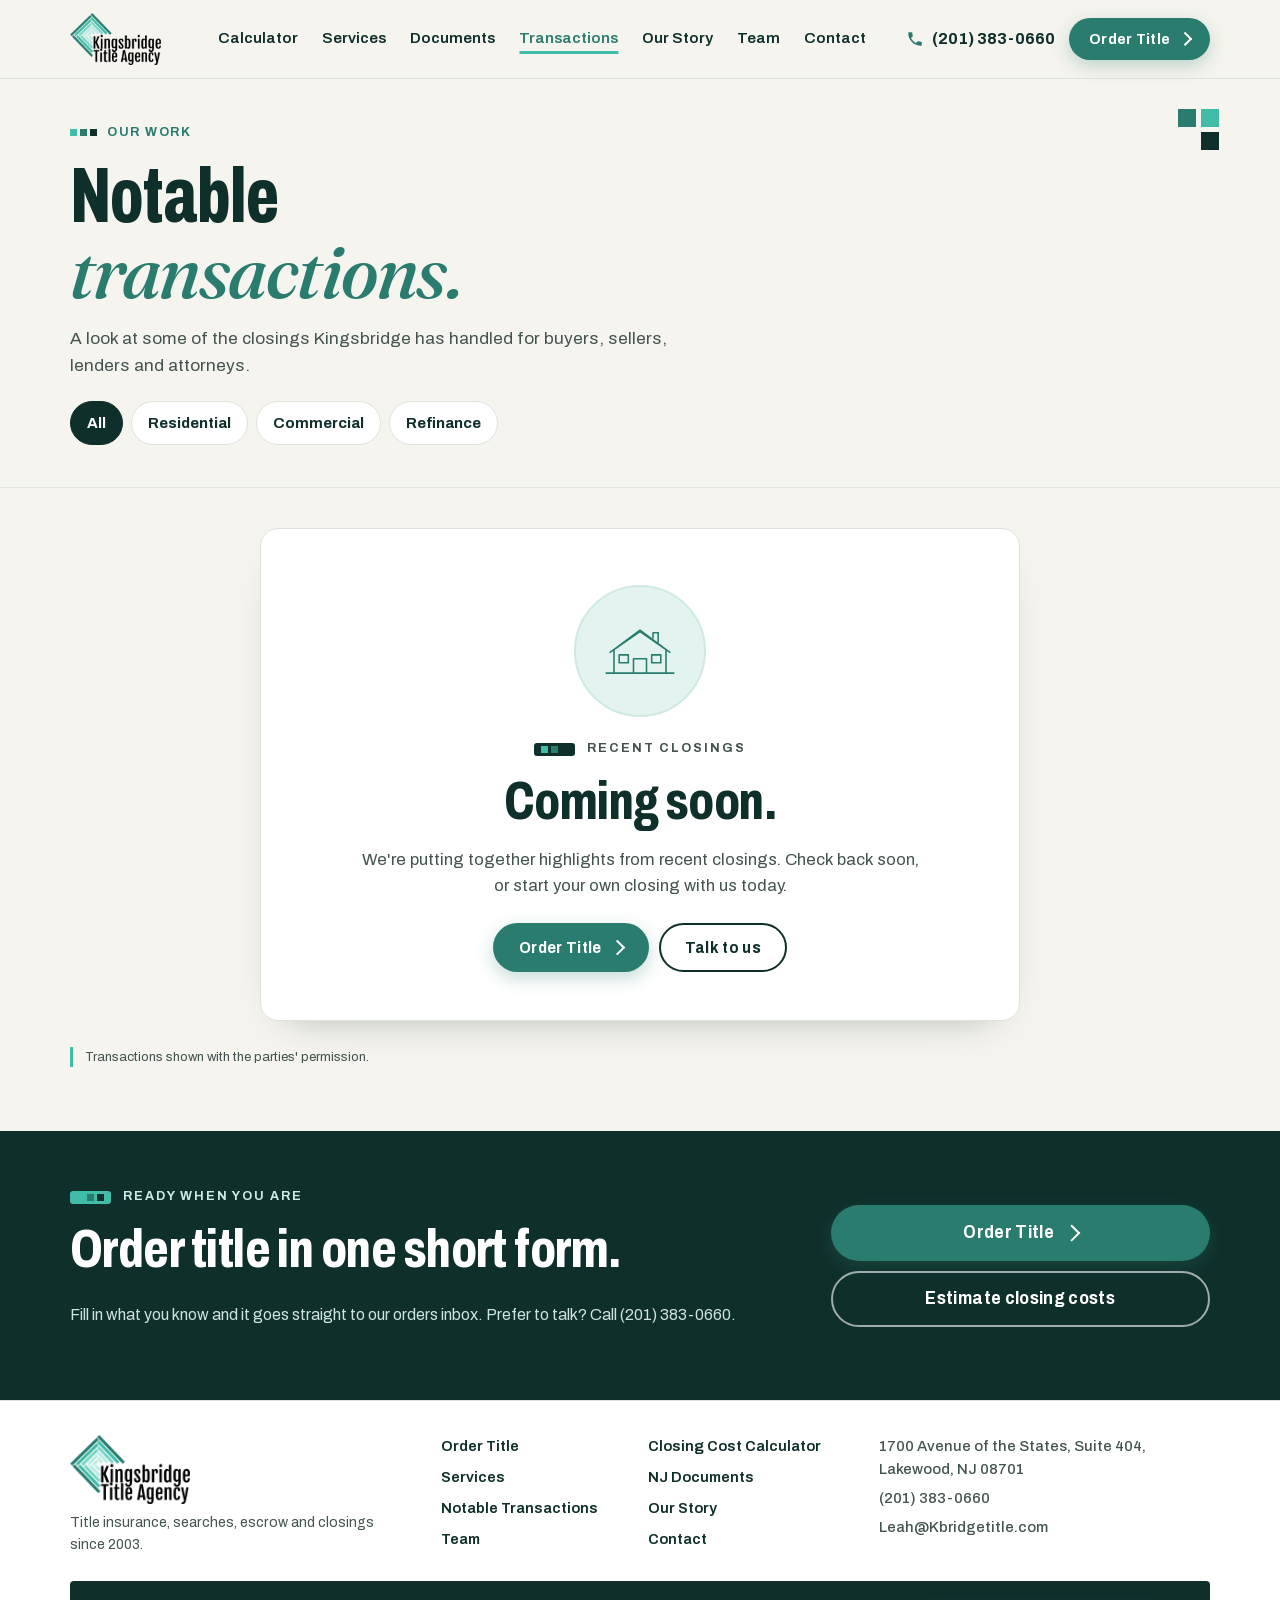
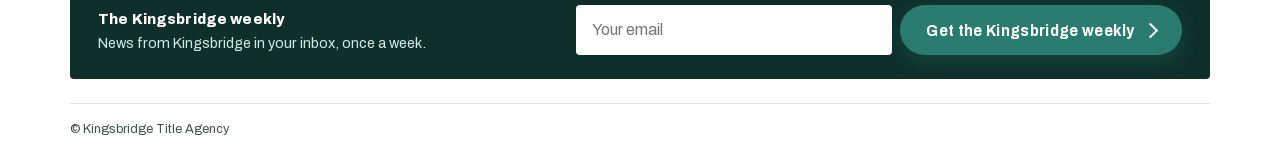
<file: transactions.html>
<!doctype html>
<html lang="en">
<head>
<meta charset="utf-8">
<meta name="viewport" content="width=device-width, initial-scale=1, viewport-fit=cover">
<title>Notable Transactions | Kingsbridge Title Agency</title>
<meta name="description" content="Notable transactions closed with Kingsbridge Title Agency: residential, commercial and refinance closings.">
<meta property="og:title" content="Notable Transactions | Kingsbridge Title Agency">
<meta property="og:description" content="Notable transactions closed with Kingsbridge Title Agency: residential, commercial and refinance closings.">
<meta property="og:image" content="og.png">
<meta name="theme-color" content="#0f2f2b">
<link rel="icon" href="favicon.png" type="image/png">
<link rel="preload" href="fonts/archivo.woff2" as="font" type="font/woff2" crossorigin>
<link rel="stylesheet" href="styles.css">
<script src="nav.js" defer></script>
<script src="order.js" defer></script>
</head>
<body class="pg-transactions">
<a class="skip" href="#main">Skip to content</a>
<header class="topbar">
  <div class="wrap bar">
    <a class="brand" href="index.html" aria-label="Kingsbridge Title Agency, home">
      <img src="img/logo.png" alt="Kingsbridge Title Agency" width="112" height="64">
    </a>
    <nav class="nav" id="siteNav" aria-label="Main">
      <a href="index.html" class="nav-home">Home</a>
      <a href="calculator.html">Calculator</a>
      <a href="services.html">Services</a>
      <a href="documents.html">Documents</a>
      <a href="transactions.html" aria-current="page">Transactions</a>
      <a href="about.html">Our Story</a>
      <a href="team.html">Team</a>
      <a href="contact.html">Contact</a>
      <a class="nav-order" href="order.html">Order Title</a>
    </nav>
    <div class="bar-actions">
      <a class="bar-call" href="tel:+12013830660" aria-label="Call (201) 383-0660"><svg viewBox="0 0 24 24" aria-hidden="true"><path d="M6.6 10.8a15.1 15.1 0 0 0 6.6 6.6l2.2-2.2a1 1 0 0 1 1-.25 11.4 11.4 0 0 0 3.6.57 1 1 0 0 1 1 1V20a1 1 0 0 1-1 1A17 17 0 0 1 3 4a1 1 0 0 1 1-1h3.5a1 1 0 0 1 1 1c0 1.25.2 2.45.57 3.57a1 1 0 0 1-.25 1z"/></svg><span>(201) 383-0660</span></a>
      <a class="btn btn-order btn-sm bar-order" href="order.html">Order Title</a>
      <button class="menu-btn" type="button" aria-controls="siteNav" aria-expanded="false" aria-label="Open menu"><span></span><span></span><span></span></button>
    </div>
  </div>
</header>

<main id="main">
<script>(function(){var h=(location.hash||"").slice(1).toLowerCase(),m={residential:"residential",commercial:"commercial",refinance:"refinance",refi:"refinance"};if(m[h])location.replace("transactions-"+m[h]+".html");})();</script>
<section class="page-head" aria-labelledby="page-title">
  <div class="wrap">
    <p class="kicker"><span class="tiles" aria-hidden="true"><i></i><i></i><i></i></span>Our work</p>
    <h1 id="page-title">Notable <em>transactions.</em></h1>
    <p class="lead">A look at some of the closings Kingsbridge has handled for buyers, sellers, lenders and attorneys.</p>
    <nav class="tx-tabs" aria-label="Transaction types"><a href="transactions.html" aria-current="page">All</a><a href="transactions-residential.html">Residential</a><a href="transactions-commercial.html">Commercial</a><a href="transactions-refinance.html">Refinance</a></nav>
  </div>
</section>
<section class="txs" aria-label="Notable transactions">
  <div class="wrap">
    <div class="tx-empty">
      <div class="tx-empty-art" aria-hidden="true"><svg class="tx-house" viewBox="0 0 120 80" aria-hidden="true"><path d="M8 74h104M20 74V38L60 10l40 28v36M14 42 60 8l46 34M50 74V52h20v22M28 46h14v12H28zM78 46h14v12H78zM80 20v-8h8v14" fill="none" stroke="currentColor" stroke-width="2.4" stroke-linejoin="round" stroke-linecap="round"/></svg></div>
      <p class="label"><span class="tiles" aria-hidden="true"><i></i><i></i><i></i></span>Recent closings</p>
      <h2>Coming soon.</h2>
      <p>We're putting together highlights from recent closings. Check back soon, or start your own closing with us today.</p>
      <div class="svc-cta"><a class="btn btn-order" href="order.html">Order Title</a><a class="btn btn-line" href="contact.html">Talk to us</a></div>
    </div>
    <p class="tx-permission">Transactions shown with the parties' permission.</p>
  </div>
</section>
<section class="cta-band" aria-labelledby="cta-title">
  <div class="wrap cta-grid">
    <div>
      <p class="label light"><span class="tiles" aria-hidden="true"><i></i><i></i><i></i></span>Ready when you are</p>
      <h2 id="cta-title">Order title in one short form.</h2>
      <p>Fill in what you know and it goes straight to our orders inbox. Prefer to talk? Call (201) 383-0660.</p>
    </div>
    <div class="cta-actions">
      <a class="btn btn-order btn-lg" href="order.html">Order Title</a>
      <a class="btn btn-line-light btn-lg" href="calculator.html">Estimate closing costs</a>
    </div>
  </div>
</section>
</main>

<footer class="footer">
  <div class="wrap foot">
    <div class="foot-brand">
      <img src="img/logo.png" alt="Kingsbridge Title Agency" width="140" height="80">
      <p>Title insurance, searches, escrow and closings since 2003.</p>
    </div>
    <nav class="foot-nav" aria-label="Footer">
      <a href="order.html">Order Title</a><a href="calculator.html">Closing Cost Calculator</a><a href="services.html">Services</a><a href="documents.html">NJ Documents</a><a href="transactions.html">Notable Transactions</a><a href="about.html">Our Story</a><a href="team.html">Team</a><a href="contact.html">Contact</a>
    </nav>
    <address class="foot-contact">
      <a href="https://maps.apple.com/?q=1700+Avenue+of+the+States+Suite+404+Lakewood+NJ+08701">1700 Avenue of the States, Suite 404, Lakewood, NJ 08701</a>
      <a href="tel:+12013830660">(201) 383-0660</a>
      <a href="mailto:Leah@Kbridgetitle.com">Leah@Kbridgetitle.com</a>
    </address>
  </div>
  <div class="wrap">
    <form class="news" id="newsForm" action="mailto:orders@kbridgetitle.com?subject=Newsletter%20signup" method="post" enctype="text/plain" novalidate>
      <div class="news-text">
        <p class="news-h"><label for="newsEmail">The Kingsbridge weekly</label></p>
        <p>News from Kingsbridge in your inbox, once a week.</p>
      </div>
      <div class="news-row">
        <input id="newsEmail" name="EMAIL" type="email" autocomplete="email" inputmode="email" placeholder="Your email" required>
        <button class="btn btn-order" type="submit">Get the Kingsbridge weekly</button>
      </div>
      <p class="news-msg" id="newsMsg" role="status" hidden></p>
    </form>
  </div>
  <div class="wrap"><p class="copy">© Kingsbridge Title Agency</p></div>
</footer>

<div class="dock" aria-label="Quick actions">
  <a class="btn btn-order" href="order.html">Order Title</a>
  <a class="btn btn-line-light" href="tel:+12013830660">Call</a>
</div>
</body>
</html>
</file>
<file: styles.css>
@font-face{font-family:"Archivo";src:url(fonts/archivo.woff2) format("woff2");font-weight:400 800;font-stretch:62% 125%;font-display:swap}
@font-face{font-family:"Fraunces";src:url(fonts/fraunces-italic.woff2) format("woff2");font-style:italic;font-weight:400 600;font-display:swap}
:root{
  --ink:#0f2f2b; --ink2:#43534f; --teal:#2a7c6f; --teal-b:#40bca8; --teal-d:#0f2f2b; --teal-m:#1c4f48;
  --mint:#e3f3ef; --mint2:#cfeae3; --paper:#f6f4ee; --white:#fff; --line:#dfe3dd;
  --sans:"Archivo",-apple-system,BlinkMacSystemFont,"Segoe UI",Roboto,Helvetica,Arial,sans-serif;
  --serif:"Fraunces","Iowan Old Style",Georgia,serif;
  --r:4px; --R:18px;
}
*{box-sizing:border-box}
html{scroll-behavior:smooth;-webkit-text-size-adjust:100%;scroll-padding-top:84px}
body{margin:0;font-family:var(--sans);font-stretch:100%;color:var(--ink);background:var(--paper);line-height:1.55;font-size:16px;-webkit-font-smoothing:antialiased}
img{max-width:100%;height:auto;display:block}
a{color:var(--teal)}
:focus-visible{outline:3px solid var(--teal-b);outline-offset:2px}
.wrap{width:100%;max-width:1180px;margin:0 auto;padding:0 20px}
.vh{position:absolute!important;width:1px;height:1px;overflow:hidden;clip:rect(0 0 0 0);white-space:nowrap}
.skip{position:absolute;left:-999px;top:8px;background:var(--ink);color:#fff;padding:10px 14px;z-index:100}
.skip:focus{left:8px}
h1,h2,h3{font-stretch:72%;font-weight:760;letter-spacing:-.01em;line-height:1.02;margin:0 0 .5em;text-transform:none}
h2{font-size:clamp(2.1rem,6vw,3.4rem)}
h3{font-size:1.45rem;font-stretch:80%}
em{font-family:var(--serif);font-style:italic;font-weight:500;font-stretch:100%;letter-spacing:-.02em}

/* buttons */
.btn{display:inline-flex;align-items:center;justify-content:center;gap:.5em;font:inherit;font-weight:700;font-stretch:90%;letter-spacing:.02em;text-decoration:none;border:2px solid transparent;border-radius:999px;padding:.85em 1.5em;cursor:pointer;line-height:1.1;transition:transform .15s,background .15s,box-shadow .15s;min-height:48px}
.btn:active{transform:translateY(1px)}
.btn-order{background:var(--teal);color:#fff;box-shadow:0 6px 18px rgba(42,124,111,.28)}
.btn-order:hover{background:#226a5f}
.btn-order::after{content:"";width:.55em;height:.55em;border-top:2.5px solid currentColor;border-right:2.5px solid currentColor;transform:rotate(45deg);margin-left:.15em}
.btn-dark{background:var(--ink);color:#fff}
.btn-dark:hover{background:var(--teal-m)}
.btn-line{background:transparent;color:var(--ink);border-color:var(--ink)}
.btn-line-light{background:transparent;color:#fff;border-color:rgba(255,255,255,.6)}
.btn-sm{padding:.6em 1.15em;min-height:42px;font-size:.95rem}
.btn-lg{font-size:1.1rem;min-height:56px}
.btn-block{width:100%}
.textlink{display:block;text-align:center;margin-top:12px;font-size:.92rem;color:var(--ink2)}

/* top bar */
.topbar{position:sticky;top:0;z-index:50;background:rgba(246,244,238,.94);backdrop-filter:saturate(1.4) blur(10px);-webkit-backdrop-filter:saturate(1.4) blur(10px);border-bottom:1px solid var(--line)}
.bar{display:flex;align-items:center;gap:20px;height:68px}
.brand img{height:44px;width:auto}
.nav{display:none}
.nav a{color:var(--ink);text-decoration:none;font-weight:600;font-size:.95rem}
.nav a:hover{color:var(--teal)}
.nav a[aria-current="page"]{color:var(--teal)}
.bar-actions{display:flex;align-items:center;gap:8px;margin-left:auto}
.bar-call{display:inline-flex;align-items:center;gap:8px;color:var(--ink);text-decoration:none;font-weight:700;width:42px;height:42px;justify-content:center;border:1.5px solid var(--line);border-radius:50%;background:#fff;flex:none}
.bar-call svg{width:18px;height:18px;fill:var(--teal)}
.bar-call span{display:none}
.bar-order{white-space:nowrap}
.menu-btn{display:inline-flex;flex-direction:column;justify-content:center;align-items:center;gap:5px;width:44px;height:44px;border:1.5px solid var(--ink);border-radius:50%;background:transparent;cursor:pointer;padding:0;flex:none}
.menu-btn span{display:block;width:18px;height:2px;background:var(--ink);transition:transform .2s,opacity .2s}
.menu-open .menu-btn{background:var(--ink)}
.menu-open .menu-btn span{background:#fff}
.menu-open .menu-btn span:nth-child(1){transform:translateY(7px) rotate(45deg)}
.menu-open .menu-btn span:nth-child(2){opacity:0}
.menu-open .menu-btn span:nth-child(3){transform:translateY(-7px) rotate(-45deg)}
@media (max-width:1079.98px){
  .menu-open .nav{display:flex;flex-direction:column;position:absolute;left:0;right:0;top:100%;background:var(--paper);border-bottom:2px solid var(--ink);padding:6px 20px 20px;box-shadow:0 24px 40px -20px rgba(15,47,43,.45);max-height:calc(100vh - 68px);overflow-y:auto}
  .menu-open .nav a{font-size:1.35rem;font-weight:720;font-stretch:80%;padding:14px 2px;border-bottom:1px solid var(--line);display:flex;align-items:center;justify-content:space-between}
  .menu-open .nav a::after{content:"";width:8px;height:8px;border-top:2px solid var(--teal);border-right:2px solid var(--teal);transform:rotate(45deg)}
  .menu-open .nav a[aria-current="page"]{color:var(--teal)}
  .menu-open .nav .nav-order{margin-top:16px;justify-content:center;background:var(--teal);color:#fff;border-radius:999px;border:0;min-height:54px;font-size:1.15rem}
  .menu-open .nav .nav-order::after{border-color:#fff;margin-left:10px}
}
@media (max-width:374px){.bar-call{display:none}}
@media (min-width:900px){.bar{height:78px}.brand img{height:52px}}
@media (min-width:1080px){
  .nav{display:flex;gap:24px;margin-left:auto;align-items:center}
  .nav .nav-home,.nav .nav-order{display:none}
  .nav a[aria-current="page"]{text-decoration:underline;text-decoration-color:var(--teal-b);text-decoration-thickness:3px;text-underline-offset:8px}
  .menu-btn{display:none}
  .bar-actions{margin-left:14px}
}
@media (min-width:1240px){.bar-call{width:auto;height:auto;border:0;background:none;padding:0 6px}.bar-call span{display:inline}}

/* hero */
.hero{padding:28px 0 0;position:relative}
.hero-grid{display:grid;gap:28px}
.kicker{display:flex;align-items:center;gap:10px;font-size:.78rem;font-weight:700;letter-spacing:.14em;text-transform:uppercase;color:var(--teal);margin:0 0 18px}
.tiles{display:inline-grid;grid-template-columns:repeat(3,7px);gap:3px}
.tiles i{width:7px;height:7px;background:var(--teal-b)}
.tiles i:nth-child(2){background:var(--teal)}.tiles i:nth-child(3){background:var(--ink)}
.hero h1{font-size:clamp(2.9rem,12.5vw,5.6rem);font-stretch:66%;font-weight:780;line-height:.95;margin-bottom:18px}
.hero h1 em{display:block;color:var(--teal);font-size:.86em;line-height:1.05;font-weight:500}
.lead{font-size:1.08rem;color:var(--ink2);max-width:36em;margin:0 0 22px}
.quick{background:#fff;border:1px solid var(--line);border-radius:var(--R);padding:14px;box-shadow:0 18px 40px -22px rgba(15,47,43,.35)}
.quick label{display:block;font-size:.78rem;font-weight:700;letter-spacing:.1em;text-transform:uppercase;color:var(--ink2);margin:2px 4px 10px}
.quick-row{display:grid;gap:10px}
.quick input{font:inherit;font-size:1rem;border:1.5px solid var(--line);border-radius:12px;padding:0 14px;min-height:52px;width:100%;background:var(--paper);color:var(--ink)}
.quick input:focus{border-color:var(--teal);outline:none;background:#fff}
.quick .btn{min-height:52px;border-radius:12px}
.hero-alt{display:flex;flex-wrap:wrap;gap:8px 12px;margin:16px 4px 0;font-weight:600;font-size:.95rem}
.hero-alt a{color:var(--ink);text-decoration-color:var(--teal-b);text-underline-offset:4px;text-decoration-thickness:2px}
.hero-alt span{color:var(--line)}
.hero-media{position:relative;margin:0 -20px}
.hero-media img{width:100%;aspect-ratio:16/10;object-fit:cover}
.mosaic{position:absolute;right:20px;bottom:-22px;display:grid;grid-template-columns:repeat(3,22px);gap:5px}
.mosaic i{width:22px;height:22px;background:var(--teal-b)}
.mosaic i:nth-child(2),.mosaic i:nth-child(4){background:var(--teal)}
.mosaic i:nth-child(3){background:var(--ink)}
.mosaic i:nth-child(5){background:var(--mint2)}
.mosaic i:nth-child(6){background:transparent}
@media (min-width:600px){.quick-row{grid-template-columns:1fr auto}}
@media (min-width:900px){
  .hero{padding:56px 0 30px}
  .hero-grid{grid-template-columns:1.05fr .95fr;align-items:center;gap:56px}
  .hero-media{margin:0}
  .hero-media img{aspect-ratio:4/5;border-radius:220px 220px var(--R) var(--R);object-position:82% 50%}
  .mosaic{left:-34px;right:auto;bottom:40px;grid-template-columns:repeat(3,28px);gap:6px}
  .mosaic i{width:28px;height:28px}
}

/* ways */
.ways{padding:44px 0 8px}
.ways-grid{display:grid;gap:0;border-top:2px solid var(--ink)}
.way{display:grid;grid-template-columns:44px 1fr;grid-template-rows:auto auto;column-gap:10px;padding:16px 4px;border-bottom:1px solid var(--line);text-decoration:none;color:var(--ink);position:relative}
.way::after{content:"";position:absolute;right:8px;top:50%;width:9px;height:9px;border-top:2px solid var(--teal);border-right:2px solid var(--teal);transform:translateY(-50%) rotate(45deg)}
.way-n{grid-row:1/3;font-weight:800;font-stretch:70%;font-size:1.5rem;color:var(--teal-b);line-height:1.1}
.way-t{font-weight:750;font-stretch:80%;font-size:1.2rem}
.way-d{color:var(--ink2);font-size:.92rem}
.way:hover .way-t{color:var(--teal)}
@media (min-width:900px){.ways-grid{grid-template-columns:repeat(3,1fr)}.way{border-bottom:0;border-right:1px solid var(--line);padding:22px 20px}.way:last-child{border-right:0}}

/* section heads */
.section-head{max-width:760px;margin:0 0 30px}
.section-head p:not(.label){color:var(--ink2);font-size:1.05rem}
.label{display:flex;align-items:center;gap:12px;font-size:.78rem;font-weight:700;letter-spacing:.16em;text-transform:uppercase;color:var(--ink2);margin:0 0 14px}
.label span{font-stretch:70%;font-size:1rem;letter-spacing:0;color:#fff;background:var(--ink);padding:3px 7px;border-radius:3px}
.label.light{color:var(--mint2)}.label.light span{background:var(--teal-b);color:var(--ink)}

/* calculator */
.calc-section{padding:64px 0 56px}
.tabs{display:flex;gap:4px;background:#e9e7df;padding:4px;border-radius:999px;margin:0 0 18px;overflow-x:auto}
.tab{flex:1;font:inherit;font-weight:700;font-stretch:88%;font-size:.95rem;border:0;background:transparent;color:var(--ink2);padding:11px 14px;border-radius:999px;cursor:pointer;white-space:nowrap;min-height:44px}
.tab[aria-selected="true"]{background:var(--ink);color:#fff}
.calc-grid{display:grid;gap:16px;align-items:start}
@media (min-width:900px){.calc-grid{grid-template-columns:.9fr 1.1fr;gap:24px}.tabs{display:inline-flex;min-width:520px}}
.card{background:#fff;border:1px solid var(--line);border-radius:var(--R);padding:22px}
.form{border-top:5px solid var(--teal-b)}
.field{margin:0 0 14px;border:0;padding:0;min-width:0}
.field label,.field legend{display:block;font-size:.85rem;font-weight:700;margin:0 0 6px;color:var(--ink)}
.field label b{color:var(--teal)}
.field input,.field select,.field textarea{width:100%;font:inherit;font-size:16px;color:var(--ink);background:#fbfbf9;border:1.5px solid var(--line);border-radius:10px;padding:12px 13px;min-height:48px}
.field textarea{min-height:88px;resize:vertical}
.field input:focus,.field select:focus,.field textarea:focus{outline:none;border-color:var(--teal);background:#fff;box-shadow:0 0 0 3px rgba(64,188,168,.2)}
.field select:disabled{color:var(--ink2);background:#f1f1ee}
.field small{display:block;color:var(--ink2);font-size:.82rem;margin-top:6px}
.row2,.o-row2{display:grid;grid-template-columns:1fr 1fr;gap:12px}
.check{display:flex;gap:10px;align-items:flex-start;margin:4px 0 16px;font-size:.95rem;cursor:pointer}
.check input{width:20px;height:20px;accent-color:var(--teal);margin:2px 0 0;flex:none}
.help{font-size:.88rem;color:var(--ink2)}
.results{padding:0;overflow:hidden}
.res-head{background:var(--ink);color:#fff;padding:22px 22px 20px;position:relative}
.res-head::after{content:"";position:absolute;right:18px;top:18px;width:30px;height:30px;background:linear-gradient(135deg,var(--teal-b) 50%,var(--teal) 50%)}
.res-label{margin:0;font-size:.78rem;font-weight:700;letter-spacing:.14em;text-transform:uppercase;color:var(--mint2)}
.res-total{margin:6px 0 4px;font-size:clamp(2.6rem,10vw,3.4rem);font-weight:780;font-stretch:70%;line-height:1}
.res-sub{margin:0;color:#b9d6cf;font-size:.9rem}
.results > :not(.res-head){margin-left:22px;margin-right:22px}
.fees{width:calc(100% - 44px);border-collapse:collapse;margin-top:14px;font-size:.93rem}
.fees th,.fees td{padding:10px 0;border-bottom:1px dashed var(--line);text-align:left;font-weight:500;vertical-align:top}
.fees td{text-align:right;white-space:nowrap;padding-left:12px;font-variant-numeric:tabular-nums;font-weight:600}
.fees tfoot th,.fees tfoot td{font-weight:800;border-bottom:0;border-top:2px solid var(--ink);padding-top:12px}
.fees-h{font-size:1.1rem;margin:22px 22px 0}
.tag{display:inline-block;margin-left:6px;font-size:.7rem;font-weight:700;letter-spacing:.04em;border-radius:3px;padding:1px 5px;vertical-align:1px}
.tag-est{background:var(--mint);color:var(--teal);border:1px solid var(--mint2)}
.notes{padding-left:18px;color:var(--ink2);font-size:.84rem;margin-top:14px}
.legend{font-size:.84rem;color:var(--ink2)}
.res-cta{padding:6px 0 22px}
.fine{font-size:.82rem;color:var(--ink2)}
.results .fine{margin-bottom:22px}
.center{text-align:center}
.amort{margin-top:16px}
.amort summary{cursor:pointer;font-weight:700;padding:8px 0}
.table-scroll{overflow-x:auto;max-height:360px}
.amort-t{width:100%;border-collapse:collapse;font-size:.85rem;font-variant-numeric:tabular-nums}
.amort-t th,.amort-t td{padding:7px 6px;border-bottom:1px solid var(--line);text-align:right}
.amort-t th:first-child,.amort-t td:first-child{text-align:left}
.disclaimer{margin-top:22px;font-size:.8rem;color:var(--ink2);border-left:3px solid var(--teal-b);padding-left:12px;max-width:900px}

/* services */
.services{padding:64px 0;background:#fff;border-top:1px solid var(--line);border-bottom:1px solid var(--line)}
.svc-grid{display:grid;gap:44px}
.svc{display:grid;gap:20px;align-items:center}
.svc img{width:100%;aspect-ratio:3/2;object-fit:cover;border-radius:var(--R)}
.svc-body p{color:var(--ink2)}
.ticks{list-style:none;padding:0;margin:16px 0 0;display:grid;grid-template-columns:1fr 1fr;gap:8px 14px;font-weight:600;font-size:.93rem}
.ticks li{position:relative;padding-left:20px}
.ticks li::before{content:"";position:absolute;left:0;top:.45em;width:9px;height:9px;background:var(--teal-b)}
@media (min-width:900px){
  .svc{grid-template-columns:1fr 1fr;gap:56px}
  .svc:nth-child(2) img{order:2}
}

/* quote */
.quote-band{padding:70px 0;background:var(--mint)}
.quote{margin:0 auto;max-width:900px;position:relative;padding-top:40px}
.quote::before{content:"“";position:absolute;top:-30px;left:-4px;font-family:var(--serif);font-style:italic;font-size:7rem;line-height:1;color:var(--teal-b)}
.quote blockquote{margin:0}
.quote p{font-family:var(--serif);font-style:italic;font-size:clamp(1.2rem,3.6vw,1.65rem);line-height:1.45;margin:0 0 18px;color:var(--ink)}
.quote figcaption{font-size:.9rem;color:var(--ink2)}

/* about */
.about{padding:64px 0}
.team-lead{display:grid;gap:0;border-top:2px solid var(--ink)}
.person{padding:22px 0;border-bottom:1px solid var(--line)}
.person h3{margin-bottom:2px}
.role{margin:0 0 10px;font-size:.78rem;font-weight:700;letter-spacing:.14em;text-transform:uppercase;color:var(--teal)}
.person p:not(.role){color:var(--ink2);margin:0}
.team{list-style:none;padding:0;margin:26px 0 0;display:grid;grid-template-columns:1fr 1fr;gap:12px}
.team li{background:#fff;border:1px solid var(--line);border-radius:12px;padding:14px}
.team strong{display:block;font-stretch:85%;font-size:1.05rem}
.team span{font-size:.85rem;color:var(--ink2)}
@media (min-width:900px){.team-lead{grid-template-columns:1fr 1fr;gap:48px}.team{grid-template-columns:repeat(4,1fr)}}

/* order */
.order{background:var(--ink);color:#fff;padding:64px 0 72px;position:relative;overflow:hidden}
.order::before{content:"";position:absolute;right:-60px;top:-60px;width:220px;height:220px;background:
  linear-gradient(var(--teal-b),var(--teal-b)) 0 0/48% 48% no-repeat,
  linear-gradient(var(--teal),var(--teal)) 100% 0/48% 48% no-repeat,
  linear-gradient(var(--teal-m),var(--teal-m)) 0 100%/48% 48% no-repeat;opacity:.22}
.order-grid{display:grid;gap:28px;position:relative}
.order h2{color:#fff}
.order .lead{color:#cfe3de}
.order .lead strong{color:#fff}
.order-alt{list-style:none;padding:0;margin:0;display:grid;gap:10px}
.order-alt a{display:block;color:#fff;text-decoration:none;font-weight:700;font-size:1.05rem;border:1px solid rgba(255,255,255,.18);border-radius:12px;padding:12px 14px}
.order-alt a span{display:block;font-size:.75rem;letter-spacing:.12em;text-transform:uppercase;color:var(--teal-b);font-weight:700}
.order-card{background:#fff;color:var(--ink);border-radius:var(--R);padding:22px 18px;box-shadow:0 30px 60px -30px rgba(0,0,0,.5)}
.chips{display:grid;grid-template-columns:repeat(4,1fr);gap:6px}
.chips label{margin:0;cursor:pointer}
.chips input{position:absolute;opacity:0;pointer-events:none}
.chips span{display:flex;align-items:center;justify-content:center;min-height:44px;border:1.5px solid var(--line);border-radius:10px;font-weight:600;font-size:.9rem;background:#fbfbf9}
.chips input:checked + span{background:var(--ink);border-color:var(--ink);color:#fff}
.chips input:focus-visible + span{outline:3px solid var(--teal-b);outline-offset:2px}
.prefill-note{margin:-4px 0 14px;font-size:.84rem;color:var(--teal);font-weight:600}
.attach-note{margin:-8px 0 16px;font-size:.88rem;background:var(--mint);border-radius:10px;padding:10px 12px;color:var(--ink)}
.form-error{background:#fdecea;color:#8a1c12;border-radius:10px;padding:10px 12px;font-size:.9rem;font-weight:600}
.field input[aria-invalid="true"]{border-color:#c0392b}
.sent{margin-top:18px;background:var(--mint);border-radius:14px;padding:18px}
.sent p{margin:0 0 8px}
.sent-h{font-weight:800;font-stretch:80%;font-size:1.3rem}
.sent-actions{display:flex;flex-wrap:wrap;gap:8px;margin-top:6px}
.copied{font-size:.85rem;color:var(--teal);font-weight:700;min-height:1.2em;margin-top:8px!important}
@media (min-width:900px){.order-grid{grid-template-columns:.85fr 1.15fr;gap:64px;align-items:start}.order-intro{position:sticky;top:110px}.order-card{padding:30px}}

/* contact */
.contact{padding:64px 0}
.contact-grid{display:grid;gap:28px}
.contact p{color:var(--ink2)}
.contact-card{font-style:normal;background:#fff;border:1px solid var(--line);border-radius:var(--R);padding:8px 22px}
.contact-card p{margin:0;padding:14px 0;border-bottom:1px solid var(--line)}
.contact-card p:last-child{border-bottom:0}
.contact-card .k{display:block;font-size:.75rem;font-weight:700;letter-spacing:.14em;text-transform:uppercase;color:var(--teal)}
.contact-card a{color:var(--ink);font-weight:600;text-decoration:none;font-size:1.05rem}
@media (min-width:900px){.contact-grid{grid-template-columns:1fr 1fr;align-items:center}}

.footer{background:#fff;border-top:1px solid var(--line);padding:34px 0 100px}
.foot{display:grid;gap:22px}
.foot img{width:120px}
.foot p{margin:8px 0 0;font-size:.88rem;color:var(--ink2)}
.foot-nav{display:grid;grid-template-columns:1fr 1fr;gap:8px 16px}
.foot-nav a,.foot-contact a{color:var(--ink);text-decoration:none;font-weight:600;font-size:.93rem}
.foot-nav a:hover,.foot-contact a:hover{color:var(--teal)}
.foot-contact{font-style:normal;display:grid;gap:6px}
.foot-contact a{font-weight:500;color:var(--ink2)}
.copy{margin:24px 0 0;padding-top:16px;border-top:1px solid var(--line);font-size:.8rem;color:var(--ink2)}
@media (min-width:900px){.foot{grid-template-columns:1fr 1.2fr 1fr;align-items:start;gap:40px}.footer{padding-bottom:28px}}

/* mobile dock */
.dock{position:fixed;left:0;right:0;bottom:0;z-index:60;display:grid;grid-template-columns:1fr auto;gap:8px;padding:10px 12px calc(10px + env(safe-area-inset-bottom));background:rgba(15,47,43,.96);backdrop-filter:blur(8px);-webkit-backdrop-filter:blur(8px);transform:translateY(110%);transition:transform .25s}
.dock.on{transform:none}
.dock .btn{min-height:48px}
.dock .btn-line-light{padding:.85em 1.4em}
@media (min-width:900px){.dock{display:none}}
/* ---------- multi-page additions ---------- */
.h3{font-size:1.45rem;font-stretch:80%}
.page-head{padding:44px 0 40px;border-bottom:1px solid var(--line);position:relative;overflow:hidden;background:
  linear-gradient(var(--teal-b),var(--teal-b)) calc(100% - 20px) 26px/18px 18px no-repeat,
  linear-gradient(var(--teal),var(--teal)) calc(100% - 43px) 26px/18px 18px no-repeat,
  linear-gradient(var(--ink),var(--ink)) calc(100% - 20px) 49px/18px 18px no-repeat,
  var(--paper)}
.page-head h1,.calc-page h1,.order-page h1{font-size:clamp(2.6rem,11vw,4.8rem);font-stretch:66%;font-weight:780;line-height:.96;margin-bottom:16px;max-width:15ch}
.page-head h1 em,.calc-page h1 em{color:var(--teal);font-weight:500}
.page-head .lead{margin:0}
@media (min-width:1220px){.page-head{background-position:calc(50% + 570px) 30px,calc(50% + 547px) 30px,calc(50% + 570px) 53px,0 0}}
.order-page h1{color:#fff}
.jump{display:flex;flex-wrap:wrap;gap:10px;margin:22px 0 0}
.jump a{display:inline-flex;align-items:center;min-height:44px;padding:0 18px;border:1.5px solid var(--ink);border-radius:999px;color:var(--ink);text-decoration:none;font-weight:700;font-stretch:90%}
.jump a:hover{background:var(--ink);color:#fff}
.label .tiles,.kicker .tiles{flex:none}
.more{display:inline-flex;align-items:center;gap:8px;font-weight:700;color:var(--teal);text-decoration:none}
.more::after{content:"";width:7px;height:7px;border-top:2px solid currentColor;border-right:2px solid currentColor;transform:rotate(45deg)}
.more-row{margin:24px 0 0}
.calc-page{padding-top:40px}
.calc-page .section-head p.kicker{color:var(--teal)}
/* home teaser */
.teaser-grid{display:grid;gap:18px}
.teaser{display:grid;background:var(--paper);border:1px solid var(--line);border-radius:var(--R);overflow:hidden;text-decoration:none;color:var(--ink);transition:transform .15s,box-shadow .15s}
.teaser:hover{transform:translateY(-2px);box-shadow:0 18px 40px -24px rgba(15,47,43,.45)}
.teaser img{width:100%;aspect-ratio:16/9;object-fit:cover}
.teaser-body{display:grid;gap:6px;padding:18px 20px 22px}
.teaser-t{font-weight:760;font-stretch:72%;font-size:1.7rem;line-height:1.05}
.teaser-d{color:var(--ink2)}
.teaser .more{margin-top:6px}
@media (min-width:900px){.teaser-grid{grid-template-columns:1fr 1fr;gap:28px}}
.calc-cta{padding:64px 0}
.calc-cta-grid{display:grid;gap:24px;align-items:center}
.calc-cta p{color:var(--ink2);font-size:1.05rem}
.calc-cta-card{background:#fff;border:1px solid var(--line);border-top:5px solid var(--teal-b);border-radius:var(--R);padding:22px}
.ticks.one{grid-template-columns:1fr;margin:0 0 18px}
@media (min-width:900px){.calc-cta-grid{grid-template-columns:1.2fr .8fr;gap:56px}}
/* cta band */
.cta-band{background:var(--ink);color:#fff;padding:56px 0;position:relative;overflow:hidden}
.cta-band h2{color:#fff}
.cta-band p{color:#cfe3de}
.cta-grid{display:grid;gap:22px;align-items:center}
.cta-actions{display:grid;gap:10px}
@media (min-width:900px){.cta-grid{grid-template-columns:1.3fr .7fr;gap:56px}}
/* services page */
.svc-page{border-top:0}
.svc-page .svc{scroll-margin-top:96px}
.svc-page .svc-body h2{font-size:clamp(2rem,6vw,3rem)}
.mini{font-size:.82rem;font-stretch:100%;letter-spacing:.12em;text-transform:uppercase;color:var(--ink);margin:22px 0 0;font-weight:800}
.svc-cta{display:flex;flex-wrap:wrap;gap:10px;margin-top:24px}
@media (min-width:900px){.svc-page .svc{align-items:start}.svc-page .svc img{position:sticky;top:110px}}
/* our story */
.story{padding:56px 0}
.story-grid{display:grid;gap:32px}
.story-copy p{color:var(--ink2);font-size:1.07rem;max-width:40em}
.placeholder{margin-top:26px;border:2px dashed #c9a227;background:#fffbea;border-radius:14px;padding:16px 18px}
.placeholder p{margin:0;color:#5c4a00;font-size:.98rem}
.placeholder .ph-tag{font-weight:800;letter-spacing:.02em;margin-bottom:4px;color:#7a5f00}
.timeline{list-style:none;margin:0;padding:0;border-left:3px solid var(--teal-b)}
.timeline li{position:relative;padding:0 0 22px 22px;display:grid;gap:2px}
.timeline li::before{content:"";position:absolute;left:-9px;top:4px;width:15px;height:15px;background:var(--teal)}
.timeline .yr{font-weight:800;font-stretch:70%;font-size:1.6rem;line-height:1;color:var(--ink)}
.timeline .ev{color:var(--ink2)}
.timeline .tl-ph .yr,.timeline .tl-ph .ev{color:#7a5f00}
.timeline .tl-ph::before{background:#c9a227}
@media (min-width:900px){.story-grid{grid-template-columns:1.3fr .7fr;gap:64px}.story-side{padding-top:10px}}
.leaders{padding:56px 0;background:#fff;border-top:1px solid var(--line)}
/* team */
.team-page{padding-top:44px}
.mono{display:inline-flex;align-items:center;justify-content:center;width:56px;height:56px;border-radius:50%;background:var(--mint);color:var(--teal);font-weight:800;font-stretch:80%;font-size:1.25rem;margin-bottom:12px;border:2px solid var(--mint2)}
.mono.sm{width:40px;height:40px;font-size:.95rem;margin-bottom:8px}
.team-note{margin-top:24px;color:var(--ink2)}
/* contact page */
.contact-actions{display:grid;gap:10px}
.contact-actions h2{margin-bottom:0}
.contact-actions p{margin:0 0 6px}
.pg-contact .ways{padding-bottom:56px}
@media (min-width:900px){.contact-grid{align-items:start}}
/* NJ documents */
.docs{padding:30px 0 60px}
.doc-note{background:var(--mint);border-left:4px solid var(--teal);border-radius:10px;padding:14px 16px;margin:0 0 34px;color:var(--ink);font-size:.98rem}
.doc-note a{font-weight:700;white-space:nowrap}
.doc-group{scroll-margin-top:96px;margin:0 0 42px}
.doc-ghead{display:flex;flex-wrap:wrap;align-items:center;gap:6px 12px;border-bottom:2px solid var(--ink);padding-bottom:12px}
.doc-ghead h2{font-size:clamp(1.9rem,6vw,2.7rem);margin:0;word-spacing:.08em}
.doc-count{order:0;font-size:.78rem;font-weight:800;line-height:1;color:#fff;background:var(--teal);border-radius:999px;padding:5px 9px}
.doc-gdesc{order:2;flex:1 1 100%;margin:0;color:var(--ink2);font-size:.95rem}
.doc-list{list-style:none;margin:0;padding:0}
.doc{display:flex;flex-direction:column;gap:12px;padding:18px 0;border-bottom:1px solid var(--line)}
.doc-name{font-size:1.14rem;font-stretch:88%;font-weight:720;line-height:1.2;letter-spacing:0;margin:0 0 4px}
.doc-desc{margin:0 0 6px;color:var(--ink2);font-size:.95rem;line-height:1.45}
.doc-src{display:block;font-size:.72rem;font-weight:700;letter-spacing:.1em;text-transform:uppercase;color:var(--teal)}
.doc-links{display:flex;flex-wrap:wrap;gap:8px}
.doc-btn{display:inline-flex;align-items:center;gap:7px;min-height:44px;padding:0 16px;border:1.5px solid var(--ink);border-radius:999px;background:#fff;color:var(--ink);text-decoration:none;font-weight:700;font-stretch:90%;font-size:.95rem;line-height:1}
.doc-btn svg{width:18px;height:18px;fill:currentColor;flex:none}
.doc-btn:hover{background:var(--ink);color:#fff}
.doc-btn-ext{border-color:var(--teal);color:var(--teal)}
.doc-btn-ext:hover{background:var(--teal);border-color:var(--teal);color:#fff}
.doc-jump a{min-height:40px;padding:0 14px;font-size:.9rem;background:rgba(255,255,255,.6)}
@media (max-width:759.98px){
  .doc-jump{flex-wrap:nowrap;overflow-x:auto;-webkit-overflow-scrolling:touch;scrollbar-width:none;padding-bottom:4px}
  .doc-jump::-webkit-scrollbar{display:none}
  .doc-jump a{flex:none}
}
@media (min-width:760px){
  .doc{flex-direction:row;align-items:center;justify-content:space-between;gap:28px}
  .doc-links{flex:none;justify-content:flex-end}
  .doc-gdesc{flex:1 1 auto;order:2}
}
/* notable transactions */
.txs{padding:40px 0 64px}
.tx-grid{list-style:none;margin:0;padding:0;display:grid;gap:20px}
.tx{background:#fff;border:1px solid var(--line);border-radius:var(--R);overflow:hidden;display:flex;flex-direction:column;box-shadow:0 10px 30px -22px rgba(15,47,43,.45)}
.tx-media{aspect-ratio:3/2;background:var(--mint);overflow:hidden}
.tx-media img{width:100%;height:100%;object-fit:cover}
.tx-ph{height:100%;display:flex;flex-direction:column;align-items:center;justify-content:center;gap:10px;color:var(--teal);background:
  linear-gradient(var(--teal-b),var(--teal-b)) calc(100% - 16px) 16px/12px 12px no-repeat,
  linear-gradient(var(--teal),var(--teal)) calc(100% - 31px) 16px/12px 12px no-repeat,
  linear-gradient(var(--ink),var(--ink)) calc(100% - 16px) 31px/12px 12px no-repeat,
  linear-gradient(160deg,var(--mint) 0%,var(--mint2) 100%)}
.tx-ph .tx-house{width:46%;max-width:180px;height:auto}
.tx-ph span{font-weight:760;font-stretch:72%;font-size:1.5rem;color:var(--ink);letter-spacing:-.01em}
.tx-body{padding:18px 20px 22px}
.tx-meta{display:flex;flex-wrap:wrap;gap:6px 10px;align-items:center;margin:0 0 10px;font-size:.74rem;font-weight:700;letter-spacing:.12em;text-transform:uppercase;color:var(--ink2)}
.tx-type{color:#fff;background:var(--teal);border-radius:999px;padding:4px 10px;letter-spacing:.08em}
.tx-price{margin:0 0 4px;font-weight:780;font-stretch:66%;font-size:2.3rem;line-height:1;color:var(--ink);letter-spacing:-.01em}
.tx-town{font-size:1.2rem;font-stretch:85%;margin:0;letter-spacing:0;line-height:1.2}
.tx-street{margin:4px 0 0;color:var(--ink2);font-size:.98rem}
.tx-empty{position:relative;max-width:760px;margin:0 auto;text-align:center;background:#fff;border:1px solid var(--line);border-radius:var(--R);padding:40px 22px 36px;box-shadow:0 18px 40px -30px rgba(15,47,43,.5)}
.tx-empty .label{justify-content:center}
.tx-empty h2{margin-bottom:.35em}
.tx-empty p:not(.label){color:var(--ink2);font-size:1.05rem;max-width:34em;margin:0 auto}
.tx-empty-art{width:132px;height:132px;margin:0 auto 22px;border-radius:50%;background:var(--mint);border:2px solid var(--mint2);display:flex;align-items:center;justify-content:center;color:var(--teal)}
.tx-empty-art .tx-house{width:78px;height:auto}
.tx-empty .svc-cta{justify-content:center;margin-top:24px}
@media (min-width:640px){.tx-grid{grid-template-columns:repeat(2,1fr)}}
@media (min-width:1000px){.tx-grid{grid-template-columns:repeat(3,1fr);gap:24px}.tx-empty{padding:56px 48px 48px}}
@media (prefers-reduced-motion:reduce){html{scroll-behavior:auto}.dock,.btn{transition:none}}

/* footer newsletter */
.news{display:grid;gap:12px;margin-top:26px;padding:20px;background:var(--ink);color:#fff;border-radius:4px}
.news-h{margin:0;font-weight:800;font-size:1.1rem;letter-spacing:.01em}
.news-h label{cursor:pointer}
.news-text p{margin:2px 0 0;color:var(--mint2);font-size:.9rem}
.news-text .news-h{color:#fff}
.news-row{display:grid;gap:8px}
.news-row input{min-height:50px;padding:0 14px;border:2px solid transparent;border-radius:4px;font:inherit;font-size:1rem;background:#fff;color:var(--ink);width:100%;min-width:0}
.news-row input:focus{outline:none;border-color:var(--teal-b)}
.news-row input[aria-invalid="true"]{border-color:#e7a07a}
.news-row .btn{min-height:50px;white-space:nowrap}
.news-msg{margin:0;font-size:.88rem;color:var(--mint2)}
@media (min-width:700px){.news-row{grid-template-columns:1fr auto}}
@media (min-width:900px){.news{grid-template-columns:1fr 1.3fr;align-items:center;padding:24px 28px}.news-msg{grid-column:2}}
/* transactions: category tabs */
.tx-tabs{display:flex;gap:8px;margin-top:22px;overflow-x:auto;-webkit-overflow-scrolling:touch;scrollbar-width:none;padding-bottom:2px}
.tx-tabs::-webkit-scrollbar{display:none}
.tx-tabs a{flex:none;display:inline-flex;align-items:center;gap:6px;min-height:44px;padding:0 16px;border:1.5px solid var(--line);border-radius:999px;background:#fff;color:var(--ink);font-weight:700;font-size:.93rem;text-decoration:none}
.tx-tabs a:hover{border-color:var(--teal)}
.tx-tabs a[aria-current="page"]{background:var(--ink);border-color:var(--ink);color:#fff}
.tx-count{font-size:.75rem;font-weight:800;background:var(--mint);color:var(--teal);border-radius:999px;padding:1px 7px}
.tx-tabs a[aria-current="page"] .tx-count{background:var(--teal-b);color:var(--ink)}
.tx-sub{font-size:.78rem;font-weight:700;color:var(--ink2)}
.tx-permission{margin:26px 0 0;font-size:.82rem;color:var(--ink2);border-left:3px solid var(--teal-b);padding-left:12px}
.sources ul{margin:6px 0 0;padding-left:18px}.sources li{margin:4px 0}.sources p{margin:0 0 6px}
.legend-est{font-size:.88rem;color:var(--ink);background:var(--mint);border-left:3px solid var(--teal);padding:10px 12px}
.tx-commercial{background:var(--ink)}.tx-refinance{background:var(--teal-m)}
@media (max-width:599px){.tx-tabs{display:grid;grid-template-columns:auto 1fr 1fr 1fr;gap:6px;overflow:visible}.tx-tabs a{justify-content:center;padding:0 10px;font-size:.84rem;gap:4px}.tx-count{padding:1px 5px}}
@media (max-width:599px){.tx-count{display:none}}
</file>
